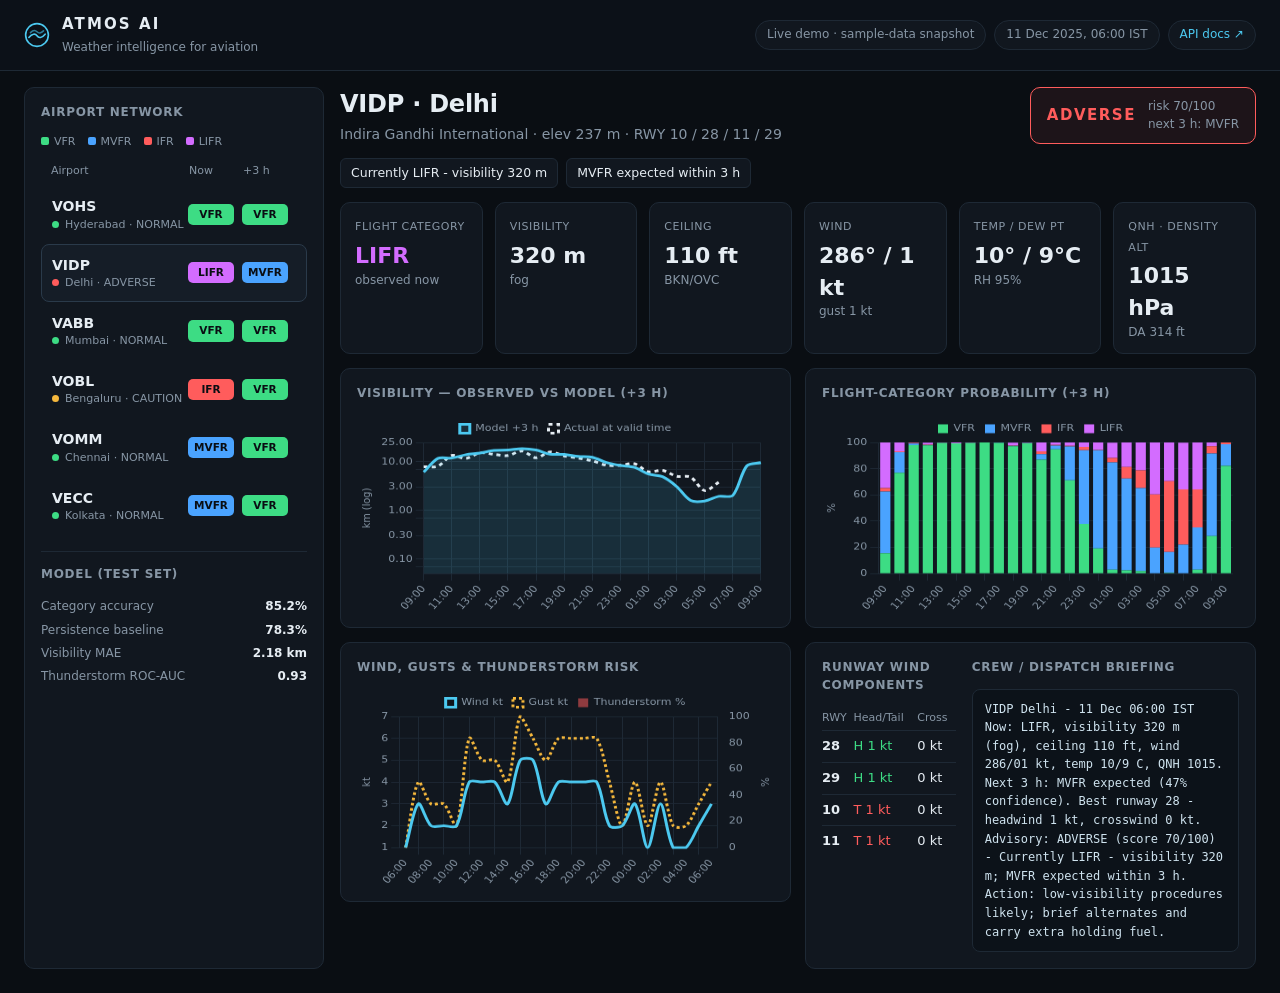
<file: docs/index.html>
<!doctype html>
<html lang="en">
<head>
  <script>window.ATMOS_STATIC = true;</script>
  <meta charset="utf-8">
  <meta name="viewport" content="width=device-width, initial-scale=1">
  <title>Atmos AI · Aviation Weather Intelligence</title>
  <link rel="icon" href="data:,">
  <link rel="stylesheet" href="static/styles.css">
  <script src="static/vendor/chart.umd.min.js"></script>
</head>
<body>
  <header class="topbar">
    <div class="brand">
      <svg viewBox="0 0 32 32" width="26" height="26" aria-hidden="true"><circle cx="16" cy="16" r="14" fill="none" stroke="#4cc9f0" stroke-width="2"/><path d="M6 19c4-5 8-5 10-2s6 3 10-2" fill="none" stroke="#4cc9f0" stroke-width="2" stroke-linecap="round"/><path d="M8 13c3-3 6-3 8-1s5 2 8-1" fill="none" stroke="#2d7d99" stroke-width="2" stroke-linecap="round"/></svg>
      <div><b>ATMOS AI</b><span>Weather intelligence for aviation</span></div>
    </div>
    <div class="meta">
      <span class="pill" id="mode">—</span>
      <span class="pill" id="clock">—</span>
      <a class="pill link" href="/docs" target="_blank">API docs ↗</a>
    </div>
  </header>

  <main class="layout">
    <aside class="panel network">
      <h3>Airport network</h3>
      <div class="legend">
        <span><i style="background:var(--vfr)"></i>VFR</span><span><i style="background:var(--mvfr)"></i>MVFR</span>
        <span><i style="background:var(--ifr)"></i>IFR</span><span><i style="background:var(--lifr)"></i>LIFR</span>
      </div>
      <div class="net-head"><span>Airport</span><span>Now</span><span>+3 h</span></div>
      <ul id="network"></ul>
      <div class="model-box" id="modelbox"></div>
    </aside>

    <section class="content">
      <div class="airport-head">
        <div>
          <h1 id="ap-title">—</h1>
          <p id="ap-sub">—</p>
        </div>
        <div class="advisory" id="advisory">
          <div class="adv-level" id="adv-level">—</div>
          <div class="adv-score" id="adv-score"></div>
        </div>
      </div>
      <ul class="reasons" id="reasons"></ul>

      <div class="cards" id="cards"></div>

      <div class="grid2">
        <div class="panel chart">
          <h3>Visibility — observed vs model (+3 h)</h3>
          <canvas id="visChart"></canvas>
        </div>
        <div class="panel chart">
          <h3>Flight-category probability (+3 h)</h3>
          <canvas id="catChart"></canvas>
        </div>
      </div>
      <div class="grid2">
        <div class="panel chart">
          <h3>Wind, gusts &amp; thunderstorm risk</h3>
          <canvas id="windChart"></canvas>
        </div>
        <div class="panel split">
          <div>
            <h3>Runway wind components</h3>
            <table id="runways"><thead><tr><th>RWY</th><th>Head/Tail</th><th>Cross</th></tr></thead><tbody></tbody></table>
          </div>
          <div>
            <h3>Crew / dispatch briefing</h3>
            <pre id="briefing">—</pre>
          </div>
        </div>
      </div>
    </section>
  </main>
  <script src="static/app.js"></script>
</body>
</html>
</file>
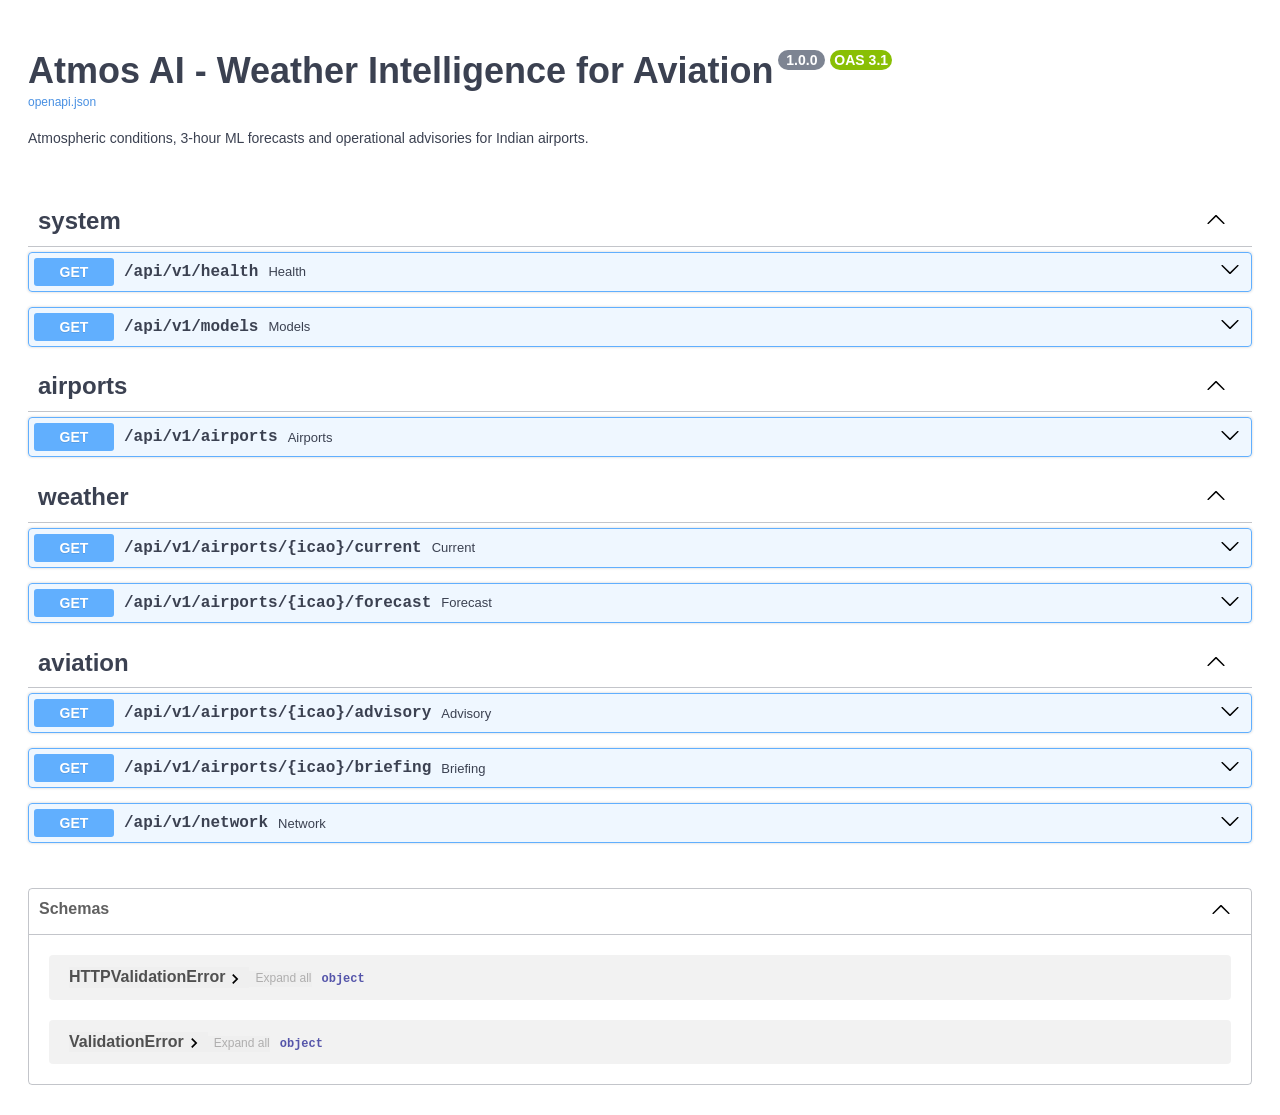
<file: docs/api.html>
<!doctype html>
<html><head><meta charset="utf-8"><title>Atmos AI - API docs</title>
<link rel="stylesheet" href="static/vendor/swagger-ui.css"></head>
<body><div id="ui"></div><script src="static/vendor/swagger-ui-bundle.js"></script>
<script>SwaggerUIBundle({ url: "openapi.json", dom_id: "#ui", supportedSubmitMethods: [] });</script>
</body></html>
</file>
<file: docs/static/styles.css>
:root {
  --bg: #0a0e13; --panel: #11171f; --panel2: #151d27; --line: #1e2935;
  --text: #e6edf3; --muted: #8796a5; --accent: #4cc9f0;
  --vfr: #3ddc84; --mvfr: #4aa3ff; --ifr: #ff5c5c; --lifr: #d36cff;
  --normal: #3ddc84; --caution: #f5b83d; --adverse: #ff5c5c;
}
* { box-sizing: border-box; margin: 0; padding: 0; }
body { background: var(--bg); color: var(--text); font: 14px/1.45 Inter, "Segoe UI", system-ui, sans-serif; }
h1 { font-size: 24px; font-weight: 700; letter-spacing: -.01em; }
h3 { font-size: 12px; font-weight: 600; text-transform: uppercase; letter-spacing: .06em; color: var(--muted); margin-bottom: 12px; }

.topbar { display: flex; justify-content: space-between; align-items: center; padding: 14px 24px; border-bottom: 1px solid var(--line); background: #0c1118; }
.brand { display: flex; gap: 12px; align-items: center; }
.brand b { display: block; letter-spacing: .14em; font-size: 15px; }
.brand span { color: var(--muted); font-size: 12px; }
.meta { display: flex; gap: 8px; }
.pill { border: 1px solid var(--line); background: var(--panel); color: var(--muted); padding: 5px 11px; border-radius: 999px; font-size: 12px; }
.pill.link { color: var(--accent); text-decoration: none; }

.layout { display: grid; grid-template-columns: 300px 1fr; gap: 16px; padding: 16px 24px 24px; }
.panel { background: var(--panel); border: 1px solid var(--line); border-radius: 10px; padding: 16px; }

.network ul { list-style: none; }
.legend { display: flex; gap: 12px; font-size: 11px; color: var(--muted); margin-bottom: 14px; }
.legend i { display: inline-block; width: 8px; height: 8px; border-radius: 2px; margin-right: 5px; }
.net-head { display: grid; grid-template-columns: 1fr 54px 54px; font-size: 11px; color: var(--muted); padding: 0 10px 6px; }
.net-row { display: grid; grid-template-columns: 1fr 54px 54px; align-items: center; padding: 10px; border-radius: 8px; cursor: pointer; border: 1px solid transparent; }
.net-row:hover { background: var(--panel2); }
.net-row.active { background: var(--panel2); border-color: #2a3a4a; }
.net-row b { font-size: 14px; } .net-row small { display: block; color: var(--muted); font-size: 11px; }
.chip { font-size: 10.5px; font-weight: 700; padding: 3px 0; width: 46px; text-align: center; border-radius: 5px; color: #0a0e13; }
.adv-dot { display: inline-block; width: 7px; height: 7px; border-radius: 50%; margin-right: 6px; }

.model-box { margin-top: 16px; padding-top: 14px; border-top: 1px solid var(--line); font-size: 12px; color: var(--muted); }
.model-box b { color: var(--text); font-weight: 600; }
.model-box div { display: flex; justify-content: space-between; padding: 3px 0; }

.content { display: flex; flex-direction: column; gap: 14px; min-width: 0; }
.airport-head { display: flex; justify-content: space-between; align-items: center; }
.airport-head p { color: var(--muted); margin-top: 2px; }
.advisory { display: flex; align-items: center; gap: 12px; padding: 10px 16px; border-radius: 10px; border: 1px solid; }
.adv-level { font-weight: 800; letter-spacing: .1em; font-size: 15px; }
.adv-score { font-size: 12px; color: var(--muted); }
.reasons { list-style: none; display: flex; flex-wrap: wrap; gap: 8px; }
.reasons li { background: var(--panel); border: 1px solid var(--line); padding: 5px 10px; border-radius: 6px; font-size: 12.5px; }

.cards { display: grid; grid-template-columns: repeat(6, 1fr); gap: 12px; }
.card { background: var(--panel); border: 1px solid var(--line); border-radius: 10px; padding: 12px 14px; }
.card label { font-size: 11px; color: var(--muted); text-transform: uppercase; letter-spacing: .05em; }
.card .v { font-size: 22px; font-weight: 700; margin-top: 4px; }
.card .s { font-size: 12px; color: var(--muted); }

.grid2 { display: grid; grid-template-columns: 1fr 1fr; gap: 14px; }
.chart { height: 260px; position: relative; }
.chart canvas { height: 200px !important; }
.split { display: grid; grid-template-columns: 0.8fr 1.6fr; gap: 16px; }
table { width: 100%; border-collapse: collapse; font-size: 13px; }
th { text-align: left; color: var(--muted); font-weight: 500; font-size: 11px; padding: 4px 0; }
td { padding: 6px 0; border-top: 1px solid var(--line); }
pre { white-space: pre-wrap; font: 12px/1.55 "DejaVu Sans Mono", Consolas, monospace; color: #cfe3ef; background: #0c1219; border: 1px solid var(--line); border-radius: 8px; padding: 10px 12px; }
</file>
<file: docs/static/vendor/swagger-ui.css>
.swagger-ui{color:#3b4151;font-family:sans-serif/*! normalize.css v7.0.0 | MIT License | github.com/necolas/normalize.css */}.swagger-ui html{line-height:1.15;-ms-text-size-adjust:100%;-webkit-text-size-adjust:100%}.swagger-ui body{margin:0}.swagger-ui article,.swagger-ui aside,.swagger-ui footer,.swagger-ui header,.swagger-ui nav,.swagger-ui section{display:block}.swagger-ui h1{font-size:2em;margin:.67em 0}.swagger-ui figcaption,.swagger-ui figure,.swagger-ui main{display:block}.swagger-ui figure{margin:1em 40px}.swagger-ui hr{box-sizing:content-box;height:0;overflow:visible}.swagger-ui pre{font-family:monospace,monospace;font-size:1em}.swagger-ui a{background-color:transparent;-webkit-text-decoration-skip:objects}.swagger-ui abbr[title]{border-bottom:none;text-decoration:underline;-webkit-text-decoration:underline dotted;text-decoration:underline dotted}.swagger-ui b,.swagger-ui strong{font-weight:inherit;font-weight:bolder}.swagger-ui code,.swagger-ui kbd,.swagger-ui samp{font-family:monospace,monospace;font-size:1em}.swagger-ui dfn{font-style:italic}.swagger-ui mark{background-color:#ff0;color:#000}.swagger-ui small{font-size:80%}.swagger-ui sub,.swagger-ui sup{font-size:75%;line-height:0;position:relative;vertical-align:baseline}.swagger-ui sub{bottom:-.25em}.swagger-ui sup{top:-.5em}.swagger-ui audio,.swagger-ui video{display:inline-block}.swagger-ui audio:not([controls]){display:none;height:0}.swagger-ui img{border-style:none}.swagger-ui svg:not(:root){overflow:hidden}.swagger-ui button,.swagger-ui input,.swagger-ui optgroup,.swagger-ui select,.swagger-ui textarea{font-family:sans-serif;font-size:100%;line-height:1.15;margin:0}.swagger-ui button,.swagger-ui input{overflow:visible}.swagger-ui button,.swagger-ui select{text-transform:none}.swagger-ui [type=reset],.swagger-ui [type=submit],.swagger-ui button,.swagger-ui html [type=button]{-webkit-appearance:button}.swagger-ui [type=button]::-moz-focus-inner,.swagger-ui [type=reset]::-moz-focus-inner,.swagger-ui [type=submit]::-moz-focus-inner,.swagger-ui button::-moz-focus-inner{border-style:none;padding:0}.swagger-ui [type=button]:-moz-focusring,.swagger-ui [type=reset]:-moz-focusring,.swagger-ui [type=submit]:-moz-focusring,.swagger-ui button:-moz-focusring{outline:1px dotted ButtonText}.swagger-ui fieldset{padding:.35em .75em .625em}.swagger-ui legend{box-sizing:border-box;color:inherit;display:table;max-width:100%;padding:0;white-space:normal}.swagger-ui progress{display:inline-block;vertical-align:baseline}.swagger-ui textarea{overflow:auto}.swagger-ui [type=checkbox],.swagger-ui [type=radio]{box-sizing:border-box;padding:0}.swagger-ui [type=number]::-webkit-inner-spin-button,.swagger-ui [type=number]::-webkit-outer-spin-button{height:auto}.swagger-ui [type=search]{-webkit-appearance:textfield;outline-offset:-2px}.swagger-ui [type=search]::-webkit-search-cancel-button,.swagger-ui [type=search]::-webkit-search-decoration{-webkit-appearance:none}.swagger-ui ::-webkit-file-upload-button{-webkit-appearance:button;font:inherit}.swagger-ui details,.swagger-ui menu{display:block}.swagger-ui summary{display:list-item}.swagger-ui canvas{display:inline-block}.swagger-ui [hidden],.swagger-ui template{display:none}.swagger-ui .debug *{outline:1px solid gold}.swagger-ui .debug-white *{outline:1px solid #fff}.swagger-ui .debug-black *{outline:1px solid #000}.swagger-ui .debug-grid{background:transparent url([data-uri]) repeat 0 0}.swagger-ui .debug-grid-16{background:transparent url([data-uri]) repeat 0 0}.swagger-ui .debug-grid-8-solid{background:#fff url([data-uri]) repeat 0 0}.swagger-ui .debug-grid-16-solid{background:#fff url([data-uri]) repeat 0 0}.swagger-ui .border-box,.swagger-ui a,.swagger-ui article,.swagger-ui body,.swagger-ui code,.swagger-ui dd,.swagger-ui div,.swagger-ui dl,.swagger-ui dt,.swagger-ui fieldset,.swagger-ui footer,.swagger-ui form,.swagger-ui h1,.swagger-ui h2,.swagger-ui h3,.swagger-ui h4,.swagger-ui h5,.swagger-ui h6,.swagger-ui header,.swagger-ui html,.swagger-ui input[type=email],.swagger-ui input[type=number],.swagger-ui input[type=password],.swagger-ui input[type=tel],.swagger-ui input[type=text],.swagger-ui input[type=url],.swagger-ui legend,.swagger-ui li,.swagger-ui main,.swagger-ui ol,.swagger-ui p,.swagger-ui pre,.swagger-ui section,.swagger-ui table,.swagger-ui td,.swagger-ui textarea,.swagger-ui th,.swagger-ui tr,.swagger-ui ul{box-sizing:border-box}.swagger-ui .aspect-ratio{height:0;position:relative}.swagger-ui .aspect-ratio--16x9{padding-bottom:56.25%}.swagger-ui .aspect-ratio--9x16{padding-bottom:177.77%}.swagger-ui .aspect-ratio--4x3{padding-bottom:75%}.swagger-ui .aspect-ratio--3x4{padding-bottom:133.33%}.swagger-ui .aspect-ratio--6x4{padding-bottom:66.6%}.swagger-ui .aspect-ratio--4x6{padding-bottom:150%}.swagger-ui .aspect-ratio--8x5{padding-bottom:62.5%}.swagger-ui .aspect-ratio--5x8{padding-bottom:160%}.swagger-ui .aspect-ratio--7x5{padding-bottom:71.42%}.swagger-ui .aspect-ratio--5x7{padding-bottom:140%}.swagger-ui .aspect-ratio--1x1{padding-bottom:100%}.swagger-ui .aspect-ratio--object{bottom:0;height:100%;left:0;position:absolute;right:0;top:0;width:100%;z-index:100}@media screen and (min-width:30em){.swagger-ui .aspect-ratio-ns{height:0;position:relative}.swagger-ui .aspect-ratio--16x9-ns{padding-bottom:56.25%}.swagger-ui .aspect-ratio--9x16-ns{padding-bottom:177.77%}.swagger-ui .aspect-ratio--4x3-ns{padding-bottom:75%}.swagger-ui .aspect-ratio--3x4-ns{padding-bottom:133.33%}.swagger-ui .aspect-ratio--6x4-ns{padding-bottom:66.6%}.swagger-ui .aspect-ratio--4x6-ns{padding-bottom:150%}.swagger-ui .aspect-ratio--8x5-ns{padding-bottom:62.5%}.swagger-ui .aspect-ratio--5x8-ns{padding-bottom:160%}.swagger-ui .aspect-ratio--7x5-ns{padding-bottom:71.42%}.swagger-ui .aspect-ratio--5x7-ns{padding-bottom:140%}.swagger-ui .aspect-ratio--1x1-ns{padding-bottom:100%}.swagger-ui .aspect-ratio--object-ns{bottom:0;height:100%;left:0;position:absolute;right:0;top:0;width:100%;z-index:100}}@media screen and (min-width:30em)and (max-width:60em){.swagger-ui .aspect-ratio-m{height:0;position:relative}.swagger-ui .aspect-ratio--16x9-m{padding-bottom:56.25%}.swagger-ui .aspect-ratio--9x16-m{padding-bottom:177.77%}.swagger-ui .aspect-ratio--4x3-m{padding-bottom:75%}.swagger-ui .aspect-ratio--3x4-m{padding-bottom:133.33%}.swagger-ui .aspect-ratio--6x4-m{padding-bottom:66.6%}.swagger-ui .aspect-ratio--4x6-m{padding-bottom:150%}.swagger-ui .aspect-ratio--8x5-m{padding-bottom:62.5%}.swagger-ui .aspect-ratio--5x8-m{padding-bottom:160%}.swagger-ui .aspect-ratio--7x5-m{padding-bottom:71.42%}.swagger-ui .aspect-ratio--5x7-m{padding-bottom:140%}.swagger-ui .aspect-ratio--1x1-m{padding-bottom:100%}.swagger-ui .aspect-ratio--object-m{bottom:0;height:100%;left:0;position:absolute;right:0;top:0;width:100%;z-index:100}}@media screen and (min-width:60em){.swagger-ui .aspect-ratio-l{height:0;position:relative}.swagger-ui .aspect-ratio--16x9-l{padding-bottom:56.25%}.swagger-ui .aspect-ratio--9x16-l{padding-bottom:177.77%}.swagger-ui .aspect-ratio--4x3-l{padding-bottom:75%}.swagger-ui .aspect-ratio--3x4-l{padding-bottom:133.33%}.swagger-ui .aspect-ratio--6x4-l{padding-bottom:66.6%}.swagger-ui .aspect-ratio--4x6-l{padding-bottom:150%}.swagger-ui .aspect-ratio--8x5-l{padding-bottom:62.5%}.swagger-ui .aspect-ratio--5x8-l{padding-bottom:160%}.swagger-ui .aspect-ratio--7x5-l{padding-bottom:71.42%}.swagger-ui .aspect-ratio--5x7-l{padding-bottom:140%}.swagger-ui .aspect-ratio--1x1-l{padding-bottom:100%}.swagger-ui .aspect-ratio--object-l{bottom:0;height:100%;left:0;position:absolute;right:0;top:0;width:100%;z-index:100}}.swagger-ui img{max-width:100%}.swagger-ui .cover{background-size:cover!important}.swagger-ui .contain{background-size:contain!important}@media screen and (min-width:30em){.swagger-ui .cover-ns{background-size:cover!important}.swagger-ui .contain-ns{background-size:contain!important}}@media screen and (min-width:30em)and (max-width:60em){.swagger-ui .cover-m{background-size:cover!important}.swagger-ui .contain-m{background-size:contain!important}}@media screen and (min-width:60em){.swagger-ui .cover-l{background-size:cover!important}.swagger-ui .contain-l{background-size:contain!important}}.swagger-ui .bg-center{background-position:50%;background-repeat:no-repeat}.swagger-ui .bg-top{background-position:top;background-repeat:no-repeat}.swagger-ui .bg-right{background-position:100%;background-repeat:no-repeat}.swagger-ui .bg-bottom{background-position:bottom;background-repeat:no-repeat}.swagger-ui .bg-left{background-position:0;background-repeat:no-repeat}@media screen and (min-width:30em){.swagger-ui .bg-center-ns{background-position:50%;background-repeat:no-repeat}.swagger-ui .bg-top-ns{background-position:top;background-repeat:no-repeat}.swagger-ui .bg-right-ns{background-position:100%;background-repeat:no-repeat}.swagger-ui .bg-bottom-ns{background-position:bottom;background-repeat:no-repeat}.swagger-ui .bg-left-ns{background-position:0;background-repeat:no-repeat}}@media screen and (min-width:30em)and (max-width:60em){.swagger-ui .bg-center-m{background-position:50%;background-repeat:no-repeat}.swagger-ui .bg-top-m{background-position:top;background-repeat:no-repeat}.swagger-ui .bg-right-m{background-position:100%;background-repeat:no-repeat}.swagger-ui .bg-bottom-m{background-position:bottom;background-repeat:no-repeat}.swagger-ui .bg-left-m{background-position:0;background-repeat:no-repeat}}@media screen and (min-width:60em){.swagger-ui .bg-center-l{background-position:50%;background-repeat:no-repeat}.swagger-ui .bg-top-l{background-position:top;background-repeat:no-repeat}.swagger-ui .bg-right-l{background-position:100%;background-repeat:no-repeat}.swagger-ui .bg-bottom-l{background-position:bottom;background-repeat:no-repeat}.swagger-ui .bg-left-l{background-position:0;background-repeat:no-repeat}}.swagger-ui .outline{outline:1px solid}.swagger-ui .outline-transparent{outline:1px solid transparent}.swagger-ui .outline-0{outline:0}@media screen and (min-width:30em){.swagger-ui .outline-ns{outline:1px solid}.swagger-ui .outline-transparent-ns{outline:1px solid transparent}.swagger-ui .outline-0-ns{outline:0}}@media screen and (min-width:30em)and (max-width:60em){.swagger-ui .outline-m{outline:1px solid}.swagger-ui .outline-transparent-m{outline:1px solid transparent}.swagger-ui .outline-0-m{outline:0}}@media screen and (min-width:60em){.swagger-ui .outline-l{outline:1px solid}.swagger-ui .outline-transparent-l{outline:1px solid transparent}.swagger-ui .outline-0-l{outline:0}}.swagger-ui .ba{border-style:solid;border-width:1px}.swagger-ui .bt{border-top-style:solid;border-top-width:1px}.swagger-ui .br{border-right-style:solid;border-right-width:1px}.swagger-ui .bb{border-bottom-style:solid;border-bottom-width:1px}.swagger-ui .bl{border-left-style:solid;border-left-width:1px}.swagger-ui .bn{border-style:none;border-width:0}@media screen and (min-width:30em){.swagger-ui .ba-ns{border-style:solid;border-width:1px}.swagger-ui .bt-ns{border-top-style:solid;border-top-width:1px}.swagger-ui .br-ns{border-right-style:solid;border-right-width:1px}.swagger-ui .bb-ns{border-bottom-style:solid;border-bottom-width:1px}.swagger-ui .bl-ns{border-left-style:solid;border-left-width:1px}.swagger-ui .bn-ns{border-style:none;border-width:0}}@media screen and (min-width:30em)and (max-width:60em){.swagger-ui .ba-m{border-style:solid;border-width:1px}.swagger-ui .bt-m{border-top-style:solid;border-top-width:1px}.swagger-ui .br-m{border-right-style:solid;border-right-width:1px}.swagger-ui .bb-m{border-bottom-style:solid;border-bottom-width:1px}.swagger-ui .bl-m{border-left-style:solid;border-left-width:1px}.swagger-ui .bn-m{border-style:none;border-width:0}}@media screen and (min-width:60em){.swagger-ui .ba-l{border-style:solid;border-width:1px}.swagger-ui .bt-l{border-top-style:solid;border-top-width:1px}.swagger-ui .br-l{border-right-style:solid;border-right-width:1px}.swagger-ui .bb-l{border-bottom-style:solid;border-bottom-width:1px}.swagger-ui .bl-l{border-left-style:solid;border-left-width:1px}.swagger-ui .bn-l{border-style:none;border-width:0}}.swagger-ui .b--black{border-color:#000}.swagger-ui .b--near-black{border-color:#111}.swagger-ui .b--dark-gray{border-color:#333}.swagger-ui .b--mid-gray{border-color:#555}.swagger-ui .b--gray{border-color:#777}.swagger-ui .b--silver{border-color:#999}.swagger-ui .b--light-silver{border-color:#aaa}.swagger-ui .b--moon-gray{border-color:#ccc}.swagger-ui .b--light-gray{border-color:#eee}.swagger-ui .b--near-white{border-color:#f4f4f4}.swagger-ui .b--white{border-color:#fff}.swagger-ui .b--white-90{border-color:hsla(0,0%,100%,.9)}.swagger-ui .b--white-80{border-color:hsla(0,0%,100%,.8)}.swagger-ui .b--white-70{border-color:hsla(0,0%,100%,.7)}.swagger-ui .b--white-60{border-color:hsla(0,0%,100%,.6)}.swagger-ui .b--white-50{border-color:hsla(0,0%,100%,.5)}.swagger-ui .b--white-40{border-color:hsla(0,0%,100%,.4)}.swagger-ui .b--white-30{border-color:hsla(0,0%,100%,.3)}.swagger-ui .b--white-20{border-color:hsla(0,0%,100%,.2)}.swagger-ui .b--white-10{border-color:hsla(0,0%,100%,.1)}.swagger-ui .b--white-05{border-color:hsla(0,0%,100%,.05)}.swagger-ui .b--white-025{border-color:hsla(0,0%,100%,.025)}.swagger-ui .b--white-0125{border-color:hsla(0,0%,100%,.013)}.swagger-ui .b--black-90{border-color:rgba(0,0,0,.9)}.swagger-ui .b--black-80{border-color:rgba(0,0,0,.8)}.swagger-ui .b--black-70{border-color:rgba(0,0,0,.7)}.swagger-ui .b--black-60{border-color:rgba(0,0,0,.6)}.swagger-ui .b--black-50{border-color:rgba(0,0,0,.5)}.swagger-ui .b--black-40{border-color:rgba(0,0,0,.4)}.swagger-ui .b--black-30{border-color:rgba(0,0,0,.3)}.swagger-ui .b--black-20{border-color:rgba(0,0,0,.2)}.swagger-ui .b--black-10{border-color:rgba(0,0,0,.1)}.swagger-ui .b--black-05{border-color:rgba(0,0,0,.05)}.swagger-ui .b--black-025{border-color:rgba(0,0,0,.025)}.swagger-ui .b--black-0125{border-color:rgba(0,0,0,.013)}.swagger-ui .b--dark-red{border-color:#e7040f}.swagger-ui .b--red{border-color:#ff4136}.swagger-ui .b--light-red{border-color:#ff725c}.swagger-ui .b--orange{border-color:#ff6300}.swagger-ui .b--gold{border-color:#ffb700}.swagger-ui .b--yellow{border-color:gold}.swagger-ui .b--light-yellow{border-color:#fbf1a9}.swagger-ui .b--purple{border-color:#5e2ca5}.swagger-ui .b--light-purple{border-color:#a463f2}.swagger-ui .b--dark-pink{border-color:#d5008f}.swagger-ui .b--hot-pink{border-color:#ff41b4}.swagger-ui .b--pink{border-color:#ff80cc}.swagger-ui .b--light-pink{border-color:#ffa3d7}.swagger-ui .b--dark-green{border-color:#137752}.swagger-ui .b--green{border-color:#19a974}.swagger-ui .b--light-green{border-color:#9eebcf}.swagger-ui .b--navy{border-color:#001b44}.swagger-ui .b--dark-blue{border-color:#00449e}.swagger-ui .b--blue{border-color:#357edd}.swagger-ui .b--light-blue{border-color:#96ccff}.swagger-ui .b--lightest-blue{border-color:#cdecff}.swagger-ui .b--washed-blue{border-color:#f6fffe}.swagger-ui .b--washed-green{border-color:#e8fdf5}.swagger-ui .b--washed-yellow{border-color:#fffceb}.swagger-ui .b--washed-red{border-color:#ffdfdf}.swagger-ui .b--transparent{border-color:transparent}.swagger-ui .b--inherit{border-color:inherit}.swagger-ui .br0{border-radius:0}.swagger-ui .br1{border-radius:.125rem}.swagger-ui .br2{border-radius:.25rem}.swagger-ui .br3{border-radius:.5rem}.swagger-ui .br4{border-radius:1rem}.swagger-ui .br-100{border-radius:100%}.swagger-ui .br-pill{border-radius:9999px}.swagger-ui .br--bottom{border-top-left-radius:0;border-top-right-radius:0}.swagger-ui .br--top{border-bottom-left-radius:0;border-bottom-right-radius:0}.swagger-ui .br--right{border-bottom-left-radius:0;border-top-left-radius:0}.swagger-ui .br--left{border-bottom-right-radius:0;border-top-right-radius:0}@media screen and (min-width:30em){.swagger-ui .br0-ns{border-radius:0}.swagger-ui .br1-ns{border-radius:.125rem}.swagger-ui .br2-ns{border-radius:.25rem}.swagger-ui .br3-ns{border-radius:.5rem}.swagger-ui .br4-ns{border-radius:1rem}.swagger-ui .br-100-ns{border-radius:100%}.swagger-ui .br-pill-ns{border-radius:9999px}.swagger-ui .br--bottom-ns{border-top-left-radius:0;border-top-right-radius:0}.swagger-ui .br--top-ns{border-bottom-left-radius:0;border-bottom-right-radius:0}.swagger-ui .br--right-ns{border-bottom-left-radius:0;border-top-left-radius:0}.swagger-ui .br--left-ns{border-bottom-right-radius:0;border-top-right-radius:0}}@media screen and (min-width:30em)and (max-width:60em){.swagger-ui .br0-m{border-radius:0}.swagger-ui .br1-m{border-radius:.125rem}.swagger-ui .br2-m{border-radius:.25rem}.swagger-ui .br3-m{border-radius:.5rem}.swagger-ui .br4-m{border-radius:1rem}.swagger-ui .br-100-m{border-radius:100%}.swagger-ui .br-pill-m{border-radius:9999px}.swagger-ui .br--bottom-m{border-top-left-radius:0;border-top-right-radius:0}.swagger-ui .br--top-m{border-bottom-left-radius:0;border-bottom-right-radius:0}.swagger-ui .br--right-m{border-bottom-left-radius:0;border-top-left-radius:0}.swagger-ui .br--left-m{border-bottom-right-radius:0;border-top-right-radius:0}}@media screen and (min-width:60em){.swagger-ui .br0-l{border-radius:0}.swagger-ui .br1-l{border-radius:.125rem}.swagger-ui .br2-l{border-radius:.25rem}.swagger-ui .br3-l{border-radius:.5rem}.swagger-ui .br4-l{border-radius:1rem}.swagger-ui .br-100-l{border-radius:100%}.swagger-ui .br-pill-l{border-radius:9999px}.swagger-ui .br--bottom-l{border-top-left-radius:0;border-top-right-radius:0}.swagger-ui .br--top-l{border-bottom-left-radius:0;border-bottom-right-radius:0}.swagger-ui .br--right-l{border-bottom-left-radius:0;border-top-left-radius:0}.swagger-ui .br--left-l{border-bottom-right-radius:0;border-top-right-radius:0}}.swagger-ui .b--dotted{border-style:dotted}.swagger-ui .b--dashed{border-style:dashed}.swagger-ui .b--solid{border-style:solid}.swagger-ui .b--none{border-style:none}@media screen and (min-width:30em){.swagger-ui .b--dotted-ns{border-style:dotted}.swagger-ui .b--dashed-ns{border-style:dashed}.swagger-ui .b--solid-ns{border-style:solid}.swagger-ui .b--none-ns{border-style:none}}@media screen and (min-width:30em)and (max-width:60em){.swagger-ui .b--dotted-m{border-style:dotted}.swagger-ui .b--dashed-m{border-style:dashed}.swagger-ui .b--solid-m{border-style:solid}.swagger-ui .b--none-m{border-style:none}}@media screen and (min-width:60em){.swagger-ui .b--dotted-l{border-style:dotted}.swagger-ui .b--dashed-l{border-style:dashed}.swagger-ui .b--solid-l{border-style:solid}.swagger-ui .b--none-l{border-style:none}}.swagger-ui .bw0{border-width:0}.swagger-ui .bw1{border-width:.125rem}.swagger-ui .bw2{border-width:.25rem}.swagger-ui .bw3{border-width:.5rem}.swagger-ui .bw4{border-width:1rem}.swagger-ui .bw5{border-width:2rem}.swagger-ui .bt-0{border-top-width:0}.swagger-ui .br-0{border-right-width:0}.swagger-ui .bb-0{border-bottom-width:0}.swagger-ui .bl-0{border-left-width:0}@media screen and (min-width:30em){.swagger-ui .bw0-ns{border-width:0}.swagger-ui .bw1-ns{border-width:.125rem}.swagger-ui .bw2-ns{border-width:.25rem}.swagger-ui .bw3-ns{border-width:.5rem}.swagger-ui .bw4-ns{border-width:1rem}.swagger-ui .bw5-ns{border-width:2rem}.swagger-ui .bt-0-ns{border-top-width:0}.swagger-ui .br-0-ns{border-right-width:0}.swagger-ui .bb-0-ns{border-bottom-width:0}.swagger-ui .bl-0-ns{border-left-width:0}}@media screen and (min-width:30em)and (max-width:60em){.swagger-ui .bw0-m{border-width:0}.swagger-ui .bw1-m{border-width:.125rem}.swagger-ui .bw2-m{border-width:.25rem}.swagger-ui .bw3-m{border-width:.5rem}.swagger-ui .bw4-m{border-width:1rem}.swagger-ui .bw5-m{border-width:2rem}.swagger-ui .bt-0-m{border-top-width:0}.swagger-ui .br-0-m{border-right-width:0}.swagger-ui .bb-0-m{border-bottom-width:0}.swagger-ui .bl-0-m{border-left-width:0}}@media screen and (min-width:60em){.swagger-ui .bw0-l{border-width:0}.swagger-ui .bw1-l{border-width:.125rem}.swagger-ui .bw2-l{border-width:.25rem}.swagger-ui .bw3-l{border-width:.5rem}.swagger-ui .bw4-l{border-width:1rem}.swagger-ui .bw5-l{border-width:2rem}.swagger-ui .bt-0-l{border-top-width:0}.swagger-ui .br-0-l{border-right-width:0}.swagger-ui .bb-0-l{border-bottom-width:0}.swagger-ui .bl-0-l{border-left-width:0}}.swagger-ui .shadow-1{box-shadow:0 0 4px 2px rgba(0,0,0,.2)}.swagger-ui .shadow-2{box-shadow:0 0 8px 2px rgba(0,0,0,.2)}.swagger-ui .shadow-3{box-shadow:2px 2px 4px 2px rgba(0,0,0,.2)}.swagger-ui .shadow-4{box-shadow:2px 2px 8px 0 rgba(0,0,0,.2)}.swagger-ui .shadow-5{box-shadow:4px 4px 8px 0 rgba(0,0,0,.2)}@media screen and (min-width:30em){.swagger-ui .shadow-1-ns{box-shadow:0 0 4px 2px rgba(0,0,0,.2)}.swagger-ui .shadow-2-ns{box-shadow:0 0 8px 2px rgba(0,0,0,.2)}.swagger-ui .shadow-3-ns{box-shadow:2px 2px 4px 2px rgba(0,0,0,.2)}.swagger-ui .shadow-4-ns{box-shadow:2px 2px 8px 0 rgba(0,0,0,.2)}.swagger-ui .shadow-5-ns{box-shadow:4px 4px 8px 0 rgba(0,0,0,.2)}}@media screen and (min-width:30em)and (max-width:60em){.swagger-ui .shadow-1-m{box-shadow:0 0 4px 2px rgba(0,0,0,.2)}.swagger-ui .shadow-2-m{box-shadow:0 0 8px 2px rgba(0,0,0,.2)}.swagger-ui .shadow-3-m{box-shadow:2px 2px 4px 2px rgba(0,0,0,.2)}.swagger-ui .shadow-4-m{box-shadow:2px 2px 8px 0 rgba(0,0,0,.2)}.swagger-ui .shadow-5-m{box-shadow:4px 4px 8px 0 rgba(0,0,0,.2)}}@media screen and (min-width:60em){.swagger-ui .shadow-1-l{box-shadow:0 0 4px 2px rgba(0,0,0,.2)}.swagger-ui .shadow-2-l{box-shadow:0 0 8px 2px rgba(0,0,0,.2)}.swagger-ui .shadow-3-l{box-shadow:2px 2px 4px 2px rgba(0,0,0,.2)}.swagger-ui .shadow-4-l{box-shadow:2px 2px 8px 0 rgba(0,0,0,.2)}.swagger-ui .shadow-5-l{box-shadow:4px 4px 8px 0 rgba(0,0,0,.2)}}.swagger-ui .pre{overflow-x:auto;overflow-y:hidden;overflow:scroll}.swagger-ui .top-0{top:0}.swagger-ui .right-0{right:0}.swagger-ui .bottom-0{bottom:0}.swagger-ui .left-0{left:0}.swagger-ui .top-1{top:1rem}.swagger-ui .right-1{right:1rem}.swagger-ui .bottom-1{bottom:1rem}.swagger-ui .left-1{left:1rem}.swagger-ui .top-2{top:2rem}.swagger-ui .right-2{right:2rem}.swagger-ui .bottom-2{bottom:2rem}.swagger-ui .left-2{left:2rem}.swagger-ui .top--1{top:-1rem}.swagger-ui .right--1{right:-1rem}.swagger-ui .bottom--1{bottom:-1rem}.swagger-ui .left--1{left:-1rem}.swagger-ui .top--2{top:-2rem}.swagger-ui .right--2{right:-2rem}.swagger-ui .bottom--2{bottom:-2rem}.swagger-ui .left--2{left:-2rem}.swagger-ui .absolute--fill{bottom:0;left:0;right:0;top:0}@media screen and (min-width:30em){.swagger-ui .top-0-ns{top:0}.swagger-ui .left-0-ns{left:0}.swagger-ui .right-0-ns{right:0}.swagger-ui .bottom-0-ns{bottom:0}.swagger-ui .top-1-ns{top:1rem}.swagger-ui .left-1-ns{left:1rem}.swagger-ui .right-1-ns{right:1rem}.swagger-ui .bottom-1-ns{bottom:1rem}.swagger-ui .top-2-ns{top:2rem}.swagger-ui .left-2-ns{left:2rem}.swagger-ui .right-2-ns{right:2rem}.swagger-ui .bottom-2-ns{bottom:2rem}.swagger-ui .top--1-ns{top:-1rem}.swagger-ui .right--1-ns{right:-1rem}.swagger-ui .bottom--1-ns{bottom:-1rem}.swagger-ui .left--1-ns{left:-1rem}.swagger-ui .top--2-ns{top:-2rem}.swagger-ui .right--2-ns{right:-2rem}.swagger-ui .bottom--2-ns{bottom:-2rem}.swagger-ui .left--2-ns{left:-2rem}.swagger-ui .absolute--fill-ns{bottom:0;left:0;right:0;top:0}}@media screen and (min-width:30em)and (max-width:60em){.swagger-ui .top-0-m{top:0}.swagger-ui .left-0-m{left:0}.swagger-ui .right-0-m{right:0}.swagger-ui .bottom-0-m{bottom:0}.swagger-ui .top-1-m{top:1rem}.swagger-ui .left-1-m{left:1rem}.swagger-ui .right-1-m{right:1rem}.swagger-ui .bottom-1-m{bottom:1rem}.swagger-ui .top-2-m{top:2rem}.swagger-ui .left-2-m{left:2rem}.swagger-ui .right-2-m{right:2rem}.swagger-ui .bottom-2-m{bottom:2rem}.swagger-ui .top--1-m{top:-1rem}.swagger-ui .right--1-m{right:-1rem}.swagger-ui .bottom--1-m{bottom:-1rem}.swagger-ui .left--1-m{left:-1rem}.swagger-ui .top--2-m{top:-2rem}.swagger-ui .right--2-m{right:-2rem}.swagger-ui .bottom--2-m{bottom:-2rem}.swagger-ui .left--2-m{left:-2rem}.swagger-ui .absolute--fill-m{bottom:0;left:0;right:0;top:0}}@media screen and (min-width:60em){.swagger-ui .top-0-l{top:0}.swagger-ui .left-0-l{left:0}.swagger-ui .right-0-l{right:0}.swagger-ui .bottom-0-l{bottom:0}.swagger-ui .top-1-l{top:1rem}.swagger-ui .left-1-l{left:1rem}.swagger-ui .right-1-l{right:1rem}.swagger-ui .bottom-1-l{bottom:1rem}.swagger-ui .top-2-l{top:2rem}.swagger-ui .left-2-l{left:2rem}.swagger-ui .right-2-l{right:2rem}.swagger-ui .bottom-2-l{bottom:2rem}.swagger-ui .top--1-l{top:-1rem}.swagger-ui .right--1-l{right:-1rem}.swagger-ui .bottom--1-l{bottom:-1rem}.swagger-ui .left--1-l{left:-1rem}.swagger-ui .top--2-l{top:-2rem}.swagger-ui .right--2-l{right:-2rem}.swagger-ui .bottom--2-l{bottom:-2rem}.swagger-ui .left--2-l{left:-2rem}.swagger-ui .absolute--fill-l{bottom:0;left:0;right:0;top:0}}.swagger-ui .cf:after,.swagger-ui .cf:before{content:" ";display:table}.swagger-ui .cf:after{clear:both}.swagger-ui .cf{zoom:1}.swagger-ui .cl{clear:left}.swagger-ui .cr{clear:right}.swagger-ui .cb{clear:both}.swagger-ui .cn{clear:none}@media screen and (min-width:30em){.swagger-ui .cl-ns{clear:left}.swagger-ui .cr-ns{clear:right}.swagger-ui .cb-ns{clear:both}.swagger-ui .cn-ns{clear:none}}@media screen and (min-width:30em)and (max-width:60em){.swagger-ui .cl-m{clear:left}.swagger-ui .cr-m{clear:right}.swagger-ui .cb-m{clear:both}.swagger-ui .cn-m{clear:none}}@media screen and (min-width:60em){.swagger-ui .cl-l{clear:left}.swagger-ui .cr-l{clear:right}.swagger-ui .cb-l{clear:both}.swagger-ui .cn-l{clear:none}}.swagger-ui .flex{display:flex}.swagger-ui .inline-flex{display:inline-flex}.swagger-ui .flex-auto{flex:1 1 auto;min-height:0;min-width:0}.swagger-ui .flex-none{flex:none}.swagger-ui .flex-column{flex-direction:column}.swagger-ui .flex-row{flex-direction:row}.swagger-ui .flex-wrap{flex-wrap:wrap}.swagger-ui .flex-nowrap{flex-wrap:nowrap}.swagger-ui .flex-wrap-reverse{flex-wrap:wrap-reverse}.swagger-ui .flex-column-reverse{flex-direction:column-reverse}.swagger-ui .flex-row-reverse{flex-direction:row-reverse}.swagger-ui .items-start{align-items:flex-start}.swagger-ui .items-end{align-items:flex-end}.swagger-ui .items-center{align-items:center}.swagger-ui .items-baseline{align-items:baseline}.swagger-ui .items-stretch{align-items:stretch}.swagger-ui .self-start{align-self:flex-start}.swagger-ui .self-end{align-self:flex-end}.swagger-ui .self-center{align-self:center}.swagger-ui .self-baseline{align-self:baseline}.swagger-ui .self-stretch{align-self:stretch}.swagger-ui .justify-start{justify-content:flex-start}.swagger-ui .justify-end{justify-content:flex-end}.swagger-ui .justify-center{justify-content:center}.swagger-ui .justify-between{justify-content:space-between}.swagger-ui .justify-around{justify-content:space-around}.swagger-ui .content-start{align-content:flex-start}.swagger-ui .content-end{align-content:flex-end}.swagger-ui .content-center{align-content:center}.swagger-ui .content-between{align-content:space-between}.swagger-ui .content-around{align-content:space-around}.swagger-ui .content-stretch{align-content:stretch}.swagger-ui .order-0{order:0}.swagger-ui .order-1{order:1}.swagger-ui .order-2{order:2}.swagger-ui .order-3{order:3}.swagger-ui .order-4{order:4}.swagger-ui .order-5{order:5}.swagger-ui .order-6{order:6}.swagger-ui .order-7{order:7}.swagger-ui .order-8{order:8}.swagger-ui .order-last{order:99999}.swagger-ui .flex-grow-0{flex-grow:0}.swagger-ui .flex-grow-1{flex-grow:1}.swagger-ui .flex-shrink-0{flex-shrink:0}.swagger-ui .flex-shrink-1{flex-shrink:1}@media screen and (min-width:30em){.swagger-ui .flex-ns{display:flex}.swagger-ui .inline-flex-ns{display:inline-flex}.swagger-ui .flex-auto-ns{flex:1 1 auto;min-height:0;min-width:0}.swagger-ui .flex-none-ns{flex:none}.swagger-ui .flex-column-ns{flex-direction:column}.swagger-ui .flex-row-ns{flex-direction:row}.swagger-ui .flex-wrap-ns{flex-wrap:wrap}.swagger-ui .flex-nowrap-ns{flex-wrap:nowrap}.swagger-ui .flex-wrap-reverse-ns{flex-wrap:wrap-reverse}.swagger-ui .flex-column-reverse-ns{flex-direction:column-reverse}.swagger-ui .flex-row-reverse-ns{flex-direction:row-reverse}.swagger-ui .items-start-ns{align-items:flex-start}.swagger-ui .items-end-ns{align-items:flex-end}.swagger-ui .items-center-ns{align-items:center}.swagger-ui .items-baseline-ns{align-items:baseline}.swagger-ui .items-stretch-ns{align-items:stretch}.swagger-ui .self-start-ns{align-self:flex-start}.swagger-ui .self-end-ns{align-self:flex-end}.swagger-ui .self-center-ns{align-self:center}.swagger-ui .self-baseline-ns{align-self:baseline}.swagger-ui .self-stretch-ns{align-self:stretch}.swagger-ui .justify-start-ns{justify-content:flex-start}.swagger-ui .justify-end-ns{justify-content:flex-end}.swagger-ui .justify-center-ns{justify-content:center}.swagger-ui .justify-between-ns{justify-content:space-between}.swagger-ui .justify-around-ns{justify-content:space-around}.swagger-ui .content-start-ns{align-content:flex-start}.swagger-ui .content-end-ns{align-content:flex-end}.swagger-ui .content-center-ns{align-content:center}.swagger-ui .content-between-ns{align-content:space-between}.swagger-ui .content-around-ns{align-content:space-around}.swagger-ui .content-stretch-ns{align-content:stretch}.swagger-ui .order-0-ns{order:0}.swagger-ui .order-1-ns{order:1}.swagger-ui .order-2-ns{order:2}.swagger-ui .order-3-ns{order:3}.swagger-ui .order-4-ns{order:4}.swagger-ui .order-5-ns{order:5}.swagger-ui .order-6-ns{order:6}.swagger-ui .order-7-ns{order:7}.swagger-ui .order-8-ns{order:8}.swagger-ui .order-last-ns{order:99999}.swagger-ui .flex-grow-0-ns{flex-grow:0}.swagger-ui .flex-grow-1-ns{flex-grow:1}.swagger-ui .flex-shrink-0-ns{flex-shrink:0}.swagger-ui .flex-shrink-1-ns{flex-shrink:1}}@media screen and (min-width:30em)and (max-width:60em){.swagger-ui .flex-m{display:flex}.swagger-ui .inline-flex-m{display:inline-flex}.swagger-ui .flex-auto-m{flex:1 1 auto;min-height:0;min-width:0}.swagger-ui .flex-none-m{flex:none}.swagger-ui .flex-column-m{flex-direction:column}.swagger-ui .flex-row-m{flex-direction:row}.swagger-ui .flex-wrap-m{flex-wrap:wrap}.swagger-ui .flex-nowrap-m{flex-wrap:nowrap}.swagger-ui .flex-wrap-reverse-m{flex-wrap:wrap-reverse}.swagger-ui .flex-column-reverse-m{flex-direction:column-reverse}.swagger-ui .flex-row-reverse-m{flex-direction:row-reverse}.swagger-ui .items-start-m{align-items:flex-start}.swagger-ui .items-end-m{align-items:flex-end}.swagger-ui .items-center-m{align-items:center}.swagger-ui .items-baseline-m{align-items:baseline}.swagger-ui .items-stretch-m{align-items:stretch}.swagger-ui .self-start-m{align-self:flex-start}.swagger-ui .self-end-m{align-self:flex-end}.swagger-ui .self-center-m{align-self:center}.swagger-ui .self-baseline-m{align-self:baseline}.swagger-ui .self-stretch-m{align-self:stretch}.swagger-ui .justify-start-m{justify-content:flex-start}.swagger-ui .justify-end-m{justify-content:flex-end}.swagger-ui .justify-center-m{justify-content:center}.swagger-ui .justify-between-m{justify-content:space-between}.swagger-ui .justify-around-m{justify-content:space-around}.swagger-ui .content-start-m{align-content:flex-start}.swagger-ui .content-end-m{align-content:flex-end}.swagger-ui .content-center-m{align-content:center}.swagger-ui .content-between-m{align-content:space-between}.swagger-ui .content-around-m{align-content:space-around}.swagger-ui .content-stretch-m{align-content:stretch}.swagger-ui .order-0-m{order:0}.swagger-ui .order-1-m{order:1}.swagger-ui .order-2-m{order:2}.swagger-ui .order-3-m{order:3}.swagger-ui .order-4-m{order:4}.swagger-ui .order-5-m{order:5}.swagger-ui .order-6-m{order:6}.swagger-ui .order-7-m{order:7}.swagger-ui .order-8-m{order:8}.swagger-ui .order-last-m{order:99999}.swagger-ui .flex-grow-0-m{flex-grow:0}.swagger-ui .flex-grow-1-m{flex-grow:1}.swagger-ui .flex-shrink-0-m{flex-shrink:0}.swagger-ui .flex-shrink-1-m{flex-shrink:1}}@media screen and (min-width:60em){.swagger-ui .flex-l{display:flex}.swagger-ui .inline-flex-l{display:inline-flex}.swagger-ui .flex-auto-l{flex:1 1 auto;min-height:0;min-width:0}.swagger-ui .flex-none-l{flex:none}.swagger-ui .flex-column-l{flex-direction:column}.swagger-ui .flex-row-l{flex-direction:row}.swagger-ui .flex-wrap-l{flex-wrap:wrap}.swagger-ui .flex-nowrap-l{flex-wrap:nowrap}.swagger-ui .flex-wrap-reverse-l{flex-wrap:wrap-reverse}.swagger-ui .flex-column-reverse-l{flex-direction:column-reverse}.swagger-ui .flex-row-reverse-l{flex-direction:row-reverse}.swagger-ui .items-start-l{align-items:flex-start}.swagger-ui .items-end-l{align-items:flex-end}.swagger-ui .items-center-l{align-items:center}.swagger-ui .items-baseline-l{align-items:baseline}.swagger-ui .items-stretch-l{align-items:stretch}.swagger-ui .self-start-l{align-self:flex-start}.swagger-ui .self-end-l{align-self:flex-end}.swagger-ui .self-center-l{align-self:center}.swagger-ui .self-baseline-l{align-self:baseline}.swagger-ui .self-stretch-l{align-self:stretch}.swagger-ui .justify-start-l{justify-content:flex-start}.swagger-ui .justify-end-l{justify-content:flex-end}.swagger-ui .justify-center-l{justify-content:center}.swagger-ui .justify-between-l{justify-content:space-between}.swagger-ui .justify-around-l{justify-content:space-around}.swagger-ui .content-start-l{align-content:flex-start}.swagger-ui .content-end-l{align-content:flex-end}.swagger-ui .content-center-l{align-content:center}.swagger-ui .content-between-l{align-content:space-between}.swagger-ui .content-around-l{align-content:space-around}.swagger-ui .content-stretch-l{align-content:stretch}.swagger-ui .order-0-l{order:0}.swagger-ui .order-1-l{order:1}.swagger-ui .order-2-l{order:2}.swagger-ui .order-3-l{order:3}.swagger-ui .order-4-l{order:4}.swagger-ui .order-5-l{order:5}.swagger-ui .order-6-l{order:6}.swagger-ui .order-7-l{order:7}.swagger-ui .order-8-l{order:8}.swagger-ui .order-last-l{order:99999}.swagger-ui .flex-grow-0-l{flex-grow:0}.swagger-ui .flex-grow-1-l{flex-grow:1}.swagger-ui .flex-shrink-0-l{flex-shrink:0}.swagger-ui .flex-shrink-1-l{flex-shrink:1}}.swagger-ui .dn{display:none}.swagger-ui .di{display:inline}.swagger-ui .db{display:block}.swagger-ui .dib{display:inline-block}.swagger-ui .dit{display:inline-table}.swagger-ui .dt{display:table}.swagger-ui .dtc{display:table-cell}.swagger-ui .dt-row{display:table-row}.swagger-ui .dt-row-group{display:table-row-group}.swagger-ui .dt-column{display:table-column}.swagger-ui .dt-column-group{display:table-column-group}.swagger-ui .dt--fixed{table-layout:fixed;width:100%}@media screen and (min-width:30em){.swagger-ui .dn-ns{display:none}.swagger-ui .di-ns{display:inline}.swagger-ui .db-ns{display:block}.swagger-ui .dib-ns{display:inline-block}.swagger-ui .dit-ns{display:inline-table}.swagger-ui .dt-ns{display:table}.swagger-ui .dtc-ns{display:table-cell}.swagger-ui .dt-row-ns{display:table-row}.swagger-ui .dt-row-group-ns{display:table-row-group}.swagger-ui .dt-column-ns{display:table-column}.swagger-ui .dt-column-group-ns{display:table-column-group}.swagger-ui .dt--fixed-ns{table-layout:fixed;width:100%}}@media screen and (min-width:30em)and (max-width:60em){.swagger-ui .dn-m{display:none}.swagger-ui .di-m{display:inline}.swagger-ui .db-m{display:block}.swagger-ui .dib-m{display:inline-block}.swagger-ui .dit-m{display:inline-table}.swagger-ui .dt-m{display:table}.swagger-ui .dtc-m{display:table-cell}.swagger-ui .dt-row-m{display:table-row}.swagger-ui .dt-row-group-m{display:table-row-group}.swagger-ui .dt-column-m{display:table-column}.swagger-ui .dt-column-group-m{display:table-column-group}.swagger-ui .dt--fixed-m{table-layout:fixed;width:100%}}@media screen and (min-width:60em){.swagger-ui .dn-l{display:none}.swagger-ui .di-l{display:inline}.swagger-ui .db-l{display:block}.swagger-ui .dib-l{display:inline-block}.swagger-ui .dit-l{display:inline-table}.swagger-ui .dt-l{display:table}.swagger-ui .dtc-l{display:table-cell}.swagger-ui .dt-row-l{display:table-row}.swagger-ui .dt-row-group-l{display:table-row-group}.swagger-ui .dt-column-l{display:table-column}.swagger-ui .dt-column-group-l{display:table-column-group}.swagger-ui .dt--fixed-l{table-layout:fixed;width:100%}}.swagger-ui .fl{_display:inline;float:left}.swagger-ui .fr{_display:inline;float:right}.swagger-ui .fn{float:none}@media screen and (min-width:30em){.swagger-ui .fl-ns{_display:inline;float:left}.swagger-ui .fr-ns{_display:inline;float:right}.swagger-ui .fn-ns{float:none}}@media screen and (min-width:30em)and (max-width:60em){.swagger-ui .fl-m{_display:inline;float:left}.swagger-ui .fr-m{_display:inline;float:right}.swagger-ui .fn-m{float:none}}@media screen and (min-width:60em){.swagger-ui .fl-l{_display:inline;float:left}.swagger-ui .fr-l{_display:inline;float:right}.swagger-ui .fn-l{float:none}}.swagger-ui .sans-serif{font-family:-apple-system,BlinkMacSystemFont,avenir next,avenir,helvetica,helvetica neue,ubuntu,roboto,noto,segoe ui,arial,sans-serif}.swagger-ui .serif{font-family:georgia,serif}.swagger-ui .system-sans-serif{font-family:sans-serif}.swagger-ui .system-serif{font-family:serif}.swagger-ui .code,.swagger-ui code{font-family:Consolas,monaco,monospace}.swagger-ui .courier{font-family:Courier Next,courier,monospace}.swagger-ui .helvetica{font-family:helvetica neue,helvetica,sans-serif}.swagger-ui .avenir{font-family:avenir next,avenir,sans-serif}.swagger-ui .athelas{font-family:athelas,georgia,serif}.swagger-ui .georgia{font-family:georgia,serif}.swagger-ui .times{font-family:times,serif}.swagger-ui .bodoni{font-family:Bodoni MT,serif}.swagger-ui .calisto{font-family:Calisto MT,serif}.swagger-ui .garamond{font-family:garamond,serif}.swagger-ui .baskerville{font-family:baskerville,serif}.swagger-ui .i{font-style:italic}.swagger-ui .fs-normal{font-style:normal}@media screen and (min-width:30em){.swagger-ui .i-ns{font-style:italic}.swagger-ui .fs-normal-ns{font-style:normal}}@media screen and (min-width:30em)and (max-width:60em){.swagger-ui .i-m{font-style:italic}.swagger-ui .fs-normal-m{font-style:normal}}@media screen and (min-width:60em){.swagger-ui .i-l{font-style:italic}.swagger-ui .fs-normal-l{font-style:normal}}.swagger-ui .normal{font-weight:400}.swagger-ui .b{font-weight:700}.swagger-ui .fw1{font-weight:100}.swagger-ui .fw2{font-weight:200}.swagger-ui .fw3{font-weight:300}.swagger-ui .fw4{font-weight:400}.swagger-ui .fw5{font-weight:500}.swagger-ui .fw6{font-weight:600}.swagger-ui .fw7{font-weight:700}.swagger-ui .fw8{font-weight:800}.swagger-ui .fw9{font-weight:900}@media screen and (min-width:30em){.swagger-ui .normal-ns{font-weight:400}.swagger-ui .b-ns{font-weight:700}.swagger-ui .fw1-ns{font-weight:100}.swagger-ui .fw2-ns{font-weight:200}.swagger-ui .fw3-ns{font-weight:300}.swagger-ui .fw4-ns{font-weight:400}.swagger-ui .fw5-ns{font-weight:500}.swagger-ui .fw6-ns{font-weight:600}.swagger-ui .fw7-ns{font-weight:700}.swagger-ui .fw8-ns{font-weight:800}.swagger-ui .fw9-ns{font-weight:900}}@media screen and (min-width:30em)and (max-width:60em){.swagger-ui .normal-m{font-weight:400}.swagger-ui .b-m{font-weight:700}.swagger-ui .fw1-m{font-weight:100}.swagger-ui .fw2-m{font-weight:200}.swagger-ui .fw3-m{font-weight:300}.swagger-ui .fw4-m{font-weight:400}.swagger-ui .fw5-m{font-weight:500}.swagger-ui .fw6-m{font-weight:600}.swagger-ui .fw7-m{font-weight:700}.swagger-ui .fw8-m{font-weight:800}.swagger-ui .fw9-m{font-weight:900}}@media screen and (min-width:60em){.swagger-ui .normal-l{font-weight:400}.swagger-ui .b-l{font-weight:700}.swagger-ui .fw1-l{font-weight:100}.swagger-ui .fw2-l{font-weight:200}.swagger-ui .fw3-l{font-weight:300}.swagger-ui .fw4-l{font-weight:400}.swagger-ui .fw5-l{font-weight:500}.swagger-ui .fw6-l{font-weight:600}.swagger-ui .fw7-l{font-weight:700}.swagger-ui .fw8-l{font-weight:800}.swagger-ui .fw9-l{font-weight:900}}.swagger-ui .input-reset{-webkit-appearance:none;-moz-appearance:none}.swagger-ui .button-reset::-moz-focus-inner,.swagger-ui .input-reset::-moz-focus-inner{border:0;padding:0}.swagger-ui .h1{height:1rem}.swagger-ui .h2{height:2rem}.swagger-ui .h3{height:4rem}.swagger-ui .h4{height:8rem}.swagger-ui .h5{height:16rem}.swagger-ui .h-25{height:25%}.swagger-ui .h-50{height:50%}.swagger-ui .h-75{height:75%}.swagger-ui .h-100{height:100%}.swagger-ui .min-h-100{min-height:100%}.swagger-ui .vh-25{height:25vh}.swagger-ui .vh-50{height:50vh}.swagger-ui .vh-75{height:75vh}.swagger-ui .vh-100{height:100vh}.swagger-ui .min-vh-100{min-height:100vh}.swagger-ui .h-auto{height:auto}.swagger-ui .h-inherit{height:inherit}@media screen and (min-width:30em){.swagger-ui .h1-ns{height:1rem}.swagger-ui .h2-ns{height:2rem}.swagger-ui .h3-ns{height:4rem}.swagger-ui .h4-ns{height:8rem}.swagger-ui .h5-ns{height:16rem}.swagger-ui .h-25-ns{height:25%}.swagger-ui .h-50-ns{height:50%}.swagger-ui .h-75-ns{height:75%}.swagger-ui .h-100-ns{height:100%}.swagger-ui .min-h-100-ns{min-height:100%}.swagger-ui .vh-25-ns{height:25vh}.swagger-ui .vh-50-ns{height:50vh}.swagger-ui .vh-75-ns{height:75vh}.swagger-ui .vh-100-ns{height:100vh}.swagger-ui .min-vh-100-ns{min-height:100vh}.swagger-ui .h-auto-ns{height:auto}.swagger-ui .h-inherit-ns{height:inherit}}@media screen and (min-width:30em)and (max-width:60em){.swagger-ui .h1-m{height:1rem}.swagger-ui .h2-m{height:2rem}.swagger-ui .h3-m{height:4rem}.swagger-ui .h4-m{height:8rem}.swagger-ui .h5-m{height:16rem}.swagger-ui .h-25-m{height:25%}.swagger-ui .h-50-m{height:50%}.swagger-ui .h-75-m{height:75%}.swagger-ui .h-100-m{height:100%}.swagger-ui .min-h-100-m{min-height:100%}.swagger-ui .vh-25-m{height:25vh}.swagger-ui .vh-50-m{height:50vh}.swagger-ui .vh-75-m{height:75vh}.swagger-ui .vh-100-m{height:100vh}.swagger-ui .min-vh-100-m{min-height:100vh}.swagger-ui .h-auto-m{height:auto}.swagger-ui .h-inherit-m{height:inherit}}@media screen and (min-width:60em){.swagger-ui .h1-l{height:1rem}.swagger-ui .h2-l{height:2rem}.swagger-ui .h3-l{height:4rem}.swagger-ui .h4-l{height:8rem}.swagger-ui .h5-l{height:16rem}.swagger-ui .h-25-l{height:25%}.swagger-ui .h-50-l{height:50%}.swagger-ui .h-75-l{height:75%}.swagger-ui .h-100-l{height:100%}.swagger-ui .min-h-100-l{min-height:100%}.swagger-ui .vh-25-l{height:25vh}.swagger-ui .vh-50-l{height:50vh}.swagger-ui .vh-75-l{height:75vh}.swagger-ui .vh-100-l{height:100vh}.swagger-ui .min-vh-100-l{min-height:100vh}.swagger-ui .h-auto-l{height:auto}.swagger-ui .h-inherit-l{height:inherit}}.swagger-ui .tracked{letter-spacing:.1em}.swagger-ui .tracked-tight{letter-spacing:-.05em}.swagger-ui .tracked-mega{letter-spacing:.25em}@media screen and (min-width:30em){.swagger-ui .tracked-ns{letter-spacing:.1em}.swagger-ui .tracked-tight-ns{letter-spacing:-.05em}.swagger-ui .tracked-mega-ns{letter-spacing:.25em}}@media screen and (min-width:30em)and (max-width:60em){.swagger-ui .tracked-m{letter-spacing:.1em}.swagger-ui .tracked-tight-m{letter-spacing:-.05em}.swagger-ui .tracked-mega-m{letter-spacing:.25em}}@media screen and (min-width:60em){.swagger-ui .tracked-l{letter-spacing:.1em}.swagger-ui .tracked-tight-l{letter-spacing:-.05em}.swagger-ui .tracked-mega-l{letter-spacing:.25em}}.swagger-ui .lh-solid{line-height:1}.swagger-ui .lh-title{line-height:1.25}.swagger-ui .lh-copy{line-height:1.5}@media screen and (min-width:30em){.swagger-ui .lh-solid-ns{line-height:1}.swagger-ui .lh-title-ns{line-height:1.25}.swagger-ui .lh-copy-ns{line-height:1.5}}@media screen and (min-width:30em)and (max-width:60em){.swagger-ui .lh-solid-m{line-height:1}.swagger-ui .lh-title-m{line-height:1.25}.swagger-ui .lh-copy-m{line-height:1.5}}@media screen and (min-width:60em){.swagger-ui .lh-solid-l{line-height:1}.swagger-ui .lh-title-l{line-height:1.25}.swagger-ui .lh-copy-l{line-height:1.5}}.swagger-ui .link{-webkit-text-decoration:none;text-decoration:none}.swagger-ui .link,.swagger-ui .link:active,.swagger-ui .link:focus,.swagger-ui .link:hover,.swagger-ui .link:link,.swagger-ui .link:visited{transition:color .15s ease-in}.swagger-ui .link:focus{outline:1px dotted currentColor}.swagger-ui .list{list-style-type:none}.swagger-ui .mw-100{max-width:100%}.swagger-ui .mw1{max-width:1rem}.swagger-ui .mw2{max-width:2rem}.swagger-ui .mw3{max-width:4rem}.swagger-ui .mw4{max-width:8rem}.swagger-ui .mw5{max-width:16rem}.swagger-ui .mw6{max-width:32rem}.swagger-ui .mw7{max-width:48rem}.swagger-ui .mw8{max-width:64rem}.swagger-ui .mw9{max-width:96rem}.swagger-ui .mw-none{max-width:none}@media screen and (min-width:30em){.swagger-ui .mw-100-ns{max-width:100%}.swagger-ui .mw1-ns{max-width:1rem}.swagger-ui .mw2-ns{max-width:2rem}.swagger-ui .mw3-ns{max-width:4rem}.swagger-ui .mw4-ns{max-width:8rem}.swagger-ui .mw5-ns{max-width:16rem}.swagger-ui .mw6-ns{max-width:32rem}.swagger-ui .mw7-ns{max-width:48rem}.swagger-ui .mw8-ns{max-width:64rem}.swagger-ui .mw9-ns{max-width:96rem}.swagger-ui .mw-none-ns{max-width:none}}@media screen and (min-width:30em)and (max-width:60em){.swagger-ui .mw-100-m{max-width:100%}.swagger-ui .mw1-m{max-width:1rem}.swagger-ui .mw2-m{max-width:2rem}.swagger-ui .mw3-m{max-width:4rem}.swagger-ui .mw4-m{max-width:8rem}.swagger-ui .mw5-m{max-width:16rem}.swagger-ui .mw6-m{max-width:32rem}.swagger-ui .mw7-m{max-width:48rem}.swagger-ui .mw8-m{max-width:64rem}.swagger-ui .mw9-m{max-width:96rem}.swagger-ui .mw-none-m{max-width:none}}@media screen and (min-width:60em){.swagger-ui .mw-100-l{max-width:100%}.swagger-ui .mw1-l{max-width:1rem}.swagger-ui .mw2-l{max-width:2rem}.swagger-ui .mw3-l{max-width:4rem}.swagger-ui .mw4-l{max-width:8rem}.swagger-ui .mw5-l{max-width:16rem}.swagger-ui .mw6-l{max-width:32rem}.swagger-ui .mw7-l{max-width:48rem}.swagger-ui .mw8-l{max-width:64rem}.swagger-ui .mw9-l{max-width:96rem}.swagger-ui .mw-none-l{max-width:none}}.swagger-ui .w1{width:1rem}.swagger-ui .w2{width:2rem}.swagger-ui .w3{width:4rem}.swagger-ui .w4{width:8rem}.swagger-ui .w5{width:16rem}.swagger-ui .w-10{width:10%}.swagger-ui .w-20{width:20%}.swagger-ui .w-25{width:25%}.swagger-ui .w-30{width:30%}.swagger-ui .w-33{width:33%}.swagger-ui .w-34{width:34%}.swagger-ui .w-40{width:40%}.swagger-ui .w-50{width:50%}.swagger-ui .w-60{width:60%}.swagger-ui .w-70{width:70%}.swagger-ui .w-75{width:75%}.swagger-ui .w-80{width:80%}.swagger-ui .w-90{width:90%}.swagger-ui .w-100{width:100%}.swagger-ui .w-third{width:33.3333333333%}.swagger-ui .w-two-thirds{width:66.6666666667%}.swagger-ui .w-auto{width:auto}@media screen and (min-width:30em){.swagger-ui .w1-ns{width:1rem}.swagger-ui .w2-ns{width:2rem}.swagger-ui .w3-ns{width:4rem}.swagger-ui .w4-ns{width:8rem}.swagger-ui .w5-ns{width:16rem}.swagger-ui .w-10-ns{width:10%}.swagger-ui .w-20-ns{width:20%}.swagger-ui .w-25-ns{width:25%}.swagger-ui .w-30-ns{width:30%}.swagger-ui .w-33-ns{width:33%}.swagger-ui .w-34-ns{width:34%}.swagger-ui .w-40-ns{width:40%}.swagger-ui .w-50-ns{width:50%}.swagger-ui .w-60-ns{width:60%}.swagger-ui .w-70-ns{width:70%}.swagger-ui .w-75-ns{width:75%}.swagger-ui .w-80-ns{width:80%}.swagger-ui .w-90-ns{width:90%}.swagger-ui .w-100-ns{width:100%}.swagger-ui .w-third-ns{width:33.3333333333%}.swagger-ui .w-two-thirds-ns{width:66.6666666667%}.swagger-ui .w-auto-ns{width:auto}}@media screen and (min-width:30em)and (max-width:60em){.swagger-ui .w1-m{width:1rem}.swagger-ui .w2-m{width:2rem}.swagger-ui .w3-m{width:4rem}.swagger-ui .w4-m{width:8rem}.swagger-ui .w5-m{width:16rem}.swagger-ui .w-10-m{width:10%}.swagger-ui .w-20-m{width:20%}.swagger-ui .w-25-m{width:25%}.swagger-ui .w-30-m{width:30%}.swagger-ui .w-33-m{width:33%}.swagger-ui .w-34-m{width:34%}.swagger-ui .w-40-m{width:40%}.swagger-ui .w-50-m{width:50%}.swagger-ui .w-60-m{width:60%}.swagger-ui .w-70-m{width:70%}.swagger-ui .w-75-m{width:75%}.swagger-ui .w-80-m{width:80%}.swagger-ui .w-90-m{width:90%}.swagger-ui .w-100-m{width:100%}.swagger-ui .w-third-m{width:33.3333333333%}.swagger-ui .w-two-thirds-m{width:66.6666666667%}.swagger-ui .w-auto-m{width:auto}}@media screen and (min-width:60em){.swagger-ui .w1-l{width:1rem}.swagger-ui .w2-l{width:2rem}.swagger-ui .w3-l{width:4rem}.swagger-ui .w4-l{width:8rem}.swagger-ui .w5-l{width:16rem}.swagger-ui .w-10-l{width:10%}.swagger-ui .w-20-l{width:20%}.swagger-ui .w-25-l{width:25%}.swagger-ui .w-30-l{width:30%}.swagger-ui .w-33-l{width:33%}.swagger-ui .w-34-l{width:34%}.swagger-ui .w-40-l{width:40%}.swagger-ui .w-50-l{width:50%}.swagger-ui .w-60-l{width:60%}.swagger-ui .w-70-l{width:70%}.swagger-ui .w-75-l{width:75%}.swagger-ui .w-80-l{width:80%}.swagger-ui .w-90-l{width:90%}.swagger-ui .w-100-l{width:100%}.swagger-ui .w-third-l{width:33.3333333333%}.swagger-ui .w-two-thirds-l{width:66.6666666667%}.swagger-ui .w-auto-l{width:auto}}.swagger-ui .overflow-visible{overflow:visible}.swagger-ui .overflow-hidden{overflow:hidden}.swagger-ui .overflow-scroll{overflow:scroll}.swagger-ui .overflow-auto{overflow:auto}.swagger-ui .overflow-x-visible{overflow-x:visible}.swagger-ui .overflow-x-hidden{overflow-x:hidden}.swagger-ui .overflow-x-scroll{overflow-x:scroll}.swagger-ui .overflow-x-auto{overflow-x:auto}.swagger-ui .overflow-y-visible{overflow-y:visible}.swagger-ui .overflow-y-hidden{overflow-y:hidden}.swagger-ui .overflow-y-scroll{overflow-y:scroll}.swagger-ui .overflow-y-auto{overflow-y:auto}@media screen and (min-width:30em){.swagger-ui .overflow-visible-ns{overflow:visible}.swagger-ui .overflow-hidden-ns{overflow:hidden}.swagger-ui .overflow-scroll-ns{overflow:scroll}.swagger-ui .overflow-auto-ns{overflow:auto}.swagger-ui .overflow-x-visible-ns{overflow-x:visible}.swagger-ui .overflow-x-hidden-ns{overflow-x:hidden}.swagger-ui .overflow-x-scroll-ns{overflow-x:scroll}.swagger-ui .overflow-x-auto-ns{overflow-x:auto}.swagger-ui .overflow-y-visible-ns{overflow-y:visible}.swagger-ui .overflow-y-hidden-ns{overflow-y:hidden}.swagger-ui .overflow-y-scroll-ns{overflow-y:scroll}.swagger-ui .overflow-y-auto-ns{overflow-y:auto}}@media screen and (min-width:30em)and (max-width:60em){.swagger-ui .overflow-visible-m{overflow:visible}.swagger-ui .overflow-hidden-m{overflow:hidden}.swagger-ui .overflow-scroll-m{overflow:scroll}.swagger-ui .overflow-auto-m{overflow:auto}.swagger-ui .overflow-x-visible-m{overflow-x:visible}.swagger-ui .overflow-x-hidden-m{overflow-x:hidden}.swagger-ui .overflow-x-scroll-m{overflow-x:scroll}.swagger-ui .overflow-x-auto-m{overflow-x:auto}.swagger-ui .overflow-y-visible-m{overflow-y:visible}.swagger-ui .overflow-y-hidden-m{overflow-y:hidden}.swagger-ui .overflow-y-scroll-m{overflow-y:scroll}.swagger-ui .overflow-y-auto-m{overflow-y:auto}}@media screen and (min-width:60em){.swagger-ui .overflow-visible-l{overflow:visible}.swagger-ui .overflow-hidden-l{overflow:hidden}.swagger-ui .overflow-scroll-l{overflow:scroll}.swagger-ui .overflow-auto-l{overflow:auto}.swagger-ui .overflow-x-visible-l{overflow-x:visible}.swagger-ui .overflow-x-hidden-l{overflow-x:hidden}.swagger-ui .overflow-x-scroll-l{overflow-x:scroll}.swagger-ui .overflow-x-auto-l{overflow-x:auto}.swagger-ui .overflow-y-visible-l{overflow-y:visible}.swagger-ui .overflow-y-hidden-l{overflow-y:hidden}.swagger-ui .overflow-y-scroll-l{overflow-y:scroll}.swagger-ui .overflow-y-auto-l{overflow-y:auto}}.swagger-ui .static{position:static}.swagger-ui .relative{position:relative}.swagger-ui .absolute{position:absolute}.swagger-ui .fixed{position:fixed}@media screen and (min-width:30em){.swagger-ui .static-ns{position:static}.swagger-ui .relative-ns{position:relative}.swagger-ui .absolute-ns{position:absolute}.swagger-ui .fixed-ns{position:fixed}}@media screen and (min-width:30em)and (max-width:60em){.swagger-ui .static-m{position:static}.swagger-ui .relative-m{position:relative}.swagger-ui .absolute-m{position:absolute}.swagger-ui .fixed-m{position:fixed}}@media screen and (min-width:60em){.swagger-ui .static-l{position:static}.swagger-ui .relative-l{position:relative}.swagger-ui .absolute-l{position:absolute}.swagger-ui .fixed-l{position:fixed}}.swagger-ui .o-100{opacity:1}.swagger-ui .o-90{opacity:.9}.swagger-ui .o-80{opacity:.8}.swagger-ui .o-70{opacity:.7}.swagger-ui .o-60{opacity:.6}.swagger-ui .o-50{opacity:.5}.swagger-ui .o-40{opacity:.4}.swagger-ui .o-30{opacity:.3}.swagger-ui .o-20{opacity:.2}.swagger-ui .o-10{opacity:.1}.swagger-ui .o-05{opacity:.05}.swagger-ui .o-025{opacity:.025}.swagger-ui .o-0{opacity:0}.swagger-ui .rotate-45{transform:rotate(45deg)}.swagger-ui .rotate-90{transform:rotate(90deg)}.swagger-ui .rotate-135{transform:rotate(135deg)}.swagger-ui .rotate-180{transform:rotate(180deg)}.swagger-ui .rotate-225{transform:rotate(225deg)}.swagger-ui .rotate-270{transform:rotate(270deg)}.swagger-ui .rotate-315{transform:rotate(315deg)}@media screen and (min-width:30em){.swagger-ui .rotate-45-ns{transform:rotate(45deg)}.swagger-ui .rotate-90-ns{transform:rotate(90deg)}.swagger-ui .rotate-135-ns{transform:rotate(135deg)}.swagger-ui .rotate-180-ns{transform:rotate(180deg)}.swagger-ui .rotate-225-ns{transform:rotate(225deg)}.swagger-ui .rotate-270-ns{transform:rotate(270deg)}.swagger-ui .rotate-315-ns{transform:rotate(315deg)}}@media screen and (min-width:30em)and (max-width:60em){.swagger-ui .rotate-45-m{transform:rotate(45deg)}.swagger-ui .rotate-90-m{transform:rotate(90deg)}.swagger-ui .rotate-135-m{transform:rotate(135deg)}.swagger-ui .rotate-180-m{transform:rotate(180deg)}.swagger-ui .rotate-225-m{transform:rotate(225deg)}.swagger-ui .rotate-270-m{transform:rotate(270deg)}.swagger-ui .rotate-315-m{transform:rotate(315deg)}}@media screen and (min-width:60em){.swagger-ui .rotate-45-l{transform:rotate(45deg)}.swagger-ui .rotate-90-l{transform:rotate(90deg)}.swagger-ui .rotate-135-l{transform:rotate(135deg)}.swagger-ui .rotate-180-l{transform:rotate(180deg)}.swagger-ui .rotate-225-l{transform:rotate(225deg)}.swagger-ui .rotate-270-l{transform:rotate(270deg)}.swagger-ui .rotate-315-l{transform:rotate(315deg)}}.swagger-ui .black-90{color:rgba(0,0,0,.9)}.swagger-ui .black-80{color:rgba(0,0,0,.8)}.swagger-ui .black-70{color:rgba(0,0,0,.7)}.swagger-ui .black-60{color:rgba(0,0,0,.6)}.swagger-ui .black-50{color:rgba(0,0,0,.5)}.swagger-ui .black-40{color:rgba(0,0,0,.4)}.swagger-ui .black-30{color:rgba(0,0,0,.3)}.swagger-ui .black-20{color:rgba(0,0,0,.2)}.swagger-ui .black-10{color:rgba(0,0,0,.1)}.swagger-ui .black-05{color:rgba(0,0,0,.05)}.swagger-ui .white-90{color:hsla(0,0%,100%,.9)}.swagger-ui .white-80{color:hsla(0,0%,100%,.8)}.swagger-ui .white-70{color:hsla(0,0%,100%,.7)}.swagger-ui .white-60{color:hsla(0,0%,100%,.6)}.swagger-ui .white-50{color:hsla(0,0%,100%,.5)}.swagger-ui .white-40{color:hsla(0,0%,100%,.4)}.swagger-ui .white-30{color:hsla(0,0%,100%,.3)}.swagger-ui .white-20{color:hsla(0,0%,100%,.2)}.swagger-ui .white-10{color:hsla(0,0%,100%,.1)}.swagger-ui .black{color:#000}.swagger-ui .near-black{color:#111}.swagger-ui .dark-gray{color:#333}.swagger-ui .mid-gray{color:#555}.swagger-ui .gray{color:#777}.swagger-ui .silver{color:#999}.swagger-ui .light-silver{color:#aaa}.swagger-ui .moon-gray{color:#ccc}.swagger-ui .light-gray{color:#eee}.swagger-ui .near-white{color:#f4f4f4}.swagger-ui .white{color:#fff}.swagger-ui .dark-red{color:#e7040f}.swagger-ui .red{color:#ff4136}.swagger-ui .light-red{color:#ff725c}.swagger-ui .orange{color:#ff6300}.swagger-ui .gold{color:#ffb700}.swagger-ui .yellow{color:gold}.swagger-ui .light-yellow{color:#fbf1a9}.swagger-ui .purple{color:#5e2ca5}.swagger-ui .light-purple{color:#a463f2}.swagger-ui .dark-pink{color:#d5008f}.swagger-ui .hot-pink{color:#ff41b4}.swagger-ui .pink{color:#ff80cc}.swagger-ui .light-pink{color:#ffa3d7}.swagger-ui .dark-green{color:#137752}.swagger-ui .green{color:#19a974}.swagger-ui .light-green{color:#9eebcf}.swagger-ui .navy{color:#001b44}.swagger-ui .dark-blue{color:#00449e}.swagger-ui .blue{color:#357edd}.swagger-ui .light-blue{color:#96ccff}.swagger-ui .lightest-blue{color:#cdecff}.swagger-ui .washed-blue{color:#f6fffe}.swagger-ui .washed-green{color:#e8fdf5}.swagger-ui .washed-yellow{color:#fffceb}.swagger-ui .washed-red{color:#ffdfdf}.swagger-ui .color-inherit{color:inherit}.swagger-ui .bg-black-90{background-color:rgba(0,0,0,.9)}.swagger-ui .bg-black-80{background-color:rgba(0,0,0,.8)}.swagger-ui .bg-black-70{background-color:rgba(0,0,0,.7)}.swagger-ui .bg-black-60{background-color:rgba(0,0,0,.6)}.swagger-ui .bg-black-50{background-color:rgba(0,0,0,.5)}.swagger-ui .bg-black-40{background-color:rgba(0,0,0,.4)}.swagger-ui .bg-black-30{background-color:rgba(0,0,0,.3)}.swagger-ui .bg-black-20{background-color:rgba(0,0,0,.2)}.swagger-ui .bg-black-10{background-color:rgba(0,0,0,.1)}.swagger-ui .bg-black-05{background-color:rgba(0,0,0,.05)}.swagger-ui .bg-white-90{background-color:hsla(0,0%,100%,.9)}.swagger-ui .bg-white-80{background-color:hsla(0,0%,100%,.8)}.swagger-ui .bg-white-70{background-color:hsla(0,0%,100%,.7)}.swagger-ui .bg-white-60{background-color:hsla(0,0%,100%,.6)}.swagger-ui .bg-white-50{background-color:hsla(0,0%,100%,.5)}.swagger-ui .bg-white-40{background-color:hsla(0,0%,100%,.4)}.swagger-ui .bg-white-30{background-color:hsla(0,0%,100%,.3)}.swagger-ui .bg-white-20{background-color:hsla(0,0%,100%,.2)}.swagger-ui .bg-white-10{background-color:hsla(0,0%,100%,.1)}.swagger-ui .bg-black{background-color:#000}.swagger-ui .bg-near-black{background-color:#111}.swagger-ui .bg-dark-gray{background-color:#333}.swagger-ui .bg-mid-gray{background-color:#555}.swagger-ui .bg-gray{background-color:#777}.swagger-ui .bg-silver{background-color:#999}.swagger-ui .bg-light-silver{background-color:#aaa}.swagger-ui .bg-moon-gray{background-color:#ccc}.swagger-ui .bg-light-gray{background-color:#eee}.swagger-ui .bg-near-white{background-color:#f4f4f4}.swagger-ui .bg-white{background-color:#fff}.swagger-ui .bg-transparent{background-color:transparent}.swagger-ui .bg-dark-red{background-color:#e7040f}.swagger-ui .bg-red{background-color:#ff4136}.swagger-ui .bg-light-red{background-color:#ff725c}.swagger-ui .bg-orange{background-color:#ff6300}.swagger-ui .bg-gold{background-color:#ffb700}.swagger-ui .bg-yellow{background-color:gold}.swagger-ui .bg-light-yellow{background-color:#fbf1a9}.swagger-ui .bg-purple{background-color:#5e2ca5}.swagger-ui .bg-light-purple{background-color:#a463f2}.swagger-ui .bg-dark-pink{background-color:#d5008f}.swagger-ui .bg-hot-pink{background-color:#ff41b4}.swagger-ui .bg-pink{background-color:#ff80cc}.swagger-ui .bg-light-pink{background-color:#ffa3d7}.swagger-ui .bg-dark-green{background-color:#137752}.swagger-ui .bg-green{background-color:#19a974}.swagger-ui .bg-light-green{background-color:#9eebcf}.swagger-ui .bg-navy{background-color:#001b44}.swagger-ui .bg-dark-blue{background-color:#00449e}.swagger-ui .bg-blue{background-color:#357edd}.swagger-ui .bg-light-blue{background-color:#96ccff}.swagger-ui .bg-lightest-blue{background-color:#cdecff}.swagger-ui .bg-washed-blue{background-color:#f6fffe}.swagger-ui .bg-washed-green{background-color:#e8fdf5}.swagger-ui .bg-washed-yellow{background-color:#fffceb}.swagger-ui .bg-washed-red{background-color:#ffdfdf}.swagger-ui .bg-inherit{background-color:inherit}.swagger-ui .hover-black:focus,.swagger-ui .hover-black:hover{color:#000}.swagger-ui .hover-near-black:focus,.swagger-ui .hover-near-black:hover{color:#111}.swagger-ui .hover-dark-gray:focus,.swagger-ui .hover-dark-gray:hover{color:#333}.swagger-ui .hover-mid-gray:focus,.swagger-ui .hover-mid-gray:hover{color:#555}.swagger-ui .hover-gray:focus,.swagger-ui .hover-gray:hover{color:#777}.swagger-ui .hover-silver:focus,.swagger-ui .hover-silver:hover{color:#999}.swagger-ui .hover-light-silver:focus,.swagger-ui .hover-light-silver:hover{color:#aaa}.swagger-ui .hover-moon-gray:focus,.swagger-ui .hover-moon-gray:hover{color:#ccc}.swagger-ui .hover-light-gray:focus,.swagger-ui .hover-light-gray:hover{color:#eee}.swagger-ui .hover-near-white:focus,.swagger-ui .hover-near-white:hover{color:#f4f4f4}.swagger-ui .hover-white:focus,.swagger-ui .hover-white:hover{color:#fff}.swagger-ui .hover-black-90:focus,.swagger-ui .hover-black-90:hover{color:rgba(0,0,0,.9)}.swagger-ui .hover-black-80:focus,.swagger-ui .hover-black-80:hover{color:rgba(0,0,0,.8)}.swagger-ui .hover-black-70:focus,.swagger-ui .hover-black-70:hover{color:rgba(0,0,0,.7)}.swagger-ui .hover-black-60:focus,.swagger-ui .hover-black-60:hover{color:rgba(0,0,0,.6)}.swagger-ui .hover-black-50:focus,.swagger-ui .hover-black-50:hover{color:rgba(0,0,0,.5)}.swagger-ui .hover-black-40:focus,.swagger-ui .hover-black-40:hover{color:rgba(0,0,0,.4)}.swagger-ui .hover-black-30:focus,.swagger-ui .hover-black-30:hover{color:rgba(0,0,0,.3)}.swagger-ui .hover-black-20:focus,.swagger-ui .hover-black-20:hover{color:rgba(0,0,0,.2)}.swagger-ui .hover-black-10:focus,.swagger-ui .hover-black-10:hover{color:rgba(0,0,0,.1)}.swagger-ui .hover-white-90:focus,.swagger-ui .hover-white-90:hover{color:hsla(0,0%,100%,.9)}.swagger-ui .hover-white-80:focus,.swagger-ui .hover-white-80:hover{color:hsla(0,0%,100%,.8)}.swagger-ui .hover-white-70:focus,.swagger-ui .hover-white-70:hover{color:hsla(0,0%,100%,.7)}.swagger-ui .hover-white-60:focus,.swagger-ui .hover-white-60:hover{color:hsla(0,0%,100%,.6)}.swagger-ui .hover-white-50:focus,.swagger-ui .hover-white-50:hover{color:hsla(0,0%,100%,.5)}.swagger-ui .hover-white-40:focus,.swagger-ui .hover-white-40:hover{color:hsla(0,0%,100%,.4)}.swagger-ui .hover-white-30:focus,.swagger-ui .hover-white-30:hover{color:hsla(0,0%,100%,.3)}.swagger-ui .hover-white-20:focus,.swagger-ui .hover-white-20:hover{color:hsla(0,0%,100%,.2)}.swagger-ui .hover-white-10:focus,.swagger-ui .hover-white-10:hover{color:hsla(0,0%,100%,.1)}.swagger-ui .hover-inherit:focus,.swagger-ui .hover-inherit:hover{color:inherit}.swagger-ui .hover-bg-black:focus,.swagger-ui .hover-bg-black:hover{background-color:#000}.swagger-ui .hover-bg-near-black:focus,.swagger-ui .hover-bg-near-black:hover{background-color:#111}.swagger-ui .hover-bg-dark-gray:focus,.swagger-ui .hover-bg-dark-gray:hover{background-color:#333}.swagger-ui .hover-bg-mid-gray:focus,.swagger-ui .hover-bg-mid-gray:hover{background-color:#555}.swagger-ui .hover-bg-gray:focus,.swagger-ui .hover-bg-gray:hover{background-color:#777}.swagger-ui .hover-bg-silver:focus,.swagger-ui .hover-bg-silver:hover{background-color:#999}.swagger-ui .hover-bg-light-silver:focus,.swagger-ui .hover-bg-light-silver:hover{background-color:#aaa}.swagger-ui .hover-bg-moon-gray:focus,.swagger-ui .hover-bg-moon-gray:hover{background-color:#ccc}.swagger-ui .hover-bg-light-gray:focus,.swagger-ui .hover-bg-light-gray:hover{background-color:#eee}.swagger-ui .hover-bg-near-white:focus,.swagger-ui .hover-bg-near-white:hover{background-color:#f4f4f4}.swagger-ui .hover-bg-white:focus,.swagger-ui .hover-bg-white:hover{background-color:#fff}.swagger-ui .hover-bg-transparent:focus,.swagger-ui .hover-bg-transparent:hover{background-color:transparent}.swagger-ui .hover-bg-black-90:focus,.swagger-ui .hover-bg-black-90:hover{background-color:rgba(0,0,0,.9)}.swagger-ui .hover-bg-black-80:focus,.swagger-ui .hover-bg-black-80:hover{background-color:rgba(0,0,0,.8)}.swagger-ui .hover-bg-black-70:focus,.swagger-ui .hover-bg-black-70:hover{background-color:rgba(0,0,0,.7)}.swagger-ui .hover-bg-black-60:focus,.swagger-ui .hover-bg-black-60:hover{background-color:rgba(0,0,0,.6)}.swagger-ui .hover-bg-black-50:focus,.swagger-ui .hover-bg-black-50:hover{background-color:rgba(0,0,0,.5)}.swagger-ui .hover-bg-black-40:focus,.swagger-ui .hover-bg-black-40:hover{background-color:rgba(0,0,0,.4)}.swagger-ui .hover-bg-black-30:focus,.swagger-ui .hover-bg-black-30:hover{background-color:rgba(0,0,0,.3)}.swagger-ui .hover-bg-black-20:focus,.swagger-ui .hover-bg-black-20:hover{background-color:rgba(0,0,0,.2)}.swagger-ui .hover-bg-black-10:focus,.swagger-ui .hover-bg-black-10:hover{background-color:rgba(0,0,0,.1)}.swagger-ui .hover-bg-white-90:focus,.swagger-ui .hover-bg-white-90:hover{background-color:hsla(0,0%,100%,.9)}.swagger-ui .hover-bg-white-80:focus,.swagger-ui .hover-bg-white-80:hover{background-color:hsla(0,0%,100%,.8)}.swagger-ui .hover-bg-white-70:focus,.swagger-ui .hover-bg-white-70:hover{background-color:hsla(0,0%,100%,.7)}.swagger-ui .hover-bg-white-60:focus,.swagger-ui .hover-bg-white-60:hover{background-color:hsla(0,0%,100%,.6)}.swagger-ui .hover-bg-white-50:focus,.swagger-ui .hover-bg-white-50:hover{background-color:hsla(0,0%,100%,.5)}.swagger-ui .hover-bg-white-40:focus,.swagger-ui .hover-bg-white-40:hover{background-color:hsla(0,0%,100%,.4)}.swagger-ui .hover-bg-white-30:focus,.swagger-ui .hover-bg-white-30:hover{background-color:hsla(0,0%,100%,.3)}.swagger-ui .hover-bg-white-20:focus,.swagger-ui .hover-bg-white-20:hover{background-color:hsla(0,0%,100%,.2)}.swagger-ui .hover-bg-white-10:focus,.swagger-ui .hover-bg-white-10:hover{background-color:hsla(0,0%,100%,.1)}.swagger-ui .hover-dark-red:focus,.swagger-ui .hover-dark-red:hover{color:#e7040f}.swagger-ui .hover-red:focus,.swagger-ui .hover-red:hover{color:#ff4136}.swagger-ui .hover-light-red:focus,.swagger-ui .hover-light-red:hover{color:#ff725c}.swagger-ui .hover-orange:focus,.swagger-ui .hover-orange:hover{color:#ff6300}.swagger-ui .hover-gold:focus,.swagger-ui .hover-gold:hover{color:#ffb700}.swagger-ui .hover-yellow:focus,.swagger-ui .hover-yellow:hover{color:gold}.swagger-ui .hover-light-yellow:focus,.swagger-ui .hover-light-yellow:hover{color:#fbf1a9}.swagger-ui .hover-purple:focus,.swagger-ui .hover-purple:hover{color:#5e2ca5}.swagger-ui .hover-light-purple:focus,.swagger-ui .hover-light-purple:hover{color:#a463f2}.swagger-ui .hover-dark-pink:focus,.swagger-ui .hover-dark-pink:hover{color:#d5008f}.swagger-ui .hover-hot-pink:focus,.swagger-ui .hover-hot-pink:hover{color:#ff41b4}.swagger-ui .hover-pink:focus,.swagger-ui .hover-pink:hover{color:#ff80cc}.swagger-ui .hover-light-pink:focus,.swagger-ui .hover-light-pink:hover{color:#ffa3d7}.swagger-ui .hover-dark-green:focus,.swagger-ui .hover-dark-green:hover{color:#137752}.swagger-ui .hover-green:focus,.swagger-ui .hover-green:hover{color:#19a974}.swagger-ui .hover-light-green:focus,.swagger-ui .hover-light-green:hover{color:#9eebcf}.swagger-ui .hover-navy:focus,.swagger-ui .hover-navy:hover{color:#001b44}.swagger-ui .hover-dark-blue:focus,.swagger-ui .hover-dark-blue:hover{color:#00449e}.swagger-ui .hover-blue:focus,.swagger-ui .hover-blue:hover{color:#357edd}.swagger-ui .hover-light-blue:focus,.swagger-ui .hover-light-blue:hover{color:#96ccff}.swagger-ui .hover-lightest-blue:focus,.swagger-ui .hover-lightest-blue:hover{color:#cdecff}.swagger-ui .hover-washed-blue:focus,.swagger-ui .hover-washed-blue:hover{color:#f6fffe}.swagger-ui .hover-washed-green:focus,.swagger-ui .hover-washed-green:hover{color:#e8fdf5}.swagger-ui .hover-washed-yellow:focus,.swagger-ui .hover-washed-yellow:hover{color:#fffceb}.swagger-ui .hover-washed-red:focus,.swagger-ui .hover-washed-red:hover{color:#ffdfdf}.swagger-ui .hover-bg-dark-red:focus,.swagger-ui .hover-bg-dark-red:hover{background-color:#e7040f}.swagger-ui .hover-bg-red:focus,.swagger-ui .hover-bg-red:hover{background-color:#ff4136}.swagger-ui .hover-bg-light-red:focus,.swagger-ui .hover-bg-light-red:hover{background-color:#ff725c}.swagger-ui .hover-bg-orange:focus,.swagger-ui .hover-bg-orange:hover{background-color:#ff6300}.swagger-ui .hover-bg-gold:focus,.swagger-ui .hover-bg-gold:hover{background-color:#ffb700}.swagger-ui .hover-bg-yellow:focus,.swagger-ui .hover-bg-yellow:hover{background-color:gold}.swagger-ui .hover-bg-light-yellow:focus,.swagger-ui .hover-bg-light-yellow:hover{background-color:#fbf1a9}.swagger-ui .hover-bg-purple:focus,.swagger-ui .hover-bg-purple:hover{background-color:#5e2ca5}.swagger-ui .hover-bg-light-purple:focus,.swagger-ui .hover-bg-light-purple:hover{background-color:#a463f2}.swagger-ui .hover-bg-dark-pink:focus,.swagger-ui .hover-bg-dark-pink:hover{background-color:#d5008f}.swagger-ui .hover-bg-hot-pink:focus,.swagger-ui .hover-bg-hot-pink:hover{background-color:#ff41b4}.swagger-ui .hover-bg-pink:focus,.swagger-ui .hover-bg-pink:hover{background-color:#ff80cc}.swagger-ui .hover-bg-light-pink:focus,.swagger-ui .hover-bg-light-pink:hover{background-color:#ffa3d7}.swagger-ui .hover-bg-dark-green:focus,.swagger-ui .hover-bg-dark-green:hover{background-color:#137752}.swagger-ui .hover-bg-green:focus,.swagger-ui .hover-bg-green:hover{background-color:#19a974}.swagger-ui .hover-bg-light-green:focus,.swagger-ui .hover-bg-light-green:hover{background-color:#9eebcf}.swagger-ui .hover-bg-navy:focus,.swagger-ui .hover-bg-navy:hover{background-color:#001b44}.swagger-ui .hover-bg-dark-blue:focus,.swagger-ui .hover-bg-dark-blue:hover{background-color:#00449e}.swagger-ui .hover-bg-blue:focus,.swagger-ui .hover-bg-blue:hover{background-color:#357edd}.swagger-ui .hover-bg-light-blue:focus,.swagger-ui .hover-bg-light-blue:hover{background-color:#96ccff}.swagger-ui .hover-bg-lightest-blue:focus,.swagger-ui .hover-bg-lightest-blue:hover{background-color:#cdecff}.swagger-ui .hover-bg-washed-blue:focus,.swagger-ui .hover-bg-washed-blue:hover{background-color:#f6fffe}.swagger-ui .hover-bg-washed-green:focus,.swagger-ui .hover-bg-washed-green:hover{background-color:#e8fdf5}.swagger-ui .hover-bg-washed-yellow:focus,.swagger-ui .hover-bg-washed-yellow:hover{background-color:#fffceb}.swagger-ui .hover-bg-washed-red:focus,.swagger-ui .hover-bg-washed-red:hover{background-color:#ffdfdf}.swagger-ui .hover-bg-inherit:focus,.swagger-ui .hover-bg-inherit:hover{background-color:inherit}.swagger-ui .pa0{padding:0}.swagger-ui .pa1{padding:.25rem}.swagger-ui .pa2{padding:.5rem}.swagger-ui .pa3{padding:1rem}.swagger-ui .pa4{padding:2rem}.swagger-ui .pa5{padding:4rem}.swagger-ui .pa6{padding:8rem}.swagger-ui .pa7{padding:16rem}.swagger-ui .pl0{padding-left:0}.swagger-ui .pl1{padding-left:.25rem}.swagger-ui .pl2{padding-left:.5rem}.swagger-ui .pl3{padding-left:1rem}.swagger-ui .pl4{padding-left:2rem}.swagger-ui .pl5{padding-left:4rem}.swagger-ui .pl6{padding-left:8rem}.swagger-ui .pl7{padding-left:16rem}.swagger-ui .pr0{padding-right:0}.swagger-ui .pr1{padding-right:.25rem}.swagger-ui .pr2{padding-right:.5rem}.swagger-ui .pr3{padding-right:1rem}.swagger-ui .pr4{padding-right:2rem}.swagger-ui .pr5{padding-right:4rem}.swagger-ui .pr6{padding-right:8rem}.swagger-ui .pr7{padding-right:16rem}.swagger-ui .pb0{padding-bottom:0}.swagger-ui .pb1{padding-bottom:.25rem}.swagger-ui .pb2{padding-bottom:.5rem}.swagger-ui .pb3{padding-bottom:1rem}.swagger-ui .pb4{padding-bottom:2rem}.swagger-ui .pb5{padding-bottom:4rem}.swagger-ui .pb6{padding-bottom:8rem}.swagger-ui .pb7{padding-bottom:16rem}.swagger-ui .pt0{padding-top:0}.swagger-ui .pt1{padding-top:.25rem}.swagger-ui .pt2{padding-top:.5rem}.swagger-ui .pt3{padding-top:1rem}.swagger-ui .pt4{padding-top:2rem}.swagger-ui .pt5{padding-top:4rem}.swagger-ui .pt6{padding-top:8rem}.swagger-ui .pt7{padding-top:16rem}.swagger-ui .pv0{padding-bottom:0;padding-top:0}.swagger-ui .pv1{padding-bottom:.25rem;padding-top:.25rem}.swagger-ui .pv2{padding-bottom:.5rem;padding-top:.5rem}.swagger-ui .pv3{padding-bottom:1rem;padding-top:1rem}.swagger-ui .pv4{padding-bottom:2rem;padding-top:2rem}.swagger-ui .pv5{padding-bottom:4rem;padding-top:4rem}.swagger-ui .pv6{padding-bottom:8rem;padding-top:8rem}.swagger-ui .pv7{padding-bottom:16rem;padding-top:16rem}.swagger-ui .ph0{padding-left:0;padding-right:0}.swagger-ui .ph1{padding-left:.25rem;padding-right:.25rem}.swagger-ui .ph2{padding-left:.5rem;padding-right:.5rem}.swagger-ui .ph3{padding-left:1rem;padding-right:1rem}.swagger-ui .ph4{padding-left:2rem;padding-right:2rem}.swagger-ui .ph5{padding-left:4rem;padding-right:4rem}.swagger-ui .ph6{padding-left:8rem;padding-right:8rem}.swagger-ui .ph7{padding-left:16rem;padding-right:16rem}.swagger-ui .ma0{margin:0}.swagger-ui .ma1{margin:.25rem}.swagger-ui .ma2{margin:.5rem}.swagger-ui .ma3{margin:1rem}.swagger-ui .ma4{margin:2rem}.swagger-ui .ma5{margin:4rem}.swagger-ui .ma6{margin:8rem}.swagger-ui .ma7{margin:16rem}.swagger-ui .ml0{margin-left:0}.swagger-ui .ml1{margin-left:.25rem}.swagger-ui .ml2{margin-left:.5rem}.swagger-ui .ml3{margin-left:1rem}.swagger-ui .ml4{margin-left:2rem}.swagger-ui .ml5{margin-left:4rem}.swagger-ui .ml6{margin-left:8rem}.swagger-ui .ml7{margin-left:16rem}.swagger-ui .mr0{margin-right:0}.swagger-ui .mr1{margin-right:.25rem}.swagger-ui .mr2{margin-right:.5rem}.swagger-ui .mr3{margin-right:1rem}.swagger-ui .mr4{margin-right:2rem}.swagger-ui .mr5{margin-right:4rem}.swagger-ui .mr6{margin-right:8rem}.swagger-ui .mr7{margin-right:16rem}.swagger-ui .mb0{margin-bottom:0}.swagger-ui .mb1{margin-bottom:.25rem}.swagger-ui .mb2{margin-bottom:.5rem}.swagger-ui .mb3{margin-bottom:1rem}.swagger-ui .mb4{margin-bottom:2rem}.swagger-ui .mb5{margin-bottom:4rem}.swagger-ui .mb6{margin-bottom:8rem}.swagger-ui .mb7{margin-bottom:16rem}.swagger-ui .mt0{margin-top:0}.swagger-ui .mt1{margin-top:.25rem}.swagger-ui .mt2{margin-top:.5rem}.swagger-ui .mt3{margin-top:1rem}.swagger-ui .mt4{margin-top:2rem}.swagger-ui .mt5{margin-top:4rem}.swagger-ui .mt6{margin-top:8rem}.swagger-ui .mt7{margin-top:16rem}.swagger-ui .mv0{margin-bottom:0;margin-top:0}.swagger-ui .mv1{margin-bottom:.25rem;margin-top:.25rem}.swagger-ui .mv2{margin-bottom:.5rem;margin-top:.5rem}.swagger-ui .mv3{margin-bottom:1rem;margin-top:1rem}.swagger-ui .mv4{margin-bottom:2rem;margin-top:2rem}.swagger-ui .mv5{margin-bottom:4rem;margin-top:4rem}.swagger-ui .mv6{margin-bottom:8rem;margin-top:8rem}.swagger-ui .mv7{margin-bottom:16rem;margin-top:16rem}.swagger-ui .mh0{margin-left:0;margin-right:0}.swagger-ui .mh1{margin-left:.25rem;margin-right:.25rem}.swagger-ui .mh2{margin-left:.5rem;margin-right:.5rem}.swagger-ui .mh3{margin-left:1rem;margin-right:1rem}.swagger-ui .mh4{margin-left:2rem;margin-right:2rem}.swagger-ui .mh5{margin-left:4rem;margin-right:4rem}.swagger-ui .mh6{margin-left:8rem;margin-right:8rem}.swagger-ui .mh7{margin-left:16rem;margin-right:16rem}@media screen and (min-width:30em){.swagger-ui .pa0-ns{padding:0}.swagger-ui .pa1-ns{padding:.25rem}.swagger-ui .pa2-ns{padding:.5rem}.swagger-ui .pa3-ns{padding:1rem}.swagger-ui .pa4-ns{padding:2rem}.swagger-ui .pa5-ns{padding:4rem}.swagger-ui .pa6-ns{padding:8rem}.swagger-ui .pa7-ns{padding:16rem}.swagger-ui .pl0-ns{padding-left:0}.swagger-ui .pl1-ns{padding-left:.25rem}.swagger-ui .pl2-ns{padding-left:.5rem}.swagger-ui .pl3-ns{padding-left:1rem}.swagger-ui .pl4-ns{padding-left:2rem}.swagger-ui .pl5-ns{padding-left:4rem}.swagger-ui .pl6-ns{padding-left:8rem}.swagger-ui .pl7-ns{padding-left:16rem}.swagger-ui .pr0-ns{padding-right:0}.swagger-ui .pr1-ns{padding-right:.25rem}.swagger-ui .pr2-ns{padding-right:.5rem}.swagger-ui .pr3-ns{padding-right:1rem}.swagger-ui .pr4-ns{padding-right:2rem}.swagger-ui .pr5-ns{padding-right:4rem}.swagger-ui .pr6-ns{padding-right:8rem}.swagger-ui .pr7-ns{padding-right:16rem}.swagger-ui .pb0-ns{padding-bottom:0}.swagger-ui .pb1-ns{padding-bottom:.25rem}.swagger-ui .pb2-ns{padding-bottom:.5rem}.swagger-ui .pb3-ns{padding-bottom:1rem}.swagger-ui .pb4-ns{padding-bottom:2rem}.swagger-ui .pb5-ns{padding-bottom:4rem}.swagger-ui .pb6-ns{padding-bottom:8rem}.swagger-ui .pb7-ns{padding-bottom:16rem}.swagger-ui .pt0-ns{padding-top:0}.swagger-ui .pt1-ns{padding-top:.25rem}.swagger-ui .pt2-ns{padding-top:.5rem}.swagger-ui .pt3-ns{padding-top:1rem}.swagger-ui .pt4-ns{padding-top:2rem}.swagger-ui .pt5-ns{padding-top:4rem}.swagger-ui .pt6-ns{padding-top:8rem}.swagger-ui .pt7-ns{padding-top:16rem}.swagger-ui .pv0-ns{padding-bottom:0;padding-top:0}.swagger-ui .pv1-ns{padding-bottom:.25rem;padding-top:.25rem}.swagger-ui .pv2-ns{padding-bottom:.5rem;padding-top:.5rem}.swagger-ui .pv3-ns{padding-bottom:1rem;padding-top:1rem}.swagger-ui .pv4-ns{padding-bottom:2rem;padding-top:2rem}.swagger-ui .pv5-ns{padding-bottom:4rem;padding-top:4rem}.swagger-ui .pv6-ns{padding-bottom:8rem;padding-top:8rem}.swagger-ui .pv7-ns{padding-bottom:16rem;padding-top:16rem}.swagger-ui .ph0-ns{padding-left:0;padding-right:0}.swagger-ui .ph1-ns{padding-left:.25rem;padding-right:.25rem}.swagger-ui .ph2-ns{padding-left:.5rem;padding-right:.5rem}.swagger-ui .ph3-ns{padding-left:1rem;padding-right:1rem}.swagger-ui .ph4-ns{padding-left:2rem;padding-right:2rem}.swagger-ui .ph5-ns{padding-left:4rem;padding-right:4rem}.swagger-ui .ph6-ns{padding-left:8rem;padding-right:8rem}.swagger-ui .ph7-ns{padding-left:16rem;padding-right:16rem}.swagger-ui .ma0-ns{margin:0}.swagger-ui .ma1-ns{margin:.25rem}.swagger-ui .ma2-ns{margin:.5rem}.swagger-ui .ma3-ns{margin:1rem}.swagger-ui .ma4-ns{margin:2rem}.swagger-ui .ma5-ns{margin:4rem}.swagger-ui .ma6-ns{margin:8rem}.swagger-ui .ma7-ns{margin:16rem}.swagger-ui .ml0-ns{margin-left:0}.swagger-ui .ml1-ns{margin-left:.25rem}.swagger-ui .ml2-ns{margin-left:.5rem}.swagger-ui .ml3-ns{margin-left:1rem}.swagger-ui .ml4-ns{margin-left:2rem}.swagger-ui .ml5-ns{margin-left:4rem}.swagger-ui .ml6-ns{margin-left:8rem}.swagger-ui .ml7-ns{margin-left:16rem}.swagger-ui .mr0-ns{margin-right:0}.swagger-ui .mr1-ns{margin-right:.25rem}.swagger-ui .mr2-ns{margin-right:.5rem}.swagger-ui .mr3-ns{margin-right:1rem}.swagger-ui .mr4-ns{margin-right:2rem}.swagger-ui .mr5-ns{margin-right:4rem}.swagger-ui .mr6-ns{margin-right:8rem}.swagger-ui .mr7-ns{margin-right:16rem}.swagger-ui .mb0-ns{margin-bottom:0}.swagger-ui .mb1-ns{margin-bottom:.25rem}.swagger-ui .mb2-ns{margin-bottom:.5rem}.swagger-ui .mb3-ns{margin-bottom:1rem}.swagger-ui .mb4-ns{margin-bottom:2rem}.swagger-ui .mb5-ns{margin-bottom:4rem}.swagger-ui .mb6-ns{margin-bottom:8rem}.swagger-ui .mb7-ns{margin-bottom:16rem}.swagger-ui .mt0-ns{margin-top:0}.swagger-ui .mt1-ns{margin-top:.25rem}.swagger-ui .mt2-ns{margin-top:.5rem}.swagger-ui .mt3-ns{margin-top:1rem}.swagger-ui .mt4-ns{margin-top:2rem}.swagger-ui .mt5-ns{margin-top:4rem}.swagger-ui .mt6-ns{margin-top:8rem}.swagger-ui .mt7-ns{margin-top:16rem}.swagger-ui .mv0-ns{margin-bottom:0;margin-top:0}.swagger-ui .mv1-ns{margin-bottom:.25rem;margin-top:.25rem}.swagger-ui .mv2-ns{margin-bottom:.5rem;margin-top:.5rem}.swagger-ui .mv3-ns{margin-bottom:1rem;margin-top:1rem}.swagger-ui .mv4-ns{margin-bottom:2rem;margin-top:2rem}.swagger-ui .mv5-ns{margin-bottom:4rem;margin-top:4rem}.swagger-ui .mv6-ns{margin-bottom:8rem;margin-top:8rem}.swagger-ui .mv7-ns{margin-bottom:16rem;margin-top:16rem}.swagger-ui .mh0-ns{margin-left:0;margin-right:0}.swagger-ui .mh1-ns{margin-left:.25rem;margin-right:.25rem}.swagger-ui .mh2-ns{margin-left:.5rem;margin-right:.5rem}.swagger-ui .mh3-ns{margin-left:1rem;margin-right:1rem}.swagger-ui .mh4-ns{margin-left:2rem;margin-right:2rem}.swagger-ui .mh5-ns{margin-left:4rem;margin-right:4rem}.swagger-ui .mh6-ns{margin-left:8rem;margin-right:8rem}.swagger-ui .mh7-ns{margin-left:16rem;margin-right:16rem}}@media screen and (min-width:30em)and (max-width:60em){.swagger-ui .pa0-m{padding:0}.swagger-ui .pa1-m{padding:.25rem}.swagger-ui .pa2-m{padding:.5rem}.swagger-ui .pa3-m{padding:1rem}.swagger-ui .pa4-m{padding:2rem}.swagger-ui .pa5-m{padding:4rem}.swagger-ui .pa6-m{padding:8rem}.swagger-ui .pa7-m{padding:16rem}.swagger-ui .pl0-m{padding-left:0}.swagger-ui .pl1-m{padding-left:.25rem}.swagger-ui .pl2-m{padding-left:.5rem}.swagger-ui .pl3-m{padding-left:1rem}.swagger-ui .pl4-m{padding-left:2rem}.swagger-ui .pl5-m{padding-left:4rem}.swagger-ui .pl6-m{padding-left:8rem}.swagger-ui .pl7-m{padding-left:16rem}.swagger-ui .pr0-m{padding-right:0}.swagger-ui .pr1-m{padding-right:.25rem}.swagger-ui .pr2-m{padding-right:.5rem}.swagger-ui .pr3-m{padding-right:1rem}.swagger-ui .pr4-m{padding-right:2rem}.swagger-ui .pr5-m{padding-right:4rem}.swagger-ui .pr6-m{padding-right:8rem}.swagger-ui .pr7-m{padding-right:16rem}.swagger-ui .pb0-m{padding-bottom:0}.swagger-ui .pb1-m{padding-bottom:.25rem}.swagger-ui .pb2-m{padding-bottom:.5rem}.swagger-ui .pb3-m{padding-bottom:1rem}.swagger-ui .pb4-m{padding-bottom:2rem}.swagger-ui .pb5-m{padding-bottom:4rem}.swagger-ui .pb6-m{padding-bottom:8rem}.swagger-ui .pb7-m{padding-bottom:16rem}.swagger-ui .pt0-m{padding-top:0}.swagger-ui .pt1-m{padding-top:.25rem}.swagger-ui .pt2-m{padding-top:.5rem}.swagger-ui .pt3-m{padding-top:1rem}.swagger-ui .pt4-m{padding-top:2rem}.swagger-ui .pt5-m{padding-top:4rem}.swagger-ui .pt6-m{padding-top:8rem}.swagger-ui .pt7-m{padding-top:16rem}.swagger-ui .pv0-m{padding-bottom:0;padding-top:0}.swagger-ui .pv1-m{padding-bottom:.25rem;padding-top:.25rem}.swagger-ui .pv2-m{padding-bottom:.5rem;padding-top:.5rem}.swagger-ui .pv3-m{padding-bottom:1rem;padding-top:1rem}.swagger-ui .pv4-m{padding-bottom:2rem;padding-top:2rem}.swagger-ui .pv5-m{padding-bottom:4rem;padding-top:4rem}.swagger-ui .pv6-m{padding-bottom:8rem;padding-top:8rem}.swagger-ui .pv7-m{padding-bottom:16rem;padding-top:16rem}.swagger-ui .ph0-m{padding-left:0;padding-right:0}.swagger-ui .ph1-m{padding-left:.25rem;padding-right:.25rem}.swagger-ui .ph2-m{padding-left:.5rem;padding-right:.5rem}.swagger-ui .ph3-m{padding-left:1rem;padding-right:1rem}.swagger-ui .ph4-m{padding-left:2rem;padding-right:2rem}.swagger-ui .ph5-m{padding-left:4rem;padding-right:4rem}.swagger-ui .ph6-m{padding-left:8rem;padding-right:8rem}.swagger-ui .ph7-m{padding-left:16rem;padding-right:16rem}.swagger-ui .ma0-m{margin:0}.swagger-ui .ma1-m{margin:.25rem}.swagger-ui .ma2-m{margin:.5rem}.swagger-ui .ma3-m{margin:1rem}.swagger-ui .ma4-m{margin:2rem}.swagger-ui .ma5-m{margin:4rem}.swagger-ui .ma6-m{margin:8rem}.swagger-ui .ma7-m{margin:16rem}.swagger-ui .ml0-m{margin-left:0}.swagger-ui .ml1-m{margin-left:.25rem}.swagger-ui .ml2-m{margin-left:.5rem}.swagger-ui .ml3-m{margin-left:1rem}.swagger-ui .ml4-m{margin-left:2rem}.swagger-ui .ml5-m{margin-left:4rem}.swagger-ui .ml6-m{margin-left:8rem}.swagger-ui .ml7-m{margin-left:16rem}.swagger-ui .mr0-m{margin-right:0}.swagger-ui .mr1-m{margin-right:.25rem}.swagger-ui .mr2-m{margin-right:.5rem}.swagger-ui .mr3-m{margin-right:1rem}.swagger-ui .mr4-m{margin-right:2rem}.swagger-ui .mr5-m{margin-right:4rem}.swagger-ui .mr6-m{margin-right:8rem}.swagger-ui .mr7-m{margin-right:16rem}.swagger-ui .mb0-m{margin-bottom:0}.swagger-ui .mb1-m{margin-bottom:.25rem}.swagger-ui .mb2-m{margin-bottom:.5rem}.swagger-ui .mb3-m{margin-bottom:1rem}.swagger-ui .mb4-m{margin-bottom:2rem}.swagger-ui .mb5-m{margin-bottom:4rem}.swagger-ui .mb6-m{margin-bottom:8rem}.swagger-ui .mb7-m{margin-bottom:16rem}.swagger-ui .mt0-m{margin-top:0}.swagger-ui .mt1-m{margin-top:.25rem}.swagger-ui .mt2-m{margin-top:.5rem}.swagger-ui .mt3-m{margin-top:1rem}.swagger-ui .mt4-m{margin-top:2rem}.swagger-ui .mt5-m{margin-top:4rem}.swagger-ui .mt6-m{margin-top:8rem}.swagger-ui .mt7-m{margin-top:16rem}.swagger-ui .mv0-m{margin-bottom:0;margin-top:0}.swagger-ui .mv1-m{margin-bottom:.25rem;margin-top:.25rem}.swagger-ui .mv2-m{margin-bottom:.5rem;margin-top:.5rem}.swagger-ui .mv3-m{margin-bottom:1rem;margin-top:1rem}.swagger-ui .mv4-m{margin-bottom:2rem;margin-top:2rem}.swagger-ui .mv5-m{margin-bottom:4rem;margin-top:4rem}.swagger-ui .mv6-m{margin-bottom:8rem;margin-top:8rem}.swagger-ui .mv7-m{margin-bottom:16rem;margin-top:16rem}.swagger-ui .mh0-m{margin-left:0;margin-right:0}.swagger-ui .mh1-m{margin-left:.25rem;margin-right:.25rem}.swagger-ui .mh2-m{margin-left:.5rem;margin-right:.5rem}.swagger-ui .mh3-m{margin-left:1rem;margin-right:1rem}.swagger-ui .mh4-m{margin-left:2rem;margin-right:2rem}.swagger-ui .mh5-m{margin-left:4rem;margin-right:4rem}.swagger-ui .mh6-m{margin-left:8rem;margin-right:8rem}.swagger-ui .mh7-m{margin-left:16rem;margin-right:16rem}}@media screen and (min-width:60em){.swagger-ui .pa0-l{padding:0}.swagger-ui .pa1-l{padding:.25rem}.swagger-ui .pa2-l{padding:.5rem}.swagger-ui .pa3-l{padding:1rem}.swagger-ui .pa4-l{padding:2rem}.swagger-ui .pa5-l{padding:4rem}.swagger-ui .pa6-l{padding:8rem}.swagger-ui .pa7-l{padding:16rem}.swagger-ui .pl0-l{padding-left:0}.swagger-ui .pl1-l{padding-left:.25rem}.swagger-ui .pl2-l{padding-left:.5rem}.swagger-ui .pl3-l{padding-left:1rem}.swagger-ui .pl4-l{padding-left:2rem}.swagger-ui .pl5-l{padding-left:4rem}.swagger-ui .pl6-l{padding-left:8rem}.swagger-ui .pl7-l{padding-left:16rem}.swagger-ui .pr0-l{padding-right:0}.swagger-ui .pr1-l{padding-right:.25rem}.swagger-ui .pr2-l{padding-right:.5rem}.swagger-ui .pr3-l{padding-right:1rem}.swagger-ui .pr4-l{padding-right:2rem}.swagger-ui .pr5-l{padding-right:4rem}.swagger-ui .pr6-l{padding-right:8rem}.swagger-ui .pr7-l{padding-right:16rem}.swagger-ui .pb0-l{padding-bottom:0}.swagger-ui .pb1-l{padding-bottom:.25rem}.swagger-ui .pb2-l{padding-bottom:.5rem}.swagger-ui .pb3-l{padding-bottom:1rem}.swagger-ui .pb4-l{padding-bottom:2rem}.swagger-ui .pb5-l{padding-bottom:4rem}.swagger-ui .pb6-l{padding-bottom:8rem}.swagger-ui .pb7-l{padding-bottom:16rem}.swagger-ui .pt0-l{padding-top:0}.swagger-ui .pt1-l{padding-top:.25rem}.swagger-ui .pt2-l{padding-top:.5rem}.swagger-ui .pt3-l{padding-top:1rem}.swagger-ui .pt4-l{padding-top:2rem}.swagger-ui .pt5-l{padding-top:4rem}.swagger-ui .pt6-l{padding-top:8rem}.swagger-ui .pt7-l{padding-top:16rem}.swagger-ui .pv0-l{padding-bottom:0;padding-top:0}.swagger-ui .pv1-l{padding-bottom:.25rem;padding-top:.25rem}.swagger-ui .pv2-l{padding-bottom:.5rem;padding-top:.5rem}.swagger-ui .pv3-l{padding-bottom:1rem;padding-top:1rem}.swagger-ui .pv4-l{padding-bottom:2rem;padding-top:2rem}.swagger-ui .pv5-l{padding-bottom:4rem;padding-top:4rem}.swagger-ui .pv6-l{padding-bottom:8rem;padding-top:8rem}.swagger-ui .pv7-l{padding-bottom:16rem;padding-top:16rem}.swagger-ui .ph0-l{padding-left:0;padding-right:0}.swagger-ui .ph1-l{padding-left:.25rem;padding-right:.25rem}.swagger-ui .ph2-l{padding-left:.5rem;padding-right:.5rem}.swagger-ui .ph3-l{padding-left:1rem;padding-right:1rem}.swagger-ui .ph4-l{padding-left:2rem;padding-right:2rem}.swagger-ui .ph5-l{padding-left:4rem;padding-right:4rem}.swagger-ui .ph6-l{padding-left:8rem;padding-right:8rem}.swagger-ui .ph7-l{padding-left:16rem;padding-right:16rem}.swagger-ui .ma0-l{margin:0}.swagger-ui .ma1-l{margin:.25rem}.swagger-ui .ma2-l{margin:.5rem}.swagger-ui .ma3-l{margin:1rem}.swagger-ui .ma4-l{margin:2rem}.swagger-ui .ma5-l{margin:4rem}.swagger-ui .ma6-l{margin:8rem}.swagger-ui .ma7-l{margin:16rem}.swagger-ui .ml0-l{margin-left:0}.swagger-ui .ml1-l{margin-left:.25rem}.swagger-ui .ml2-l{margin-left:.5rem}.swagger-ui .ml3-l{margin-left:1rem}.swagger-ui .ml4-l{margin-left:2rem}.swagger-ui .ml5-l{margin-left:4rem}.swagger-ui .ml6-l{margin-left:8rem}.swagger-ui .ml7-l{margin-left:16rem}.swagger-ui .mr0-l{margin-right:0}.swagger-ui .mr1-l{margin-right:.25rem}.swagger-ui .mr2-l{margin-right:.5rem}.swagger-ui .mr3-l{margin-right:1rem}.swagger-ui .mr4-l{margin-right:2rem}.swagger-ui .mr5-l{margin-right:4rem}.swagger-ui .mr6-l{margin-right:8rem}.swagger-ui .mr7-l{margin-right:16rem}.swagger-ui .mb0-l{margin-bottom:0}.swagger-ui .mb1-l{margin-bottom:.25rem}.swagger-ui .mb2-l{margin-bottom:.5rem}.swagger-ui .mb3-l{margin-bottom:1rem}.swagger-ui .mb4-l{margin-bottom:2rem}.swagger-ui .mb5-l{margin-bottom:4rem}.swagger-ui .mb6-l{margin-bottom:8rem}.swagger-ui .mb7-l{margin-bottom:16rem}.swagger-ui .mt0-l{margin-top:0}.swagger-ui .mt1-l{margin-top:.25rem}.swagger-ui .mt2-l{margin-top:.5rem}.swagger-ui .mt3-l{margin-top:1rem}.swagger-ui .mt4-l{margin-top:2rem}.swagger-ui .mt5-l{margin-top:4rem}.swagger-ui .mt6-l{margin-top:8rem}.swagger-ui .mt7-l{margin-top:16rem}.swagger-ui .mv0-l{margin-bottom:0;margin-top:0}.swagger-ui .mv1-l{margin-bottom:.25rem;margin-top:.25rem}.swagger-ui .mv2-l{margin-bottom:.5rem;margin-top:.5rem}.swagger-ui .mv3-l{margin-bottom:1rem;margin-top:1rem}.swagger-ui .mv4-l{margin-bottom:2rem;margin-top:2rem}.swagger-ui .mv5-l{margin-bottom:4rem;margin-top:4rem}.swagger-ui .mv6-l{margin-bottom:8rem;margin-top:8rem}.swagger-ui .mv7-l{margin-bottom:16rem;margin-top:16rem}.swagger-ui .mh0-l{margin-left:0;margin-right:0}.swagger-ui .mh1-l{margin-left:.25rem;margin-right:.25rem}.swagger-ui .mh2-l{margin-left:.5rem;margin-right:.5rem}.swagger-ui .mh3-l{margin-left:1rem;margin-right:1rem}.swagger-ui .mh4-l{margin-left:2rem;margin-right:2rem}.swagger-ui .mh5-l{margin-left:4rem;margin-right:4rem}.swagger-ui .mh6-l{margin-left:8rem;margin-right:8rem}.swagger-ui .mh7-l{margin-left:16rem;margin-right:16rem}}.swagger-ui .na1{margin:-.25rem}.swagger-ui .na2{margin:-.5rem}.swagger-ui .na3{margin:-1rem}.swagger-ui .na4{margin:-2rem}.swagger-ui .na5{margin:-4rem}.swagger-ui .na6{margin:-8rem}.swagger-ui .na7{margin:-16rem}.swagger-ui .nl1{margin-left:-.25rem}.swagger-ui .nl2{margin-left:-.5rem}.swagger-ui .nl3{margin-left:-1rem}.swagger-ui .nl4{margin-left:-2rem}.swagger-ui .nl5{margin-left:-4rem}.swagger-ui .nl6{margin-left:-8rem}.swagger-ui .nl7{margin-left:-16rem}.swagger-ui .nr1{margin-right:-.25rem}.swagger-ui .nr2{margin-right:-.5rem}.swagger-ui .nr3{margin-right:-1rem}.swagger-ui .nr4{margin-right:-2rem}.swagger-ui .nr5{margin-right:-4rem}.swagger-ui .nr6{margin-right:-8rem}.swagger-ui .nr7{margin-right:-16rem}.swagger-ui .nb1{margin-bottom:-.25rem}.swagger-ui .nb2{margin-bottom:-.5rem}.swagger-ui .nb3{margin-bottom:-1rem}.swagger-ui .nb4{margin-bottom:-2rem}.swagger-ui .nb5{margin-bottom:-4rem}.swagger-ui .nb6{margin-bottom:-8rem}.swagger-ui .nb7{margin-bottom:-16rem}.swagger-ui .nt1{margin-top:-.25rem}.swagger-ui .nt2{margin-top:-.5rem}.swagger-ui .nt3{margin-top:-1rem}.swagger-ui .nt4{margin-top:-2rem}.swagger-ui .nt5{margin-top:-4rem}.swagger-ui .nt6{margin-top:-8rem}.swagger-ui .nt7{margin-top:-16rem}@media screen and (min-width:30em){.swagger-ui .na1-ns{margin:-.25rem}.swagger-ui .na2-ns{margin:-.5rem}.swagger-ui .na3-ns{margin:-1rem}.swagger-ui .na4-ns{margin:-2rem}.swagger-ui .na5-ns{margin:-4rem}.swagger-ui .na6-ns{margin:-8rem}.swagger-ui .na7-ns{margin:-16rem}.swagger-ui .nl1-ns{margin-left:-.25rem}.swagger-ui .nl2-ns{margin-left:-.5rem}.swagger-ui .nl3-ns{margin-left:-1rem}.swagger-ui .nl4-ns{margin-left:-2rem}.swagger-ui .nl5-ns{margin-left:-4rem}.swagger-ui .nl6-ns{margin-left:-8rem}.swagger-ui .nl7-ns{margin-left:-16rem}.swagger-ui .nr1-ns{margin-right:-.25rem}.swagger-ui .nr2-ns{margin-right:-.5rem}.swagger-ui .nr3-ns{margin-right:-1rem}.swagger-ui .nr4-ns{margin-right:-2rem}.swagger-ui .nr5-ns{margin-right:-4rem}.swagger-ui .nr6-ns{margin-right:-8rem}.swagger-ui .nr7-ns{margin-right:-16rem}.swagger-ui .nb1-ns{margin-bottom:-.25rem}.swagger-ui .nb2-ns{margin-bottom:-.5rem}.swagger-ui .nb3-ns{margin-bottom:-1rem}.swagger-ui .nb4-ns{margin-bottom:-2rem}.swagger-ui .nb5-ns{margin-bottom:-4rem}.swagger-ui .nb6-ns{margin-bottom:-8rem}.swagger-ui .nb7-ns{margin-bottom:-16rem}.swagger-ui .nt1-ns{margin-top:-.25rem}.swagger-ui .nt2-ns{margin-top:-.5rem}.swagger-ui .nt3-ns{margin-top:-1rem}.swagger-ui .nt4-ns{margin-top:-2rem}.swagger-ui .nt5-ns{margin-top:-4rem}.swagger-ui .nt6-ns{margin-top:-8rem}.swagger-ui .nt7-ns{margin-top:-16rem}}@media screen and (min-width:30em)and (max-width:60em){.swagger-ui .na1-m{margin:-.25rem}.swagger-ui .na2-m{margin:-.5rem}.swagger-ui .na3-m{margin:-1rem}.swagger-ui .na4-m{margin:-2rem}.swagger-ui .na5-m{margin:-4rem}.swagger-ui .na6-m{margin:-8rem}.swagger-ui .na7-m{margin:-16rem}.swagger-ui .nl1-m{margin-left:-.25rem}.swagger-ui .nl2-m{margin-left:-.5rem}.swagger-ui .nl3-m{margin-left:-1rem}.swagger-ui .nl4-m{margin-left:-2rem}.swagger-ui .nl5-m{margin-left:-4rem}.swagger-ui .nl6-m{margin-left:-8rem}.swagger-ui .nl7-m{margin-left:-16rem}.swagger-ui .nr1-m{margin-right:-.25rem}.swagger-ui .nr2-m{margin-right:-.5rem}.swagger-ui .nr3-m{margin-right:-1rem}.swagger-ui .nr4-m{margin-right:-2rem}.swagger-ui .nr5-m{margin-right:-4rem}.swagger-ui .nr6-m{margin-right:-8rem}.swagger-ui .nr7-m{margin-right:-16rem}.swagger-ui .nb1-m{margin-bottom:-.25rem}.swagger-ui .nb2-m{margin-bottom:-.5rem}.swagger-ui .nb3-m{margin-bottom:-1rem}.swagger-ui .nb4-m{margin-bottom:-2rem}.swagger-ui .nb5-m{margin-bottom:-4rem}.swagger-ui .nb6-m{margin-bottom:-8rem}.swagger-ui .nb7-m{margin-bottom:-16rem}.swagger-ui .nt1-m{margin-top:-.25rem}.swagger-ui .nt2-m{margin-top:-.5rem}.swagger-ui .nt3-m{margin-top:-1rem}.swagger-ui .nt4-m{margin-top:-2rem}.swagger-ui .nt5-m{margin-top:-4rem}.swagger-ui .nt6-m{margin-top:-8rem}.swagger-ui .nt7-m{margin-top:-16rem}}@media screen and (min-width:60em){.swagger-ui .na1-l{margin:-.25rem}.swagger-ui .na2-l{margin:-.5rem}.swagger-ui .na3-l{margin:-1rem}.swagger-ui .na4-l{margin:-2rem}.swagger-ui .na5-l{margin:-4rem}.swagger-ui .na6-l{margin:-8rem}.swagger-ui .na7-l{margin:-16rem}.swagger-ui .nl1-l{margin-left:-.25rem}.swagger-ui .nl2-l{margin-left:-.5rem}.swagger-ui .nl3-l{margin-left:-1rem}.swagger-ui .nl4-l{margin-left:-2rem}.swagger-ui .nl5-l{margin-left:-4rem}.swagger-ui .nl6-l{margin-left:-8rem}.swagger-ui .nl7-l{margin-left:-16rem}.swagger-ui .nr1-l{margin-right:-.25rem}.swagger-ui .nr2-l{margin-right:-.5rem}.swagger-ui .nr3-l{margin-right:-1rem}.swagger-ui .nr4-l{margin-right:-2rem}.swagger-ui .nr5-l{margin-right:-4rem}.swagger-ui .nr6-l{margin-right:-8rem}.swagger-ui .nr7-l{margin-right:-16rem}.swagger-ui .nb1-l{margin-bottom:-.25rem}.swagger-ui .nb2-l{margin-bottom:-.5rem}.swagger-ui .nb3-l{margin-bottom:-1rem}.swagger-ui .nb4-l{margin-bottom:-2rem}.swagger-ui .nb5-l{margin-bottom:-4rem}.swagger-ui .nb6-l{margin-bottom:-8rem}.swagger-ui .nb7-l{margin-bottom:-16rem}.swagger-ui .nt1-l{margin-top:-.25rem}.swagger-ui .nt2-l{margin-top:-.5rem}.swagger-ui .nt3-l{margin-top:-1rem}.swagger-ui .nt4-l{margin-top:-2rem}.swagger-ui .nt5-l{margin-top:-4rem}.swagger-ui .nt6-l{margin-top:-8rem}.swagger-ui .nt7-l{margin-top:-16rem}}.swagger-ui .collapse{border-collapse:collapse;border-spacing:0}.swagger-ui .striped--light-silver:nth-child(odd){background-color:#aaa}.swagger-ui .striped--moon-gray:nth-child(odd){background-color:#ccc}.swagger-ui .striped--light-gray:nth-child(odd){background-color:#eee}.swagger-ui .striped--near-white:nth-child(odd){background-color:#f4f4f4}.swagger-ui .stripe-light:nth-child(odd){background-color:hsla(0,0%,100%,.1)}.swagger-ui .stripe-dark:nth-child(odd){background-color:rgba(0,0,0,.1)}.swagger-ui .strike{-webkit-text-decoration:line-through;text-decoration:line-through}.swagger-ui .underline{-webkit-text-decoration:underline;text-decoration:underline}.swagger-ui .no-underline{-webkit-text-decoration:none;text-decoration:none}@media screen and (min-width:30em){.swagger-ui .strike-ns{-webkit-text-decoration:line-through;text-decoration:line-through}.swagger-ui .underline-ns{-webkit-text-decoration:underline;text-decoration:underline}.swagger-ui .no-underline-ns{-webkit-text-decoration:none;text-decoration:none}}@media screen and (min-width:30em)and (max-width:60em){.swagger-ui .strike-m{-webkit-text-decoration:line-through;text-decoration:line-through}.swagger-ui .underline-m{-webkit-text-decoration:underline;text-decoration:underline}.swagger-ui .no-underline-m{-webkit-text-decoration:none;text-decoration:none}}@media screen and (min-width:60em){.swagger-ui .strike-l{-webkit-text-decoration:line-through;text-decoration:line-through}.swagger-ui .underline-l{-webkit-text-decoration:underline;text-decoration:underline}.swagger-ui .no-underline-l{-webkit-text-decoration:none;text-decoration:none}}.swagger-ui .tl{text-align:left}.swagger-ui .tr{text-align:right}.swagger-ui .tc{text-align:center}.swagger-ui .tj{text-align:justify}@media screen and (min-width:30em){.swagger-ui .tl-ns{text-align:left}.swagger-ui .tr-ns{text-align:right}.swagger-ui .tc-ns{text-align:center}.swagger-ui .tj-ns{text-align:justify}}@media screen and (min-width:30em)and (max-width:60em){.swagger-ui .tl-m{text-align:left}.swagger-ui .tr-m{text-align:right}.swagger-ui .tc-m{text-align:center}.swagger-ui .tj-m{text-align:justify}}@media screen and (min-width:60em){.swagger-ui .tl-l{text-align:left}.swagger-ui .tr-l{text-align:right}.swagger-ui .tc-l{text-align:center}.swagger-ui .tj-l{text-align:justify}}.swagger-ui .ttc{text-transform:capitalize}.swagger-ui .ttl{text-transform:lowercase}.swagger-ui .ttu{text-transform:uppercase}.swagger-ui .ttn{text-transform:none}@media screen and (min-width:30em){.swagger-ui .ttc-ns{text-transform:capitalize}.swagger-ui .ttl-ns{text-transform:lowercase}.swagger-ui .ttu-ns{text-transform:uppercase}.swagger-ui .ttn-ns{text-transform:none}}@media screen and (min-width:30em)and (max-width:60em){.swagger-ui .ttc-m{text-transform:capitalize}.swagger-ui .ttl-m{text-transform:lowercase}.swagger-ui .ttu-m{text-transform:uppercase}.swagger-ui .ttn-m{text-transform:none}}@media screen and (min-width:60em){.swagger-ui .ttc-l{text-transform:capitalize}.swagger-ui .ttl-l{text-transform:lowercase}.swagger-ui .ttu-l{text-transform:uppercase}.swagger-ui .ttn-l{text-transform:none}}.swagger-ui .f-6,.swagger-ui .f-headline{font-size:6rem}.swagger-ui .f-5,.swagger-ui .f-subheadline{font-size:5rem}.swagger-ui .f1{font-size:3rem}.swagger-ui .f2{font-size:2.25rem}.swagger-ui .f3{font-size:1.5rem}.swagger-ui .f4{font-size:1.25rem}.swagger-ui .f5{font-size:1rem}.swagger-ui .f6{font-size:.875rem}.swagger-ui .f7{font-size:.75rem}@media screen and (min-width:30em){.swagger-ui .f-6-ns,.swagger-ui .f-headline-ns{font-size:6rem}.swagger-ui .f-5-ns,.swagger-ui .f-subheadline-ns{font-size:5rem}.swagger-ui .f1-ns{font-size:3rem}.swagger-ui .f2-ns{font-size:2.25rem}.swagger-ui .f3-ns{font-size:1.5rem}.swagger-ui .f4-ns{font-size:1.25rem}.swagger-ui .f5-ns{font-size:1rem}.swagger-ui .f6-ns{font-size:.875rem}.swagger-ui .f7-ns{font-size:.75rem}}@media screen and (min-width:30em)and (max-width:60em){.swagger-ui .f-6-m,.swagger-ui .f-headline-m{font-size:6rem}.swagger-ui .f-5-m,.swagger-ui .f-subheadline-m{font-size:5rem}.swagger-ui .f1-m{font-size:3rem}.swagger-ui .f2-m{font-size:2.25rem}.swagger-ui .f3-m{font-size:1.5rem}.swagger-ui .f4-m{font-size:1.25rem}.swagger-ui .f5-m{font-size:1rem}.swagger-ui .f6-m{font-size:.875rem}.swagger-ui .f7-m{font-size:.75rem}}@media screen and (min-width:60em){.swagger-ui .f-6-l,.swagger-ui .f-headline-l{font-size:6rem}.swagger-ui .f-5-l,.swagger-ui .f-subheadline-l{font-size:5rem}.swagger-ui .f1-l{font-size:3rem}.swagger-ui .f2-l{font-size:2.25rem}.swagger-ui .f3-l{font-size:1.5rem}.swagger-ui .f4-l{font-size:1.25rem}.swagger-ui .f5-l{font-size:1rem}.swagger-ui .f6-l{font-size:.875rem}.swagger-ui .f7-l{font-size:.75rem}}.swagger-ui .measure{max-width:30em}.swagger-ui .measure-wide{max-width:34em}.swagger-ui .measure-narrow{max-width:20em}.swagger-ui .indent{margin-bottom:0;margin-top:0;text-indent:1em}.swagger-ui .small-caps{font-feature-settings:"smcp";font-variant:small-caps}.swagger-ui .truncate{overflow:hidden;text-overflow:ellipsis;white-space:nowrap}@media screen and (min-width:30em){.swagger-ui .measure-ns{max-width:30em}.swagger-ui .measure-wide-ns{max-width:34em}.swagger-ui .measure-narrow-ns{max-width:20em}.swagger-ui .indent-ns{margin-bottom:0;margin-top:0;text-indent:1em}.swagger-ui .small-caps-ns{font-feature-settings:"smcp";font-variant:small-caps}.swagger-ui .truncate-ns{overflow:hidden;text-overflow:ellipsis;white-space:nowrap}}@media screen and (min-width:30em)and (max-width:60em){.swagger-ui .measure-m{max-width:30em}.swagger-ui .measure-wide-m{max-width:34em}.swagger-ui .measure-narrow-m{max-width:20em}.swagger-ui .indent-m{margin-bottom:0;margin-top:0;text-indent:1em}.swagger-ui .small-caps-m{font-feature-settings:"smcp";font-variant:small-caps}.swagger-ui .truncate-m{overflow:hidden;text-overflow:ellipsis;white-space:nowrap}}@media screen and (min-width:60em){.swagger-ui .measure-l{max-width:30em}.swagger-ui .measure-wide-l{max-width:34em}.swagger-ui .measure-narrow-l{max-width:20em}.swagger-ui .indent-l{margin-bottom:0;margin-top:0;text-indent:1em}.swagger-ui .small-caps-l{font-feature-settings:"smcp";font-variant:small-caps}.swagger-ui .truncate-l{overflow:hidden;text-overflow:ellipsis;white-space:nowrap}}.swagger-ui .overflow-container{overflow-y:scroll}.swagger-ui .center{margin-left:auto;margin-right:auto}.swagger-ui .mr-auto{margin-right:auto}.swagger-ui .ml-auto{margin-left:auto}@media screen and (min-width:30em){.swagger-ui .center-ns{margin-left:auto;margin-right:auto}.swagger-ui .mr-auto-ns{margin-right:auto}.swagger-ui .ml-auto-ns{margin-left:auto}}@media screen and (min-width:30em)and (max-width:60em){.swagger-ui .center-m{margin-left:auto;margin-right:auto}.swagger-ui .mr-auto-m{margin-right:auto}.swagger-ui .ml-auto-m{margin-left:auto}}@media screen and (min-width:60em){.swagger-ui .center-l{margin-left:auto;margin-right:auto}.swagger-ui .mr-auto-l{margin-right:auto}.swagger-ui .ml-auto-l{margin-left:auto}}.swagger-ui .clip{position:fixed!important;_position:absolute!important;clip:rect(1px 1px 1px 1px);clip:rect(1px,1px,1px,1px)}@media screen and (min-width:30em){.swagger-ui .clip-ns{position:fixed!important;_position:absolute!important;clip:rect(1px 1px 1px 1px);clip:rect(1px,1px,1px,1px)}}@media screen and (min-width:30em)and (max-width:60em){.swagger-ui .clip-m{position:fixed!important;_position:absolute!important;clip:rect(1px 1px 1px 1px);clip:rect(1px,1px,1px,1px)}}@media screen and (min-width:60em){.swagger-ui .clip-l{position:fixed!important;_position:absolute!important;clip:rect(1px 1px 1px 1px);clip:rect(1px,1px,1px,1px)}}.swagger-ui .ws-normal{white-space:normal}.swagger-ui .nowrap{white-space:nowrap}.swagger-ui .pre{white-space:pre}@media screen and (min-width:30em){.swagger-ui .ws-normal-ns{white-space:normal}.swagger-ui .nowrap-ns{white-space:nowrap}.swagger-ui .pre-ns{white-space:pre}}@media screen and (min-width:30em)and (max-width:60em){.swagger-ui .ws-normal-m{white-space:normal}.swagger-ui .nowrap-m{white-space:nowrap}.swagger-ui .pre-m{white-space:pre}}@media screen and (min-width:60em){.swagger-ui .ws-normal-l{white-space:normal}.swagger-ui .nowrap-l{white-space:nowrap}.swagger-ui .pre-l{white-space:pre}}.swagger-ui .v-base{vertical-align:baseline}.swagger-ui .v-mid{vertical-align:middle}.swagger-ui .v-top{vertical-align:top}.swagger-ui .v-btm{vertical-align:bottom}@media screen and (min-width:30em){.swagger-ui .v-base-ns{vertical-align:baseline}.swagger-ui .v-mid-ns{vertical-align:middle}.swagger-ui .v-top-ns{vertical-align:top}.swagger-ui .v-btm-ns{vertical-align:bottom}}@media screen and (min-width:30em)and (max-width:60em){.swagger-ui .v-base-m{vertical-align:baseline}.swagger-ui .v-mid-m{vertical-align:middle}.swagger-ui .v-top-m{vertical-align:top}.swagger-ui .v-btm-m{vertical-align:bottom}}@media screen and (min-width:60em){.swagger-ui .v-base-l{vertical-align:baseline}.swagger-ui .v-mid-l{vertical-align:middle}.swagger-ui .v-top-l{vertical-align:top}.swagger-ui .v-btm-l{vertical-align:bottom}}.swagger-ui .dim{opacity:1;transition:opacity .15s ease-in}.swagger-ui .dim:focus,.swagger-ui .dim:hover{opacity:.5;transition:opacity .15s ease-in}.swagger-ui .dim:active{opacity:.8;transition:opacity .15s ease-out}.swagger-ui .glow{transition:opacity .15s ease-in}.swagger-ui .glow:focus,.swagger-ui .glow:hover{opacity:1;transition:opacity .15s ease-in}.swagger-ui .hide-child .child{opacity:0;transition:opacity .15s ease-in}.swagger-ui .hide-child:active .child,.swagger-ui .hide-child:focus .child,.swagger-ui .hide-child:hover .child{opacity:1;transition:opacity .15s ease-in}.swagger-ui .underline-hover:focus,.swagger-ui .underline-hover:hover{-webkit-text-decoration:underline;text-decoration:underline}.swagger-ui .grow{-moz-osx-font-smoothing:grayscale;backface-visibility:hidden;transform:translateZ(0);transition:transform .25s ease-out}.swagger-ui .grow:focus,.swagger-ui .grow:hover{transform:scale(1.05)}.swagger-ui .grow:active{transform:scale(.9)}.swagger-ui .grow-large{-moz-osx-font-smoothing:grayscale;backface-visibility:hidden;transform:translateZ(0);transition:transform .25s ease-in-out}.swagger-ui .grow-large:focus,.swagger-ui .grow-large:hover{transform:scale(1.2)}.swagger-ui .grow-large:active{transform:scale(.95)}.swagger-ui .pointer:hover{cursor:pointer}.swagger-ui .shadow-hover{cursor:pointer;position:relative;transition:all .5s cubic-bezier(.165,.84,.44,1)}.swagger-ui .shadow-hover:after{border-radius:inherit;box-shadow:0 0 16px 2px rgba(0,0,0,.2);content:"";height:100%;left:0;opacity:0;position:absolute;top:0;transition:opacity .5s cubic-bezier(.165,.84,.44,1);width:100%;z-index:-1}.swagger-ui .shadow-hover:focus:after,.swagger-ui .shadow-hover:hover:after{opacity:1}.swagger-ui .bg-animate,.swagger-ui .bg-animate:focus,.swagger-ui .bg-animate:hover{transition:background-color .15s ease-in-out}.swagger-ui .z-0{z-index:0}.swagger-ui .z-1{z-index:1}.swagger-ui .z-2{z-index:2}.swagger-ui .z-3{z-index:3}.swagger-ui .z-4{z-index:4}.swagger-ui .z-5{z-index:5}.swagger-ui .z-999{z-index:999}.swagger-ui .z-9999{z-index:9999}.swagger-ui .z-max{z-index:2147483647}.swagger-ui .z-inherit{z-index:inherit}.swagger-ui .z-initial,.swagger-ui .z-unset{z-index:auto}.swagger-ui .nested-copy-line-height ol,.swagger-ui .nested-copy-line-height p,.swagger-ui .nested-copy-line-height ul{line-height:1.5}.swagger-ui .nested-headline-line-height h1,.swagger-ui .nested-headline-line-height h2,.swagger-ui .nested-headline-line-height h3,.swagger-ui .nested-headline-line-height h4,.swagger-ui .nested-headline-line-height h5,.swagger-ui .nested-headline-line-height h6{line-height:1.25}.swagger-ui .nested-list-reset ol,.swagger-ui .nested-list-reset ul{list-style-type:none;margin-left:0;padding-left:0}.swagger-ui .nested-copy-indent p+p{margin-bottom:0;margin-top:0;text-indent:.1em}.swagger-ui .nested-copy-seperator p+p{margin-top:1.5em}.swagger-ui .nested-img img{display:block;max-width:100%;width:100%}.swagger-ui .nested-links a{color:#357edd;transition:color .15s ease-in}.swagger-ui .nested-links a:focus,.swagger-ui .nested-links a:hover{color:#96ccff;transition:color .15s ease-in}.swagger-ui .wrapper{box-sizing:border-box;margin:0 auto;max-width:1460px;padding:0 20px;width:100%}.swagger-ui .opblock-tag-section{display:flex;flex-direction:column}.swagger-ui .try-out.btn-group{display:flex;flex:.1 2 auto;padding:0}.swagger-ui .try-out__btn{margin-left:1.25rem}.swagger-ui .opblock-tag{align-items:center;border-bottom:1px solid rgba(59,65,81,.3);cursor:pointer;display:flex;padding:10px 20px 10px 10px;transition:all .2s}.swagger-ui .opblock-tag:hover{background:rgba(0,0,0,.02)}.swagger-ui .opblock-tag{color:#3b4151;font-family:sans-serif;font-size:24px;margin:0 0 5px}.swagger-ui .opblock-tag.no-desc span{flex:1}.swagger-ui .opblock-tag svg{transition:all .4s}.swagger-ui .opblock-tag small{color:#3b4151;flex:2;font-family:sans-serif;font-size:14px;font-weight:400;padding:0 10px}.swagger-ui .opblock-tag>div{flex:1 1 150px;font-weight:400;overflow:hidden;text-overflow:ellipsis;white-space:nowrap}@media(max-width:640px){.swagger-ui .opblock-tag small,.swagger-ui .opblock-tag>div{flex:1}}.swagger-ui .opblock-tag .info__externaldocs{text-align:right}.swagger-ui .parameter__type{color:#3b4151;font-family:monospace;font-size:12px;font-weight:600;padding:5px 0}.swagger-ui .parameter-controls{margin-top:.75em}.swagger-ui .examples__title{display:block;font-size:1.1em;font-weight:700;margin-bottom:.75em}.swagger-ui .examples__section{margin-top:1.5em}.swagger-ui .examples__section-header{font-size:.9rem;font-weight:700;margin-bottom:.5rem}.swagger-ui .examples-select{display:inline-block;margin-bottom:.75em}.swagger-ui .examples-select .examples-select-element{width:100%}.swagger-ui .examples-select__section-label{font-size:.9rem;font-weight:700;margin-right:.5rem}.swagger-ui .example__section{margin-top:1.5em}.swagger-ui .example__section-header{font-size:.9rem;font-weight:700;margin-bottom:.5rem}.swagger-ui .view-line-link{cursor:pointer;margin:0 5px;position:relative;top:3px;transition:all .5s;width:20px}.swagger-ui .opblock{border:1px solid #000;border-radius:4px;box-shadow:0 0 3px rgba(0,0,0,.19);margin:0 0 15px}.swagger-ui .opblock .tab-header{display:flex;flex:1}.swagger-ui .opblock .tab-header .tab-item{cursor:pointer;padding:0 40px}.swagger-ui .opblock .tab-header .tab-item:first-of-type{padding:0 40px 0 0}.swagger-ui .opblock .tab-header .tab-item.active h4 span{position:relative}.swagger-ui .opblock .tab-header .tab-item.active h4 span:after{background:gray;bottom:-15px;content:"";height:4px;left:50%;position:absolute;transform:translateX(-50%);width:120%}.swagger-ui .opblock.is-open .opblock-summary{border-bottom:1px solid #000}.swagger-ui .opblock .opblock-section-header{align-items:center;background:hsla(0,0%,100%,.8);box-shadow:0 1px 2px rgba(0,0,0,.1);display:flex;min-height:50px;padding:8px 20px}.swagger-ui .opblock .opblock-section-header>label{align-items:center;color:#3b4151;display:flex;font-family:sans-serif;font-size:12px;font-weight:700;margin:0 0 0 auto}.swagger-ui .opblock .opblock-section-header>label>span{padding:0 10px 0 0}.swagger-ui .opblock .opblock-section-header h4{color:#3b4151;flex:1;font-family:sans-serif;font-size:14px;margin:0}.swagger-ui .opblock .opblock-summary-method{background:#000;border-radius:3px;color:#fff;font-family:sans-serif;font-size:14px;font-weight:700;min-width:80px;padding:6px 0;text-align:center;text-shadow:0 1px 0 rgba(0,0,0,.1)}@media(max-width:768px){.swagger-ui .opblock .opblock-summary-method{font-size:12px}}.swagger-ui .opblock .opblock-summary-operation-id,.swagger-ui .opblock .opblock-summary-path,.swagger-ui .opblock .opblock-summary-path__deprecated{align-items:center;color:#3b4151;display:flex;font-family:monospace;font-size:16px;font-weight:600;word-break:break-word}@media(max-width:768px){.swagger-ui .opblock .opblock-summary-operation-id,.swagger-ui .opblock .opblock-summary-path,.swagger-ui .opblock .opblock-summary-path__deprecated{font-size:12px}}.swagger-ui .opblock .opblock-summary-path{flex-shrink:1}@media(max-width:640px){.swagger-ui .opblock .opblock-summary-path{max-width:100%}}.swagger-ui .opblock .opblock-summary-path__deprecated{-webkit-text-decoration:line-through;text-decoration:line-through}.swagger-ui .opblock .opblock-summary-operation-id{font-size:14px}.swagger-ui .opblock .opblock-summary-description{color:#3b4151;font-family:sans-serif;font-size:13px;word-break:break-word}.swagger-ui .opblock .opblock-summary-path-description-wrapper{align-items:center;display:flex;flex-direction:row;flex-wrap:wrap;gap:0 10px;padding:0 10px;width:100%}@media(max-width:550px){.swagger-ui .opblock .opblock-summary-path-description-wrapper{align-items:flex-start;flex-direction:column}}.swagger-ui .opblock .opblock-summary{align-items:center;cursor:pointer;display:flex;padding:5px}.swagger-ui .opblock .opblock-summary .view-line-link{cursor:pointer;margin:0;position:relative;top:2px;transition:all .5s;width:0}.swagger-ui .opblock .opblock-summary:hover .view-line-link{margin:0 5px;width:18px}.swagger-ui .opblock .opblock-summary:hover .view-line-link.copy-to-clipboard{width:24px}.swagger-ui .opblock.opblock-post{background:rgba(73,204,144,.1);border-color:#49cc90}.swagger-ui .opblock.opblock-post .opblock-summary-method{background:#49cc90}.swagger-ui .opblock.opblock-post .opblock-summary{border-color:#49cc90}.swagger-ui .opblock.opblock-post .tab-header .tab-item.active h4 span:after{background:#49cc90}.swagger-ui .opblock.opblock-put{background:rgba(252,161,48,.1);border-color:#fca130}.swagger-ui .opblock.opblock-put .opblock-summary-method{background:#fca130}.swagger-ui .opblock.opblock-put .opblock-summary{border-color:#fca130}.swagger-ui .opblock.opblock-put .tab-header .tab-item.active h4 span:after{background:#fca130}.swagger-ui .opblock.opblock-delete{background:rgba(249,62,62,.1);border-color:#f93e3e}.swagger-ui .opblock.opblock-delete .opblock-summary-method{background:#f93e3e}.swagger-ui .opblock.opblock-delete .opblock-summary{border-color:#f93e3e}.swagger-ui .opblock.opblock-delete .tab-header .tab-item.active h4 span:after{background:#f93e3e}.swagger-ui .opblock.opblock-get{background:rgba(97,175,254,.1);border-color:#61affe}.swagger-ui .opblock.opblock-get .opblock-summary-method{background:#61affe}.swagger-ui .opblock.opblock-get .opblock-summary{border-color:#61affe}.swagger-ui .opblock.opblock-get .tab-header .tab-item.active h4 span:after{background:#61affe}.swagger-ui .opblock.opblock-patch{background:rgba(80,227,194,.1);border-color:#50e3c2}.swagger-ui .opblock.opblock-patch .opblock-summary-method{background:#50e3c2}.swagger-ui .opblock.opblock-patch .opblock-summary{border-color:#50e3c2}.swagger-ui .opblock.opblock-patch .tab-header .tab-item.active h4 span:after{background:#50e3c2}.swagger-ui .opblock.opblock-head{background:rgba(144,18,254,.1);border-color:#9012fe}.swagger-ui .opblock.opblock-head .opblock-summary-method{background:#9012fe}.swagger-ui .opblock.opblock-head .opblock-summary{border-color:#9012fe}.swagger-ui .opblock.opblock-head .tab-header .tab-item.active h4 span:after{background:#9012fe}.swagger-ui .opblock.opblock-options{background:rgba(13,90,167,.1);border-color:#0d5aa7}.swagger-ui .opblock.opblock-options .opblock-summary-method{background:#0d5aa7}.swagger-ui .opblock.opblock-options .opblock-summary{border-color:#0d5aa7}.swagger-ui .opblock.opblock-options .tab-header .tab-item.active h4 span:after{background:#0d5aa7}.swagger-ui .opblock.opblock-deprecated{background:hsla(0,0%,92%,.1);border-color:#ebebeb;opacity:.6}.swagger-ui .opblock.opblock-deprecated .opblock-summary-method{background:#ebebeb}.swagger-ui .opblock.opblock-deprecated .opblock-summary{border-color:#ebebeb}.swagger-ui .opblock.opblock-deprecated .tab-header .tab-item.active h4 span:after{background:#ebebeb}.swagger-ui .opblock .opblock-schemes{padding:8px 20px}.swagger-ui .opblock .opblock-schemes .schemes-title{padding:0 10px 0 0}.swagger-ui .filter .operation-filter-input{border:2px solid #d8dde7;margin:20px 0;padding:10px;width:100%}.swagger-ui .download-url-wrapper .failed,.swagger-ui .filter .failed{color:red}.swagger-ui .download-url-wrapper .loading,.swagger-ui .filter .loading{color:#aaa}.swagger-ui .model-example{margin-top:1em}.swagger-ui .tab{display:flex;list-style:none;padding:0}.swagger-ui .tab li{color:#3b4151;cursor:pointer;font-family:sans-serif;font-size:12px;min-width:60px;padding:0}.swagger-ui .tab li:first-of-type{padding-left:0;padding-right:12px;position:relative}.swagger-ui .tab li:first-of-type:after{background:rgba(0,0,0,.2);content:"";height:100%;position:absolute;right:6px;top:0;width:1px}.swagger-ui .tab li.active{font-weight:700}.swagger-ui .tab li button.tablinks{background:none;border:0;color:inherit;font-family:inherit;font-weight:inherit;padding:0}.swagger-ui .opblock-description-wrapper,.swagger-ui .opblock-external-docs-wrapper,.swagger-ui .opblock-title_normal{color:#3b4151;font-family:sans-serif;font-size:12px;margin:0 0 5px;padding:15px 20px}.swagger-ui .opblock-description-wrapper h4,.swagger-ui .opblock-external-docs-wrapper h4,.swagger-ui .opblock-title_normal h4{color:#3b4151;font-family:sans-serif;font-size:12px;margin:0 0 5px}.swagger-ui .opblock-description-wrapper p,.swagger-ui .opblock-external-docs-wrapper p,.swagger-ui .opblock-title_normal p{color:#3b4151;font-family:sans-serif;font-size:14px;margin:0}.swagger-ui .opblock-external-docs-wrapper h4{padding-left:0}.swagger-ui .execute-wrapper{padding:20px;text-align:right}.swagger-ui .execute-wrapper .btn{padding:8px 40px;width:100%}.swagger-ui .body-param-options{display:flex;flex-direction:column}.swagger-ui .body-param-options .body-param-edit{padding:10px 0}.swagger-ui .body-param-options label{padding:8px 0}.swagger-ui .body-param-options label select{margin:3px 0 0}.swagger-ui .responses-inner{padding:20px}.swagger-ui .responses-inner h4,.swagger-ui .responses-inner h5{color:#3b4151;font-family:sans-serif;font-size:12px;margin:10px 0 5px}.swagger-ui .responses-inner .curl{max-height:400px;min-height:6em;overflow-y:auto}.swagger-ui .response-col_status{color:#3b4151;font-family:sans-serif;font-size:14px}.swagger-ui .response-col_status .response-undocumented{color:#909090;font-family:monospace;font-size:11px;font-weight:600}.swagger-ui .response-col_links{color:#3b4151;font-family:sans-serif;font-size:14px;max-width:40em;padding-left:2em}.swagger-ui .response-col_links .response-undocumented{color:#909090;font-family:monospace;font-size:11px;font-weight:600}.swagger-ui .response-col_links .operation-link{margin-bottom:1.5em}.swagger-ui .response-col_links .operation-link .description{margin-bottom:.5em}.swagger-ui .opblock-body .opblock-loading-animation{display:block;margin:3em auto}.swagger-ui .opblock-body pre.microlight{background:#333;border-radius:4px;font-size:12px;-webkit-hyphens:auto;hyphens:auto;margin:0;padding:10px;white-space:pre-wrap;word-break:break-all;word-break:break-word;word-wrap:break-word;color:#fff;font-family:monospace;font-weight:600}.swagger-ui .opblock-body pre.microlight .headerline{display:block}.swagger-ui .highlight-code{position:relative}.swagger-ui .highlight-code>.microlight{max-height:400px;min-height:6em;overflow-y:auto}.swagger-ui .highlight-code>.microlight code{white-space:pre-wrap!important;word-break:break-all}.swagger-ui .curl-command{position:relative}.swagger-ui .download-contents{align-items:center;background:#7d8293;border:none;border-radius:4px;bottom:10px;color:#fff;display:flex;font-family:sans-serif;font-size:14px;font-weight:600;height:30px;justify-content:center;padding:5px;position:absolute;right:10px;text-align:center}.swagger-ui .scheme-container{background:#fff;box-shadow:0 1px 2px 0 rgba(0,0,0,.15);margin:0 0 20px;padding:30px 0}.swagger-ui .scheme-container .schemes{align-items:flex-end;display:flex;flex-wrap:wrap;gap:10px;justify-content:space-between}.swagger-ui .scheme-container .schemes>.schemes-server-container{display:flex;flex-wrap:wrap;gap:10px}.swagger-ui .scheme-container .schemes>.schemes-server-container>label{color:#3b4151;display:flex;flex-direction:column;font-family:sans-serif;font-size:12px;font-weight:700;margin:-20px 15px 0 0}.swagger-ui .scheme-container .schemes>.schemes-server-container>label select{min-width:130px;text-transform:uppercase}.swagger-ui .scheme-container .schemes:not(:has(.schemes-server-container)){justify-content:flex-end}.swagger-ui .scheme-container .schemes .auth-wrapper{flex:none;justify-content:start}.swagger-ui .scheme-container .schemes .auth-wrapper .authorize{display:flex;flex-wrap:nowrap;margin:0;padding-right:20px}.swagger-ui .loading-container{align-items:center;display:flex;flex-direction:column;justify-content:center;margin-top:1em;min-height:1px;padding:40px 0 60px}.swagger-ui .loading-container .loading{position:relative}.swagger-ui .loading-container .loading:after{color:#3b4151;content:"loading";font-family:sans-serif;font-size:10px;font-weight:700;left:50%;position:absolute;text-transform:uppercase;top:50%;transform:translate(-50%,-50%)}.swagger-ui .loading-container .loading:before{animation:rotation 1s linear infinite,opacity .5s;backface-visibility:hidden;border:2px solid rgba(85,85,85,.1);border-radius:100%;border-top-color:rgba(0,0,0,.6);content:"";display:block;height:60px;left:50%;margin:-30px;opacity:1;position:absolute;top:50%;width:60px}@keyframes rotation{to{transform:rotate(1turn)}}.swagger-ui .response-controls{display:flex;padding-top:1em}.swagger-ui .response-control-media-type{margin-right:1em}.swagger-ui .response-control-media-type--accept-controller select{border-color:green}.swagger-ui .response-control-media-type__accept-message{color:green;font-size:.7em}.swagger-ui .response-control-examples__title,.swagger-ui .response-control-media-type__title{display:block;font-size:.7em;margin-bottom:.2em}@keyframes blinker{50%{opacity:0}}.swagger-ui .hidden{display:none}.swagger-ui .no-margin{border:none;height:auto;margin:0;padding:0}.swagger-ui .float-right{float:right}.swagger-ui .svg-assets{height:0;position:absolute;width:0}.swagger-ui section h3{color:#3b4151;font-family:sans-serif}.swagger-ui a.nostyle{display:inline}.swagger-ui a.nostyle,.swagger-ui a.nostyle:visited{color:inherit;cursor:pointer;text-decoration:inherit}.swagger-ui .fallback{color:#aaa;padding:1em}.swagger-ui .version-pragma{height:100%;padding:5em 0}.swagger-ui .version-pragma__message{display:flex;font-size:1.2em;height:100%;justify-content:center;line-height:1.5em;padding:0 .6em;text-align:center}.swagger-ui .version-pragma__message>div{flex:1;max-width:55ch}.swagger-ui .version-pragma__message code{background-color:#dedede;padding:4px 4px 2px;white-space:pre}.swagger-ui .opblock-link{font-weight:400}.swagger-ui .opblock-link.shown{font-weight:700}.swagger-ui span.token-string{color:#555}.swagger-ui span.token-not-formatted{color:#555;font-weight:700}.swagger-ui .btn{background:transparent;border:2px solid gray;border-radius:4px;box-shadow:0 1px 2px rgba(0,0,0,.1);color:#3b4151;font-family:sans-serif;font-size:14px;font-weight:700;padding:5px 23px;transition:all .3s}.swagger-ui .btn.btn-sm{font-size:12px;padding:4px 23px}.swagger-ui .btn[disabled]{cursor:not-allowed;opacity:.3}.swagger-ui .btn:hover{box-shadow:0 0 5px rgba(0,0,0,.3)}.swagger-ui .btn.cancel{background-color:transparent;border-color:#ff6060;color:#ff6060;font-family:sans-serif}.swagger-ui .btn.authorize{background-color:transparent;border-color:#49cc90;color:#49cc90;display:inline;line-height:1}.swagger-ui .btn.authorize span{float:left;padding:4px 20px 0 0}.swagger-ui .btn.authorize svg{fill:#49cc90}.swagger-ui .btn.execute{background-color:#4990e2;border-color:#4990e2;color:#fff}.swagger-ui .btn-group{display:flex;padding:30px}.swagger-ui .btn-group .btn{flex:1}.swagger-ui .btn-group .btn:first-child{border-radius:4px 0 0 4px}.swagger-ui .btn-group .btn:last-child{border-radius:0 4px 4px 0}.swagger-ui .authorization__btn{background:none;border:none;padding:0 0 0 10px}.swagger-ui .authorization__btn .locked{opacity:1}.swagger-ui .authorization__btn .unlocked{opacity:.4}.swagger-ui .model-box-control,.swagger-ui .models-control,.swagger-ui .opblock-summary-control{all:inherit;border-bottom:0;cursor:pointer;flex:1;padding:0}.swagger-ui .model-box-control:focus,.swagger-ui .models-control:focus,.swagger-ui .opblock-summary-control:focus{outline:auto}.swagger-ui .expand-methods,.swagger-ui .expand-operation{background:none;border:none}.swagger-ui .expand-methods svg,.swagger-ui .expand-operation svg{height:20px;width:20px}.swagger-ui .expand-methods{padding:0 10px}.swagger-ui .expand-methods:hover svg{fill:#404040}.swagger-ui .expand-methods svg{transition:all .3s;fill:#707070}.swagger-ui button{cursor:pointer}.swagger-ui button.invalid{animation:shake .4s 1;background:#feebeb;border-color:#f93e3e}.swagger-ui .copy-to-clipboard{align-items:center;background:#7d8293;border:none;border-radius:4px;bottom:10px;display:flex;height:30px;justify-content:center;position:absolute;right:100px;width:30px}.swagger-ui .copy-to-clipboard button{background:url("data:image/svg+xml;charset=utf-8,<svg xmlns=\"http://www.w3.org/2000/svg\" width=\"16\" height=\"15\" aria-hidden=\"true\"><path fill=\"%23fff\" fill-rule=\"evenodd\" d=\"M4 12h4v1H4zm5-6H4v1h5zm2 3V7l-3 3 3 3v-2h5V9zM6.5 8H4v1h2.5zM4 11h2.5v-1H4zm9 1h1v2c-.02.28-.11.52-.3.7s-.42.28-.7.3H3c-.55 0-1-.45-1-1V3c0-.55.45-1 1-1h3c0-1.11.89-2 2-2s2 .89 2 2h3c.55 0 1 .45 1 1v5h-1V5H3v9h10zM4 4h8c0-.55-.45-1-1-1h-1c-.55 0-1-.45-1-1s-.45-1-1-1-1 .45-1 1-.45 1-1 1H5c-.55 0-1 .45-1 1\"/></svg>") 50% no-repeat;border:none;flex-grow:1;flex-shrink:1;height:25px}.swagger-ui .copy-to-clipboard:active{background:#5e626f}.swagger-ui .opblock-control-arrow{background:none;border:none;text-align:center}.swagger-ui .curl-command .copy-to-clipboard{bottom:5px;height:20px;right:10px;width:20px}.swagger-ui .curl-command .copy-to-clipboard button{height:18px}.swagger-ui .opblock .opblock-summary .view-line-link.copy-to-clipboard{height:26px;position:static}.swagger-ui select{-webkit-appearance:none;-moz-appearance:none;appearance:none;background:#f7f7f7 url("data:image/svg+xml;charset=utf-8,<svg xmlns=\"http://www.w3.org/2000/svg\" viewBox=\"0 0 20 20\"><path d=\"M13.418 7.859a.695.695 0 0 1 .978 0 .68.68 0 0 1 0 .969l-3.908 3.83a.697.697 0 0 1-.979 0l-3.908-3.83a.68.68 0 0 1 0-.969.695.695 0 0 1 .978 0L10 11z\"/></svg>") right 10px center no-repeat;background-size:20px;border:2px solid #41444e;border-radius:4px;box-shadow:0 1px 2px 0 rgba(0,0,0,.25);color:#3b4151;font-family:sans-serif;font-size:14px;font-weight:700;padding:5px 40px 5px 10px}.swagger-ui select[multiple]{background:#f7f7f7;margin:5px 0;padding:5px}.swagger-ui select.invalid{animation:shake .4s 1;background:#feebeb;border-color:#f93e3e}.swagger-ui .opblock-body select{min-width:230px}@media(max-width:768px){.swagger-ui .opblock-body select{min-width:180px}}@media(max-width:640px){.swagger-ui .opblock-body select{min-width:100%;width:100%}}.swagger-ui label{color:#3b4151;font-family:sans-serif;font-size:12px;font-weight:700;margin:0 0 5px}.swagger-ui input[type=email],.swagger-ui input[type=file],.swagger-ui input[type=password],.swagger-ui input[type=search],.swagger-ui input[type=text]{line-height:1}@media(max-width:768px){.swagger-ui input[type=email],.swagger-ui input[type=file],.swagger-ui input[type=password],.swagger-ui input[type=search],.swagger-ui input[type=text]{max-width:175px}}.swagger-ui input[type=email],.swagger-ui input[type=file],.swagger-ui input[type=password],.swagger-ui input[type=search],.swagger-ui input[type=text],.swagger-ui textarea{background:#fff;border:1px solid #d9d9d9;border-radius:4px;margin:5px 0;min-width:100px;padding:8px 10px}.swagger-ui input[type=email].invalid,.swagger-ui input[type=file].invalid,.swagger-ui input[type=password].invalid,.swagger-ui input[type=search].invalid,.swagger-ui input[type=text].invalid,.swagger-ui textarea.invalid{animation:shake .4s 1;background:#feebeb;border-color:#f93e3e}.swagger-ui input[disabled],.swagger-ui select[disabled],.swagger-ui textarea[disabled]{background-color:#fafafa;color:#888;cursor:not-allowed}.swagger-ui select[disabled]{border-color:#888}.swagger-ui textarea[disabled]{background-color:#41444e;color:#fff}@keyframes shake{10%,90%{transform:translate3d(-1px,0,0)}20%,80%{transform:translate3d(2px,0,0)}30%,50%,70%{transform:translate3d(-4px,0,0)}40%,60%{transform:translate3d(4px,0,0)}}.swagger-ui textarea{background:hsla(0,0%,100%,.8);border:none;border-radius:4px;color:#3b4151;font-family:monospace;font-size:12px;font-weight:600;min-height:280px;outline:none;padding:10px;width:100%}.swagger-ui textarea:focus{border:2px solid #61affe}.swagger-ui textarea.curl{background:#41444e;border-radius:4px;color:#fff;font-family:monospace;font-size:12px;font-weight:600;margin:0;min-height:100px;padding:10px;resize:none}.swagger-ui .checkbox{color:#303030;padding:5px 0 10px;transition:opacity .5s}.swagger-ui .checkbox label{display:flex}.swagger-ui .checkbox p{color:#3b4151;font-family:monospace;font-style:italic;font-weight:400!important;font-weight:600;margin:0!important}.swagger-ui .checkbox input[type=checkbox]{display:none}.swagger-ui .checkbox input[type=checkbox]+label>.item{background:#e8e8e8;border-radius:1px;box-shadow:0 0 0 2px #e8e8e8;cursor:pointer;display:inline-block;flex:none;height:16px;margin:0 8px 0 0;padding:5px;position:relative;top:3px;width:16px}.swagger-ui .checkbox input[type=checkbox]+label>.item:active{transform:scale(.9)}.swagger-ui .checkbox input[type=checkbox]:checked+label>.item{background:#e8e8e8 url("data:image/svg+xml;charset=utf-8,<svg xmlns=\"http://www.w3.org/2000/svg\" width=\"10\" height=\"8\" viewBox=\"3 7 10 8\"><path fill=\"%2341474E\" fill-rule=\"evenodd\" d=\"M6.333 15 3 11.667l1.333-1.334 2 2L11.667 7 13 8.333z\"/></svg>") 50% no-repeat}.swagger-ui .dialog-ux{bottom:0;left:0;position:fixed;right:0;top:0;z-index:9999}.swagger-ui .dialog-ux .backdrop-ux{background:rgba(0,0,0,.8);bottom:0;left:0;position:fixed;right:0;top:0}.swagger-ui .dialog-ux .modal-ux{background:#fff;border:1px solid #ebebeb;border-radius:4px;box-shadow:0 10px 30px 0 rgba(0,0,0,.2);left:50%;max-width:650px;min-width:300px;position:absolute;top:50%;transform:translate(-50%,-50%);width:100%;z-index:9999}.swagger-ui .dialog-ux .modal-ux-content{max-height:540px;overflow-y:auto;padding:20px}.swagger-ui .dialog-ux .modal-ux-content p{color:#41444e;color:#3b4151;font-family:sans-serif;font-size:12px;margin:0 0 5px}.swagger-ui .dialog-ux .modal-ux-content h4{color:#3b4151;font-family:sans-serif;font-size:18px;font-weight:600;margin:15px 0 0}.swagger-ui .dialog-ux .modal-ux-header{align-items:center;border-bottom:1px solid #ebebeb;display:flex;padding:12px 0}.swagger-ui .dialog-ux .modal-ux-header .close-modal{-webkit-appearance:none;-moz-appearance:none;appearance:none;background:none;border:none;padding:0 10px}.swagger-ui .dialog-ux .modal-ux-header h3{color:#3b4151;flex:1;font-family:sans-serif;font-size:20px;font-weight:600;margin:0;padding:0 20px}.swagger-ui .model{color:#3b4151;font-family:monospace;font-size:12px;font-weight:300;font-weight:600}.swagger-ui .model .deprecated span,.swagger-ui .model .deprecated td{color:#a0a0a0!important}.swagger-ui .model .deprecated>td:first-of-type{-webkit-text-decoration:line-through;text-decoration:line-through}.swagger-ui .model-toggle{cursor:pointer;display:inline-block;font-size:10px;margin:auto .3em;position:relative;top:6px;transform:rotate(90deg);transform-origin:50% 50%;transition:transform .15s ease-in}.swagger-ui .model-toggle.collapsed{transform:rotate(0deg)}.swagger-ui .model-toggle:after{background:url("data:image/svg+xml;charset=utf-8,<svg xmlns=\"http://www.w3.org/2000/svg\" width=\"24\" height=\"24\"><path d=\"M10 6 8.59 7.41 13.17 12l-4.58 4.59L10 18l6-6z\"/></svg>") 50% no-repeat;background-size:100%;content:"";display:block;height:20px;width:20px}.swagger-ui .model-jump-to-path{cursor:pointer;position:relative}.swagger-ui .model-jump-to-path .view-line-link{cursor:pointer;position:absolute;top:-.4em}.swagger-ui .model-title{position:relative}.swagger-ui .model-title:hover .model-hint{visibility:visible}.swagger-ui .model-hint{background:rgba(0,0,0,.7);border-radius:4px;color:#ebebeb;padding:.1em .5em;position:absolute;top:-1.8em;visibility:hidden;white-space:nowrap}.swagger-ui .model p{margin:0 0 1em}.swagger-ui .model .property{color:#999;font-style:italic}.swagger-ui .model .property.primitive{color:#6b6b6b}.swagger-ui .model .external-docs,.swagger-ui table.model tr.description{color:#666;font-weight:400}.swagger-ui table.model tr.description td:first-child,.swagger-ui table.model tr.property-row.required td:first-child{font-weight:700}.swagger-ui table.model tr.property-row td{vertical-align:top}.swagger-ui table.model tr.property-row td:first-child{padding-right:.2em}.swagger-ui table.model tr.property-row .star{color:red}.swagger-ui table.model tr.extension{color:#777}.swagger-ui table.model tr.extension td:last-child{vertical-align:top}.swagger-ui table.model tr.external-docs td:first-child{font-weight:700}.swagger-ui table.model tr .renderedMarkdown p:first-child{margin-top:0}.swagger-ui section.models{border:1px solid rgba(59,65,81,.3);border-radius:4px;margin:30px 0}.swagger-ui section.models .pointer{cursor:pointer}.swagger-ui section.models.is-open{padding:0 0 20px}.swagger-ui section.models.is-open h4{border-bottom:1px solid rgba(59,65,81,.3);margin:0 0 5px}.swagger-ui section.models h4{align-items:center;color:#606060;cursor:pointer;display:flex;font-family:sans-serif;font-size:16px;margin:0;padding:10px 20px 10px 10px;transition:all .2s}.swagger-ui section.models h4 svg{transition:all .4s}.swagger-ui section.models h4 span{flex:1}.swagger-ui section.models h4:hover{background:rgba(0,0,0,.02)}.swagger-ui section.models h5{color:#707070;font-family:sans-serif;font-size:16px;margin:0 0 10px}.swagger-ui section.models .model-jump-to-path{position:relative;top:5px}.swagger-ui section.models .model-container{background:rgba(0,0,0,.05);border-radius:4px;margin:0 20px 15px;position:relative;transition:all .5s}.swagger-ui section.models .model-container:hover{background:rgba(0,0,0,.07)}.swagger-ui section.models .model-container:first-of-type{margin:20px}.swagger-ui section.models .model-container:last-of-type{margin:0 20px}.swagger-ui section.models .model-container .models-jump-to-path{opacity:.65;position:absolute;right:5px;top:8px}.swagger-ui section.models .model-box{background:none}.swagger-ui .model-box{background:rgba(0,0,0,.1);border-radius:4px;display:inline-block;padding:10px}.swagger-ui .model-box .model-jump-to-path{position:relative;top:4px}.swagger-ui .model-box.deprecated{opacity:.5}.swagger-ui .model-title{color:#505050;font-family:sans-serif;font-size:16px}.swagger-ui .model-title img{bottom:0;margin-left:1em;position:relative}.swagger-ui .model-deprecated-warning{color:#f93e3e;font-family:sans-serif;font-size:16px;font-weight:600;margin-right:1em}.swagger-ui span>span.model .brace-close{padding:0 0 0 10px}.swagger-ui .prop-name{display:inline-block;margin-right:1em}.swagger-ui .prop-type{color:#55a}.swagger-ui .prop-enum{display:block}.swagger-ui .prop-format{color:#606060}.swagger-ui .servers>label{color:#3b4151;font-family:sans-serif;font-size:12px;margin:-20px 15px 0 0}.swagger-ui .servers>label select{max-width:100%;min-width:130px;width:100%}.swagger-ui .servers h4.message{padding-bottom:2em}.swagger-ui .servers table tr{width:30em}.swagger-ui .servers table td{display:inline-block;max-width:15em;padding-bottom:10px;padding-top:10px;vertical-align:middle}.swagger-ui .servers table td:first-of-type{padding-right:1em}.swagger-ui .servers table td input{height:100%;width:100%}.swagger-ui .servers .computed-url{margin:2em 0}.swagger-ui .servers .computed-url code{display:inline-block;font-size:16px;margin:0 1em;padding:4px}.swagger-ui .servers-title{font-size:12px;font-weight:700}.swagger-ui .operation-servers h4.message{margin-bottom:2em}.swagger-ui table{border-collapse:collapse;padding:0 10px;width:100%}.swagger-ui table.model tbody tr td{padding:0;vertical-align:top}.swagger-ui table.model tbody tr td:first-of-type{padding:0 0 0 2em;width:174px}.swagger-ui table.headers td{color:#3b4151;font-family:monospace;font-size:12px;font-weight:300;font-weight:600;vertical-align:middle}.swagger-ui table.headers .header-example{color:#999;font-style:italic}.swagger-ui table tbody tr td{padding:10px 0 0;vertical-align:top}.swagger-ui table tbody tr td:first-of-type{min-width:6em;padding:10px 0}.swagger-ui table thead tr td,.swagger-ui table thead tr th{border-bottom:1px solid rgba(59,65,81,.2);color:#3b4151;font-family:sans-serif;font-size:12px;font-weight:700;padding:12px 0;text-align:left}.swagger-ui .parameters-col_description{margin-bottom:2em;width:99%}.swagger-ui .parameters-col_description input{max-width:340px;width:100%}.swagger-ui .parameters-col_description select{border-width:1px}.swagger-ui .parameters-col_description .markdown p,.swagger-ui .parameters-col_description .renderedMarkdown p{margin:0}.swagger-ui .parameter__name{color:#3b4151;font-family:sans-serif;font-size:16px;font-weight:400;margin-right:.75em}.swagger-ui .parameter__name.required{font-weight:700}.swagger-ui .parameter__name.required span{color:red}.swagger-ui .parameter__name.required:after{color:rgba(255,0,0,.6);content:"required";font-size:10px;padding:5px;position:relative;top:-6px}.swagger-ui .parameter__extension,.swagger-ui .parameter__in{color:gray;font-family:monospace;font-size:12px;font-style:italic;font-weight:600}.swagger-ui .parameter__deprecated{color:red;font-family:monospace;font-size:12px;font-style:italic;font-weight:600}.swagger-ui .parameter__empty_value_toggle{display:block;font-size:13px;padding-bottom:12px;padding-top:5px}.swagger-ui .parameter__empty_value_toggle input{margin-right:7px;width:auto}.swagger-ui .parameter__empty_value_toggle.disabled{opacity:.7}.swagger-ui .table-container{padding:20px}.swagger-ui .response-col_description{width:99%}.swagger-ui .response-col_description .markdown p,.swagger-ui .response-col_description .renderedMarkdown p{margin:0}.swagger-ui .response-col_links{min-width:6em}.swagger-ui .response__extension{color:gray;font-family:monospace;font-size:12px;font-style:italic;font-weight:600}.swagger-ui .topbar{background-color:#1b1b1b;padding:10px 0}.swagger-ui .topbar .topbar-wrapper{align-items:center;display:flex;flex-wrap:wrap;gap:10px}@media(max-width:550px){.swagger-ui .topbar .topbar-wrapper{align-items:start;flex-direction:column}}.swagger-ui .topbar a{align-items:center;color:#fff;display:flex;flex:1;font-family:sans-serif;font-size:1.5em;font-weight:700;max-width:300px;-webkit-text-decoration:none;text-decoration:none}.swagger-ui .topbar a span{margin:0;padding:0 10px}.swagger-ui .topbar .download-url-wrapper{display:flex;flex:3;justify-content:flex-end}.swagger-ui .topbar .download-url-wrapper input[type=text]{border:2px solid #62a03f;border-radius:4px 0 0 4px;margin:0;max-width:100%;outline:none;width:100%}.swagger-ui .topbar .download-url-wrapper .select-label{align-items:center;color:#f0f0f0;display:flex;margin:0;max-width:600px;width:100%}.swagger-ui .topbar .download-url-wrapper .select-label span{flex:1;font-size:16px;padding:0 10px 0 0;text-align:right}.swagger-ui .topbar .download-url-wrapper .select-label select{border:2px solid #62a03f;box-shadow:none;flex:2;outline:none;width:100%}.swagger-ui .topbar .download-url-wrapper .download-url-button{background:#62a03f;border:none;border-radius:0 4px 4px 0;color:#fff;font-family:sans-serif;font-size:16px;font-weight:700;padding:4px 30px}@media(max-width:550px){.swagger-ui .topbar .download-url-wrapper{width:100%}}.swagger-ui .info{margin:50px 0}.swagger-ui .info.failed-config{margin-left:auto;margin-right:auto;max-width:880px;text-align:center}.swagger-ui .info hgroup.main{margin:0 0 20px}.swagger-ui .info hgroup.main a{font-size:12px}.swagger-ui .info pre{font-size:14px}.swagger-ui .info li,.swagger-ui .info p,.swagger-ui .info table{color:#3b4151;font-family:sans-serif;font-size:14px}.swagger-ui .info h1,.swagger-ui .info h2,.swagger-ui .info h3,.swagger-ui .info h4,.swagger-ui .info h5{color:#3b4151;font-family:sans-serif}.swagger-ui .info a{color:#4990e2;font-family:sans-serif;font-size:14px;transition:all .4s}.swagger-ui .info a:hover{color:#1f69c0}.swagger-ui .info>div{margin:0 0 5px}.swagger-ui .info .base-url{color:#3b4151;font-family:monospace;font-size:12px;font-weight:300!important;font-weight:600;margin:0}.swagger-ui .info .title{color:#3b4151;font-family:sans-serif;font-size:36px;margin:0}.swagger-ui .info .title small{background:#7d8492;border-radius:57px;display:inline-block;font-size:10px;margin:0 0 0 5px;padding:2px 4px;position:relative;top:-5px;vertical-align:super}.swagger-ui .info .title small.version-stamp{background-color:#89bf04}.swagger-ui .info .title small pre{color:#fff;font-family:sans-serif;margin:0;padding:0}.swagger-ui .auth-btn-wrapper{display:flex;justify-content:center;padding:10px 0}.swagger-ui .auth-btn-wrapper .btn-done{margin-right:1em}.swagger-ui .auth-wrapper{display:flex;flex:1;justify-content:flex-end}.swagger-ui .auth-wrapper .authorize{margin-left:10px;margin-right:10px;padding-right:20px}.swagger-ui .auth-container{border-bottom:1px solid #ebebeb;margin:0 0 10px;padding:10px 20px}.swagger-ui .auth-container:last-of-type{border:0;margin:0;padding:10px 20px}.swagger-ui .auth-container h4{margin:5px 0 15px!important}.swagger-ui .auth-container .wrapper{margin:0;padding:0}.swagger-ui .auth-container input[type=password],.swagger-ui .auth-container input[type=text]{min-width:230px}.swagger-ui .auth-container .errors{background-color:#fee;border-radius:4px;color:red;color:#3b4151;font-family:monospace;font-size:12px;font-weight:600;margin:1em;padding:10px}.swagger-ui .auth-container .errors b{margin-right:1em;text-transform:capitalize}.swagger-ui .scopes h2{color:#3b4151;font-family:sans-serif;font-size:14px}.swagger-ui .scopes h2 a{color:#4990e2;cursor:pointer;font-size:12px;padding-left:10px;-webkit-text-decoration:underline;text-decoration:underline}.swagger-ui .scope-def{padding:0 0 20px}.swagger-ui .errors-wrapper{animation:scaleUp .5s;background:rgba(249,62,62,.1);border:2px solid #f93e3e;border-radius:4px;margin:20px;padding:10px 20px}.swagger-ui .errors-wrapper .error-wrapper{margin:0 0 10px}.swagger-ui .errors-wrapper .errors h4{color:#3b4151;font-family:monospace;font-size:14px;font-weight:600;margin:0}.swagger-ui .errors-wrapper .errors small{color:#606060}.swagger-ui .errors-wrapper .errors .message{white-space:pre-line}.swagger-ui .errors-wrapper .errors .message.thrown{max-width:100%}.swagger-ui .errors-wrapper .errors .error-line{cursor:pointer;-webkit-text-decoration:underline;text-decoration:underline}.swagger-ui .errors-wrapper hgroup{align-items:center;display:flex}.swagger-ui .errors-wrapper hgroup h4{color:#3b4151;flex:1;font-family:sans-serif;font-size:20px;margin:0}@keyframes scaleUp{0%{opacity:0;transform:scale(.8)}to{opacity:1;transform:scale(1)}}.swagger-ui .Resizer.vertical.disabled{display:none}.swagger-ui .markdown p,.swagger-ui .markdown pre,.swagger-ui .renderedMarkdown p,.swagger-ui .renderedMarkdown pre{margin:1em auto;word-break:break-all;word-break:break-word}.swagger-ui .markdown pre,.swagger-ui .renderedMarkdown pre{background:none;color:#000;font-weight:400;padding:0;white-space:pre-wrap}.swagger-ui .markdown code,.swagger-ui .renderedMarkdown code{background:rgba(0,0,0,.05);border-radius:4px;color:#9012fe;font-family:monospace;font-size:14px;font-weight:600;padding:5px 7px}.swagger-ui .markdown pre>code,.swagger-ui .renderedMarkdown pre>code{display:block}.swagger-ui .json-schema-2020-12{background-color:rgba(0,0,0,.05);border-radius:4px;margin:0 20px 15px;padding:12px 0 12px 20px}.swagger-ui .json-schema-2020-12:first-of-type{margin:20px}.swagger-ui .json-schema-2020-12:last-of-type{margin:0 20px}.swagger-ui .json-schema-2020-12--embedded{background-color:inherit;padding-bottom:0;padding-left:inherit;padding-right:inherit;padding-top:0}.swagger-ui .json-schema-2020-12-body{border-left:1px dashed rgba(0,0,0,.1);margin:2px 0}.swagger-ui .json-schema-2020-12-body--collapsed{display:none}.swagger-ui .json-schema-2020-12-accordion{border:none;outline:none;padding-left:0}.swagger-ui .json-schema-2020-12-accordion__children{display:inline-block}.swagger-ui .json-schema-2020-12-accordion__icon{display:inline-block;height:18px;vertical-align:bottom;width:18px}.swagger-ui .json-schema-2020-12-accordion__icon--expanded{transform:rotate(-90deg);transform-origin:50% 50%;transition:transform .15s ease-in}.swagger-ui .json-schema-2020-12-accordion__icon--collapsed{transform:rotate(0deg);transform-origin:50% 50%;transition:transform .15s ease-in}.swagger-ui .json-schema-2020-12-accordion__icon svg{height:20px;width:20px}.swagger-ui .json-schema-2020-12-expand-deep-button{border:none;color:#505050;color:#afaeae;font-family:sans-serif;font-size:12px;padding-right:0}.swagger-ui .json-schema-2020-12-keyword{margin:5px 0}.swagger-ui .json-schema-2020-12-keyword__children{border-left:1px dashed rgba(0,0,0,.1);margin:0 0 0 20px;padding:0}.swagger-ui .json-schema-2020-12-keyword__children--collapsed{display:none}.swagger-ui .json-schema-2020-12-keyword__name{font-size:12px;font-weight:700;margin-left:20px}.swagger-ui .json-schema-2020-12-keyword__name--primary{color:#3b4151;font-style:normal}.swagger-ui .json-schema-2020-12-keyword__name--secondary{color:#6b6b6b;font-style:italic}.swagger-ui .json-schema-2020-12-keyword__value{color:#6b6b6b;font-size:12px;font-style:italic;font-weight:400}.swagger-ui .json-schema-2020-12-keyword__value--primary{color:#3b4151;font-style:normal}.swagger-ui .json-schema-2020-12-keyword__value--secondary{color:#6b6b6b;font-style:italic}.swagger-ui .json-schema-2020-12-keyword__value--const,.swagger-ui .json-schema-2020-12-keyword__value--warning{border:1px dashed #6b6b6b;border-radius:4px;color:#3b4151;color:#6b6b6b;display:inline-block;font-family:monospace;font-style:normal;font-weight:600;line-height:1.5;margin-left:10px;padding:1px 4px}.swagger-ui .json-schema-2020-12-keyword__value--warning{border:1px dashed red;color:red}.swagger-ui .json-schema-2020-12-keyword__name--secondary+.json-schema-2020-12-keyword__value--secondary:before{content:"="}.swagger-ui .json-schema-2020-12__attribute{color:#3b4151;font-family:monospace;font-size:12px;padding-left:10px;text-transform:lowercase}.swagger-ui .json-schema-2020-12__attribute--primary{color:#55a}.swagger-ui .json-schema-2020-12__attribute--muted{color:gray}.swagger-ui .json-schema-2020-12__attribute--warning{color:red}.swagger-ui .json-schema-2020-12-keyword--\$vocabulary ul{border-left:1px dashed rgba(0,0,0,.1);margin:0 0 0 20px}.swagger-ui .json-schema-2020-12-\$vocabulary-uri{margin-left:35px}.swagger-ui .json-schema-2020-12-\$vocabulary-uri--disabled{-webkit-text-decoration:line-through;text-decoration:line-through}.swagger-ui .json-schema-2020-12-keyword--description{color:#6b6b6b;font-size:12px;margin-left:20px}.swagger-ui .json-schema-2020-12-keyword--description p{margin:0}.swagger-ui .json-schema-2020-12__title{color:#505050;display:inline-block;font-family:sans-serif;font-size:12px;font-weight:700;line-height:normal}.swagger-ui .json-schema-2020-12__title .json-schema-2020-12-keyword__name{margin:0}.swagger-ui .json-schema-2020-12-property{margin:7px 0}.swagger-ui .json-schema-2020-12-property .json-schema-2020-12__title{color:#3b4151;font-family:monospace;font-size:12px;font-weight:600;vertical-align:middle}.swagger-ui .json-schema-2020-12-keyword--properties>ul{border:none;margin:0;padding:0}.swagger-ui .json-schema-2020-12-property{list-style-type:none}.swagger-ui .json-schema-2020-12-property--required>.json-schema-2020-12:first-of-type>.json-schema-2020-12-head .json-schema-2020-12__title:after{color:red;content:"*";font-weight:700}.swagger-ui .json-schema-2020-12-keyword--patternProperties ul{border:none;margin:0;padding:0}.swagger-ui .json-schema-2020-12-keyword--patternProperties .json-schema-2020-12__title:first-of-type:after,.swagger-ui .json-schema-2020-12-keyword--patternProperties .json-schema-2020-12__title:first-of-type:before{color:#55a;content:"/"}.swagger-ui .json-schema-2020-12-keyword--enum>ul{display:inline-block;margin:0;padding:0}.swagger-ui .json-schema-2020-12-keyword--enum>ul li{display:inline;list-style-type:none}.swagger-ui .json-schema-2020-12__constraint{background-color:#805ad5;border-radius:4px;color:#3b4151;color:#fff;font-family:monospace;font-weight:600;line-height:1.5;margin-left:10px;padding:1px 3px}.swagger-ui .json-schema-2020-12__constraint--string{background-color:#d69e2e;color:#fff}.swagger-ui .json-schema-2020-12-keyword--dependentRequired>ul{display:inline-block;margin:0;padding:0}.swagger-ui .json-schema-2020-12-keyword--dependentRequired>ul li{display:inline;list-style-type:none}.swagger-ui .model-box .json-schema-2020-12:not(.json-schema-2020-12--embedded)>.json-schema-2020-12-head .json-schema-2020-12__title:first-of-type{font-size:16px}.swagger-ui .model-box>.json-schema-2020-12{margin:0}.swagger-ui .model-box .json-schema-2020-12{background-color:transparent;padding:0}.swagger-ui .model-box .json-schema-2020-12-accordion,.swagger-ui .model-box .json-schema-2020-12-expand-deep-button{background-color:transparent}.swagger-ui .models .json-schema-2020-12:not(.json-schema-2020-12--embedded)>.json-schema-2020-12-head .json-schema-2020-12__title:first-of-type{font-size:16px}

/*# sourceMappingURL=swagger-ui.css.map*/
</file>
